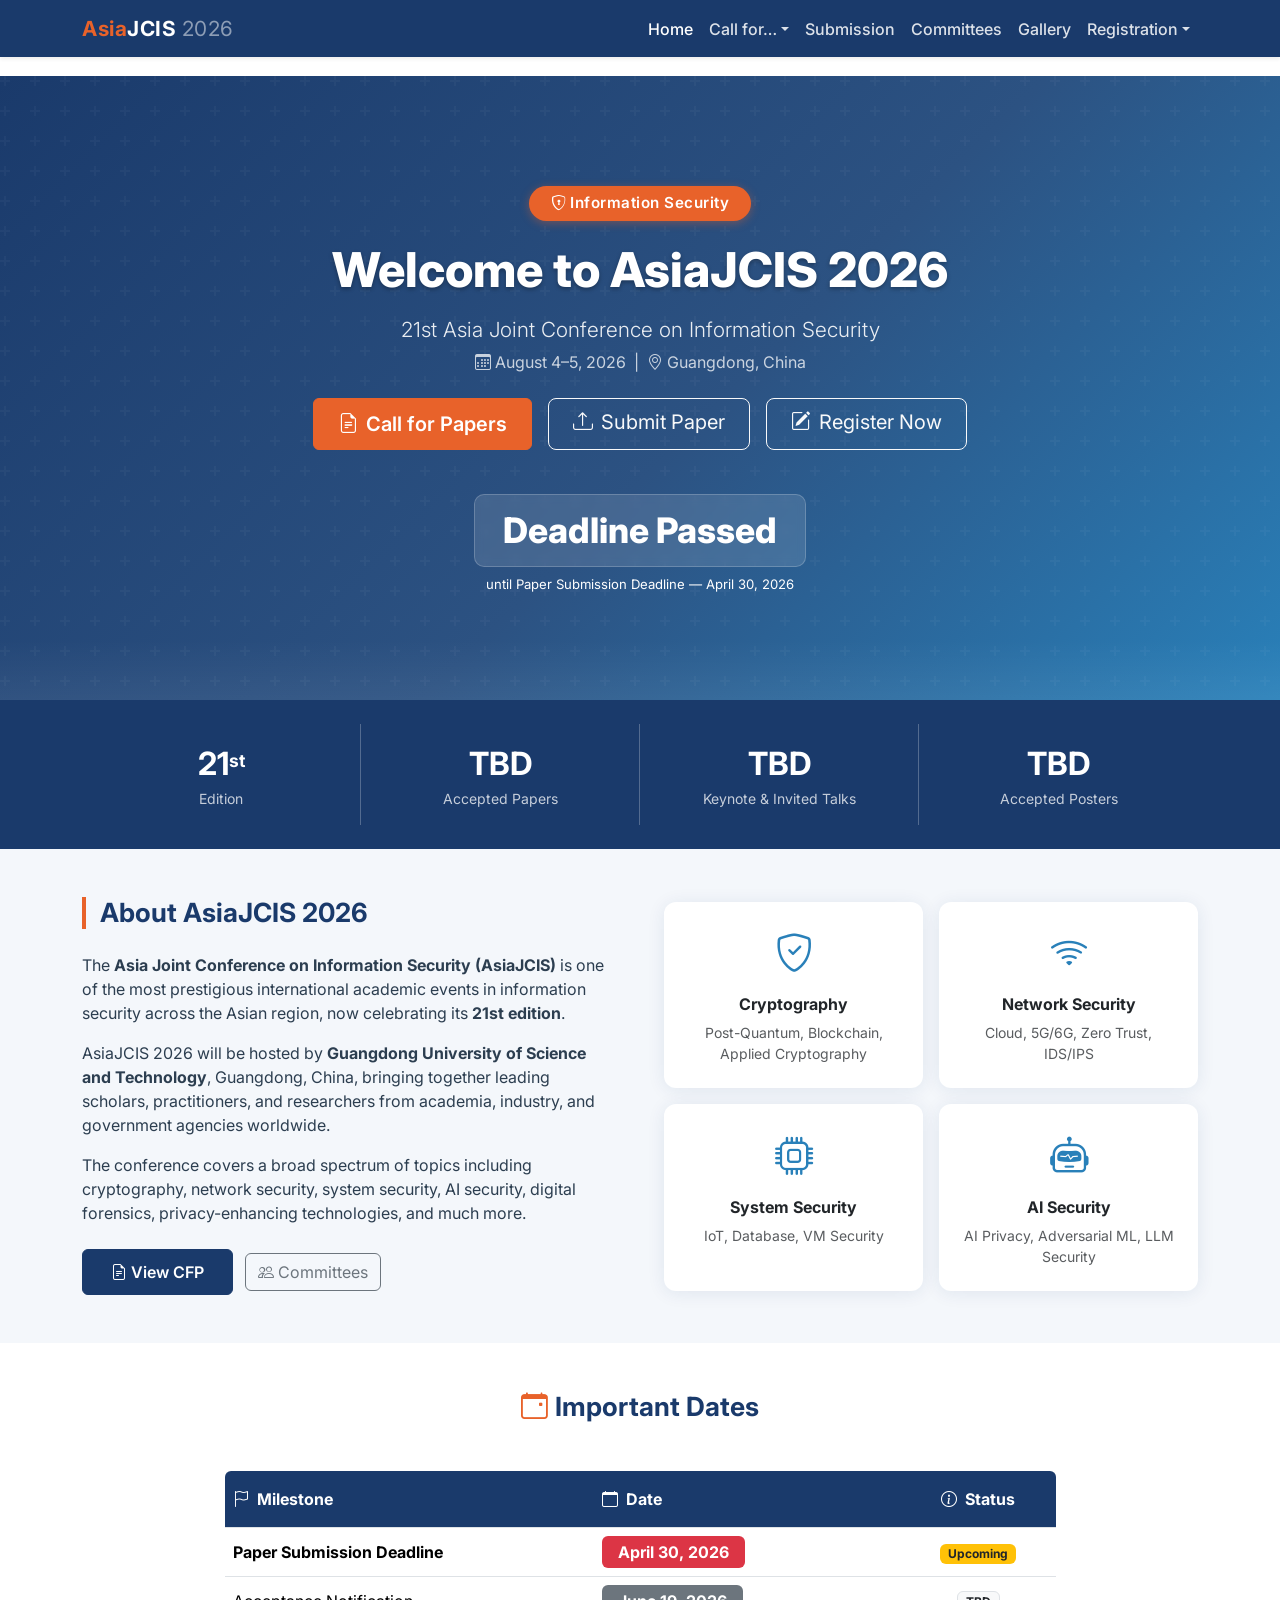
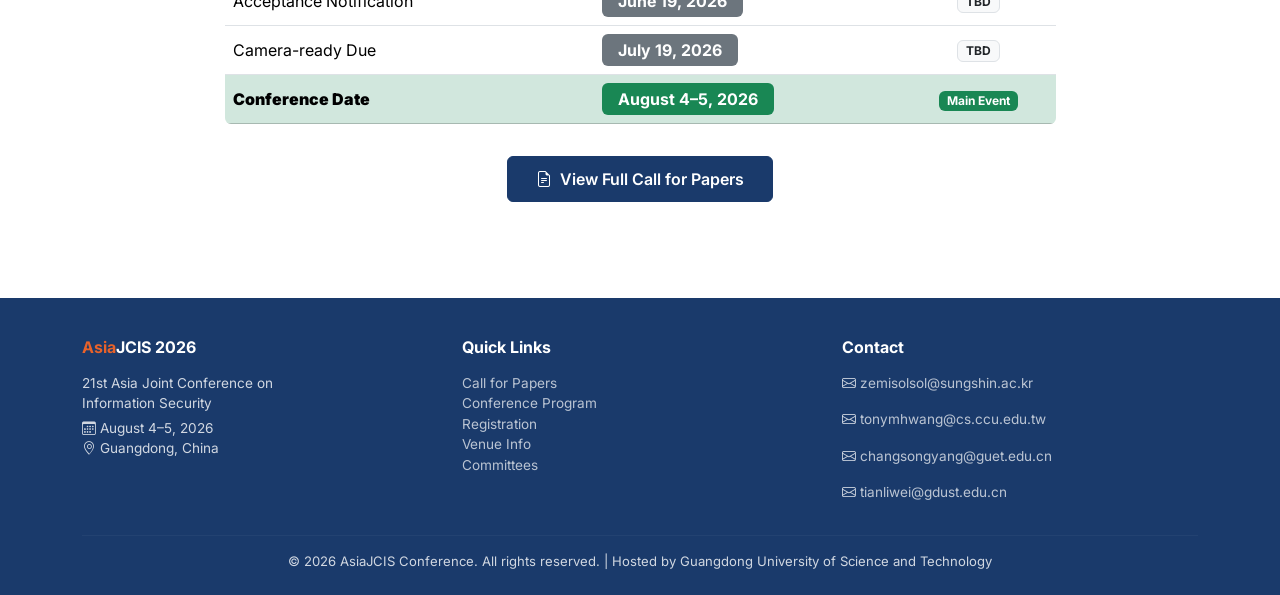
<file: index.html>
<!DOCTYPE html>
<html lang="en">
<head>
  <meta charset="UTF-8">
  <meta name="viewport" content="width=device-width, initial-scale=1.0">
  <title>AsiaJCIS 2026 – 21st Asia Joint Conference on Information Security</title>
  <link href="https://cdn.jsdelivr.net/npm/bootstrap@5.3.3/dist/css/bootstrap.min.css" rel="stylesheet">
  <link href="https://cdn.jsdelivr.net/npm/bootstrap-icons@1.11.3/font/bootstrap-icons.min.css" rel="stylesheet">
  <link href="https://fonts.googleapis.com/css2?family=Inter:wght@300;400;500;600;700;800&display=swap" rel="stylesheet">
  <link rel="stylesheet" href="css/style.css">
</head>
<body>
  <script src="js/nav.js"></script>

  <!-- ═══ HERO ═══ -->
  <section class="hero-section">
    <div class="container position-relative">
      <div class="hero-badge"><i class="bi bi-shield-lock me-1"></i>Information Security</div>
      <h1 class="mb-3">Welcome to AsiaJCIS 2026</h1>
      <p class="lead mb-1">21st Asia Joint Conference on Information Security</p>
      <p class="mb-4 opacity-75">
        <i class="bi bi-calendar3 me-1"></i>August 4–5, 2026
        &nbsp;|&nbsp;
        <i class="bi bi-geo-alt me-1"></i>Guangdong, China
      </p>
      <div class="d-flex flex-wrap gap-3 justify-content-center mb-4">
        <a href="callforpapers.html" class="btn btn-accent btn-lg px-4">
          <i class="bi bi-file-earmark-text me-2"></i>Call for Papers
        </a>
        <a href="submission.html" class="btn btn-outline-light btn-lg px-4">
          <i class="bi bi-upload me-2"></i>Submit Paper
        </a>
        <a href="registration.html" class="btn btn-outline-light btn-lg px-4">
          <i class="bi bi-pencil-square me-2"></i>Register Now
        </a>
      </div>
      <!-- Countdown -->
      <div class="countdown-box" id="countdown">
        <div class="countdown-unit"><div class="countdown-num" id="cd-days">--</div><div class="countdown-label">Days</div></div>
        <div class="countdown-unit"><div class="countdown-num" id="cd-hours">--</div><div class="countdown-label">Hours</div></div>
        <div class="countdown-unit"><div class="countdown-num" id="cd-mins">--</div><div class="countdown-label">Minutes</div></div>
        <div class="countdown-unit"><div class="countdown-num" id="cd-secs">--</div><div class="countdown-label">Seconds</div></div>
      </div>
      <p class="mt-2 opacity-60" style="font-size:.82rem;">until Paper Submission Deadline — April 30, 2026</p>
    </div>
  </section>

  <!-- ═══ QUICK STATS ═══ -->
  <section class="py-4 stats-bar">
    <div class="container-xl">
      <div class="row text-center text-white g-0">
        <div class="col-6 col-md-3 border-end border-white border-opacity-25 py-3">
          <div class="stat-num fw-bold">21<sup style="font-size:.55em;">st</sup></div>
          <div class="opacity-75 small">Edition</div>
        </div>
        <div class="col-6 col-md-3 border-end border-white border-opacity-25 py-3">
          <div class="stat-num fw-bold">TBD</div>
          <div class="opacity-75 small">Accepted Papers</div>
        </div>
        <div class="col-6 col-md-3 border-end border-white border-opacity-25 py-3">
          <div class="stat-num fw-bold">TBD</div>
          <div class="opacity-75 small">Keynote &amp; Invited Talks</div>
        </div>
        <div class="col-6 col-md-3 py-3">
          <div class="stat-num fw-bold">TBD</div>
          <div class="opacity-75 small">Accepted Posters</div>
        </div>
      </div>
    </div>
  </section>

  <!-- ═══ ABOUT ═══ -->
  <section class="py-5" style="background:var(--light-bg);">
    <div class="container-xl">
      <div class="row align-items-center g-5">
        <div class="col-lg-6">
          <h2 class="section-title">About AsiaJCIS 2026</h2>
          <p class="mb-3">The <strong>Asia Joint Conference on Information Security (AsiaJCIS)</strong> is one of the most prestigious international academic events in information security across the Asian region, now celebrating its <strong>21st edition</strong>.</p>
          <p class="mb-3">AsiaJCIS 2026 will be hosted by <strong>Guangdong University of Science and Technology</strong>, Guangdong, China, bringing together leading scholars, practitioners, and researchers from academia, industry, and government agencies worldwide.</p>
          <p class="mb-4">The conference covers a broad spectrum of topics including cryptography, network security, system security, AI security, digital forensics, privacy-enhancing technologies, and much more.</p>
          <a href="callforpapers.html" class="btn btn-primary-custom me-2">
            <i class="bi bi-file-earmark-text me-1"></i>View CFP
          </a>
          <a href="committee.html" class="btn btn-outline-secondary">
            <i class="bi bi-people me-1"></i>Committees
          </a>
        </div>
        <div class="col-lg-6">
          <div class="row g-3">
            <div class="col-6">
              <div class="card info-card h-100 text-center p-4">
                <div class="card-icon"><i class="bi bi-shield-check"></i></div>
                <h6 class="fw-bold">Cryptography</h6>
                <p class="small text-muted mb-0">Post-Quantum, Blockchain, Applied Cryptography</p>
              </div>
            </div>
            <div class="col-6">
              <div class="card info-card h-100 text-center p-4">
                <div class="card-icon"><i class="bi bi-wifi"></i></div>
                <h6 class="fw-bold">Network Security</h6>
                <p class="small text-muted mb-0">Cloud, 5G/6G, Zero Trust, IDS/IPS</p>
              </div>
            </div>
            <div class="col-6">
              <div class="card info-card h-100 text-center p-4">
                <div class="card-icon"><i class="bi bi-cpu"></i></div>
                <h6 class="fw-bold">System Security</h6>
                <p class="small text-muted mb-0">IoT, Database, VM Security</p>
              </div>
            </div>
            <div class="col-6">
              <div class="card info-card h-100 text-center p-4">
                <div class="card-icon"><i class="bi bi-robot"></i></div>
                <h6 class="fw-bold">AI Security</h6>
                <p class="small text-muted mb-0">AI Privacy, Adversarial ML, LLM Security</p>
              </div>
            </div>
          </div>
        </div>
      </div>
    </div>
  </section>

  <!-- ═══ IMPORTANT DATES ═══ -->
  <section class="py-5">
    <div class="container-xl">
      <div class="text-center mb-4">
        <h2 class="section-title d-inline-block" style="border-left:none; padding-left:0;">
          <i class="bi bi-calendar-event me-2" style="color:var(--accent);"></i>Important Dates
        </h2>
      </div>
      <div class="row justify-content-center">
        <div class="col-lg-9">
          <div class="table-responsive">
            <table class="table table-hover align-middle dates-table rounded overflow-hidden">
              <thead>
                <tr>
                  <th class="py-3"><i class="bi bi-flag me-2"></i>Milestone</th>
                  <th class="py-3"><i class="bi bi-calendar me-2"></i>Date</th>
                  <th class="py-3 text-center"><i class="bi bi-info-circle me-2"></i>Status</th>
                </tr>
              </thead>
              <tbody>
                <tr>
                  <td><strong>Paper Submission Deadline</strong></td>
                  <td><span class="badge bg-danger fs-6 px-3 py-2">April 30, 2026</span></td>
                  <td class="text-center"><span class="badge bg-warning text-dark">Upcoming</span></td>
                </tr>
                <tr>
                  <td>Acceptance Notification</td>
                  <td><span class="badge bg-secondary fs-6 px-3 py-2">June 19, 2026</span></td>
                  <td class="text-center"><span class="badge bg-light text-dark border">TBD</span></td>
                </tr>
                <tr>
                  <td>Camera-ready Due</td>
                  <td><span class="badge bg-secondary fs-6 px-3 py-2">July 19, 2026</span></td>
                  <td class="text-center"><span class="badge bg-light text-dark border">TBD</span></td>
                </tr>
                <tr class="table-success">
                  <td><strong>Conference Date</strong></td>
                  <td><span class="badge bg-success fs-6 px-3 py-2">August 4–5, 2026</span></td>
                  <td class="text-center"><span class="badge bg-success">Main Event</span></td>
                </tr>
              </tbody>
            </table>
          </div>
          <div class="text-center mt-3">
            <a href="callforpapers.html" class="btn btn-primary-custom">
              <i class="bi bi-file-earmark-text me-2"></i>View Full Call for Papers
            </a>
          </div>
        </div>
      </div>
    </div>
  </section>





  <script src="https://cdn.jsdelivr.net/npm/bootstrap@5.3.3/dist/js/bootstrap.bundle.min.js"></script>
  <script src="js/footer.js"></script>
  <script>
    // Countdown to Paper Submission Deadline: April 17, 2026
    const deadline = new Date('2026-04-30T23:59:59');
    function updateCountdown() {
      const now = new Date();
      const diff = deadline - now;
      if (diff <= 0) {
        document.getElementById('countdown').innerHTML = '<div class="countdown-unit"><div class="countdown-num">Deadline Passed</div></div>';
        return;
      }
      const d = Math.floor(diff / 86400000);
      const h = Math.floor((diff % 86400000) / 3600000);
      const m = Math.floor((diff % 3600000) / 60000);
      const s = Math.floor((diff % 60000) / 1000);
      document.getElementById('cd-days').textContent  = String(d).padStart(2,'0');
      document.getElementById('cd-hours').textContent = String(h).padStart(2,'0');
      document.getElementById('cd-mins').textContent  = String(m).padStart(2,'0');
      document.getElementById('cd-secs').textContent  = String(s).padStart(2,'0');
    }
    updateCountdown();
    setInterval(updateCountdown, 1000);
  </script>
</body>
</html>
</file>
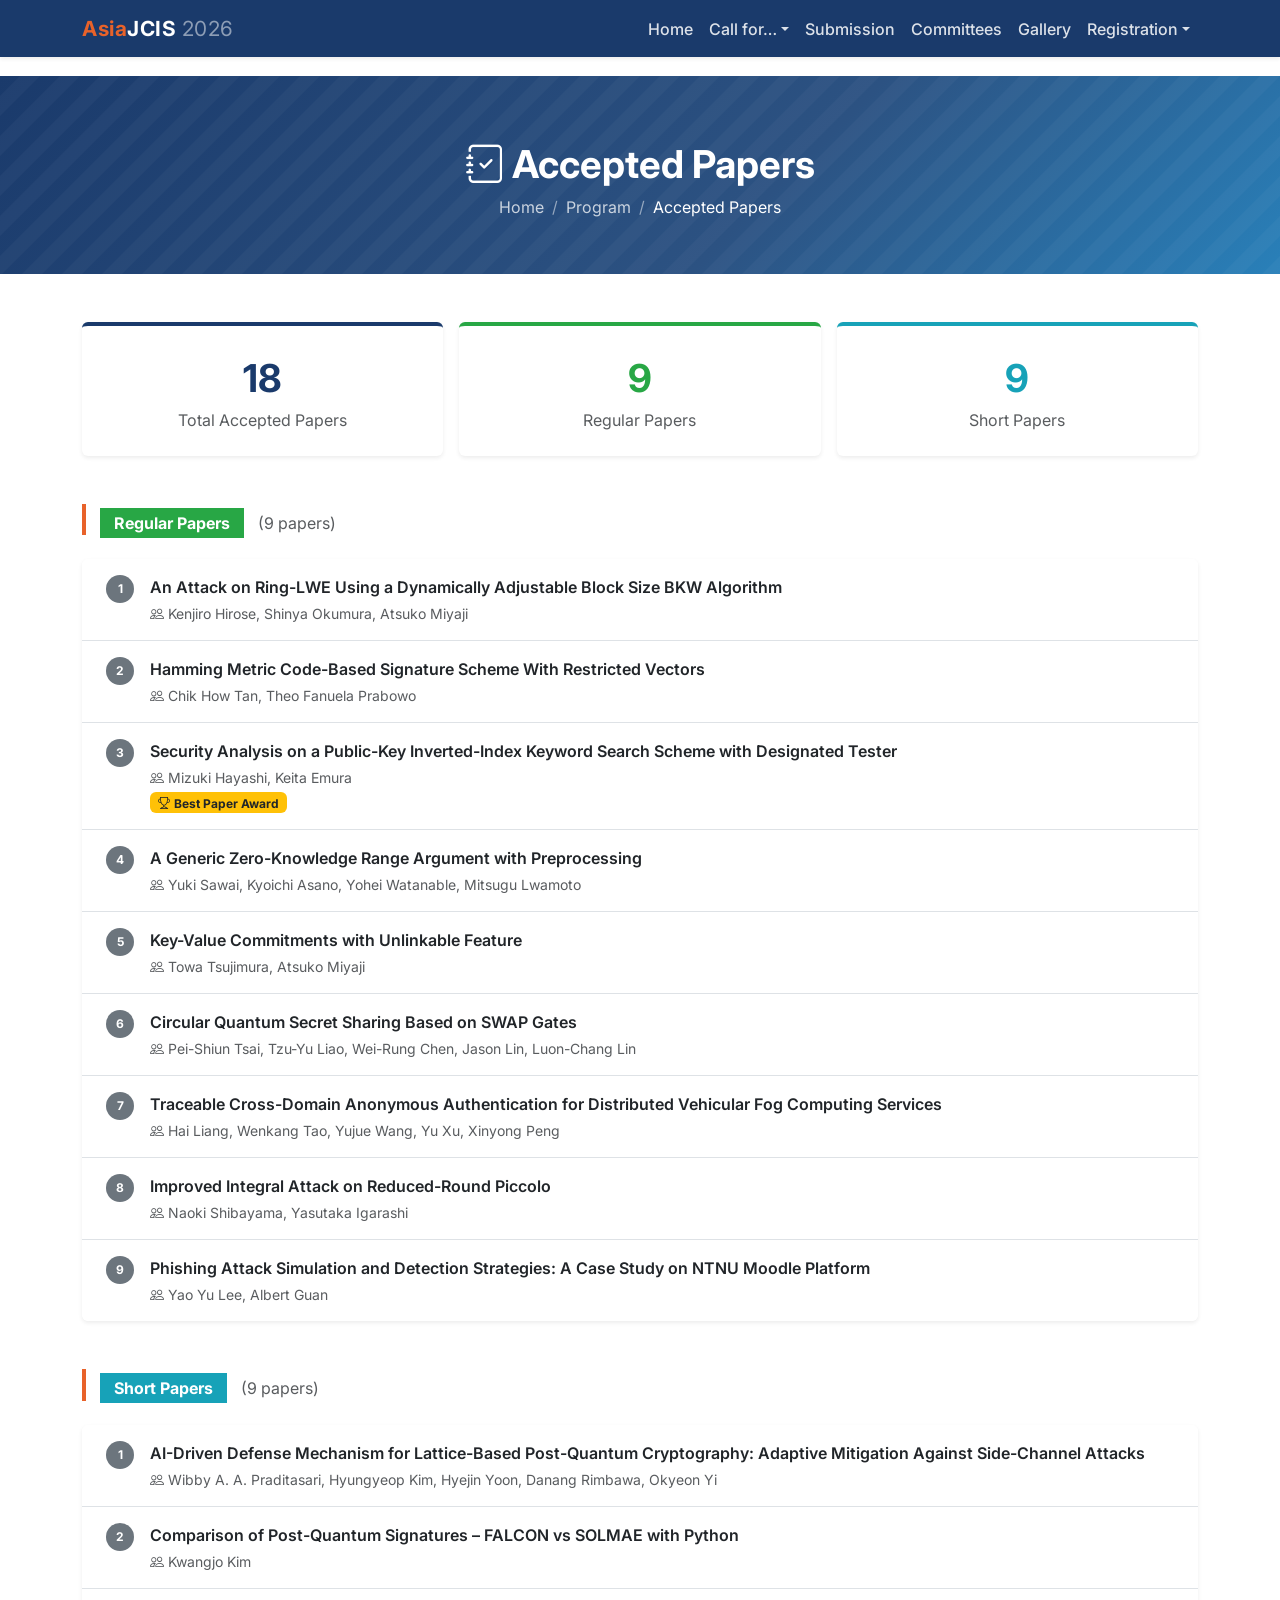
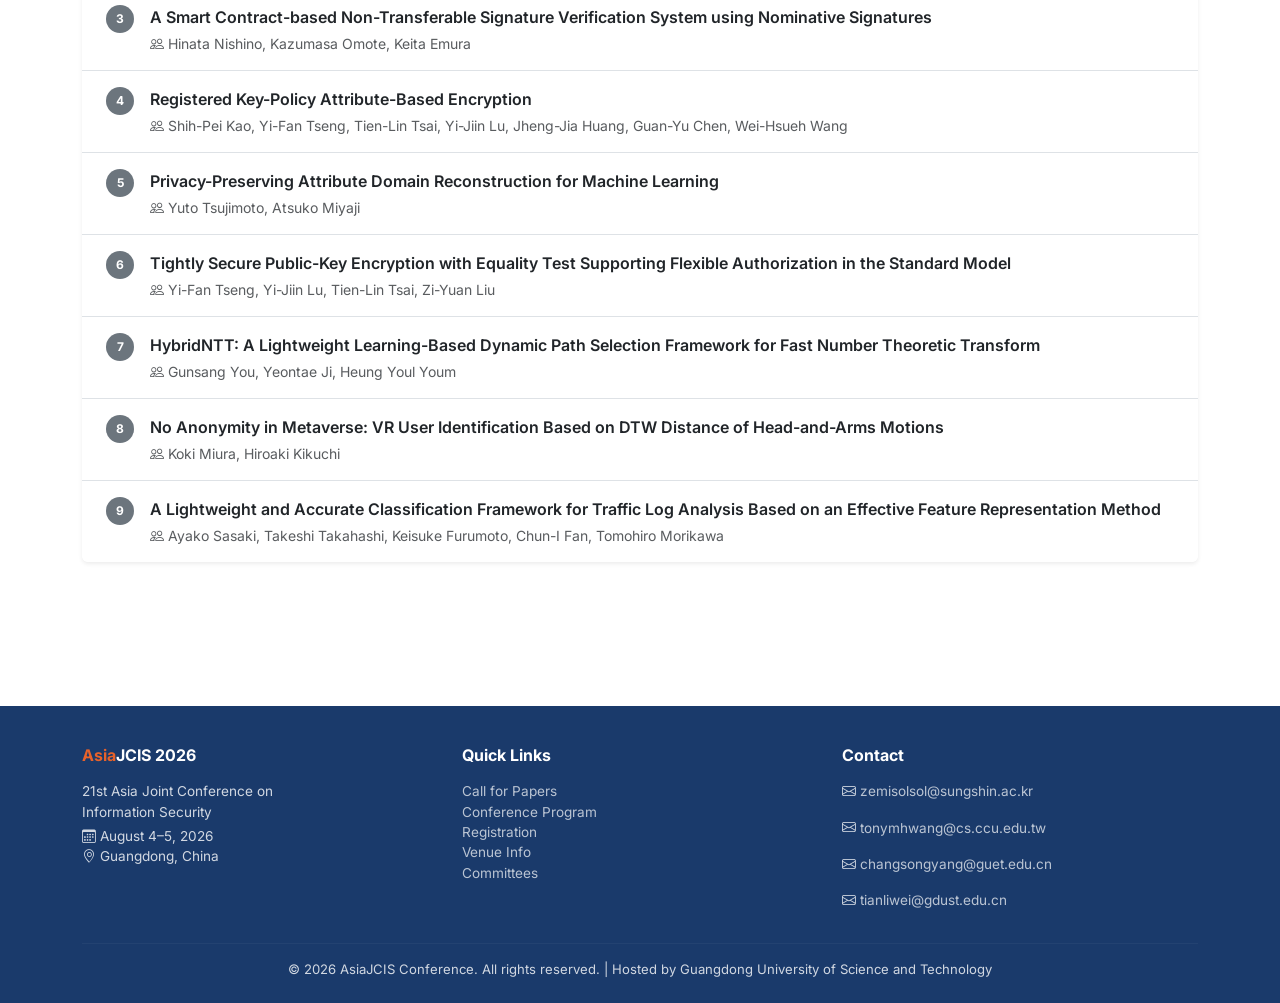
<file: acceptedpaper.html>
<!DOCTYPE html>
<html lang="en">
<head>
  <meta charset="UTF-8">
  <meta name="viewport" content="width=device-width, initial-scale=1.0">
  <title>Accepted Papers – AsiaJCIS 2026</title>
  <link href="https://cdn.jsdelivr.net/npm/bootstrap@5.3.3/dist/css/bootstrap.min.css" rel="stylesheet">
  <link href="https://cdn.jsdelivr.net/npm/bootstrap-icons@1.11.3/font/bootstrap-icons.min.css" rel="stylesheet">
  <link href="https://fonts.googleapis.com/css2?family=Inter:wght@300;400;500;600;700;800&display=swap" rel="stylesheet">
  <link rel="stylesheet" href="css/style.css">
</head>
<body>
  <script src="js/nav.js"></script>

  <div class="page-hero">
    <div class="container">
      <h1><i class="bi bi-journal-check me-2"></i>Accepted Papers</h1>
      <nav aria-label="breadcrumb">
        <ol class="breadcrumb mb-0">
          <li class="breadcrumb-item"><a href="index.html">Home</a></li>
          <li class="breadcrumb-item"><a href="program.html">Program</a></li>
          <li class="breadcrumb-item active">Accepted Papers</li>
        </ol>
      </nav>
    </div>
  </div>

  <main class="py-5">
    <div class="container-xl">

      <!-- Stats -->
      <div class="row g-3 mb-5">
        <div class="col-sm-4">
          <div class="card border-0 text-center p-4 shadow-sm" style="border-top:4px solid var(--primary)!important;">
            <div class="fw-bold" style="font-size:2.4rem;color:var(--primary);">18</div>
            <div class="text-muted">Total Accepted Papers</div>
          </div>
        </div>
        <div class="col-sm-4">
          <div class="card border-0 text-center p-4 shadow-sm" style="border-top:4px solid #28a745!important;">
            <div class="fw-bold" style="font-size:2.4rem;color:#28a745;">9</div>
            <div class="text-muted">Regular Papers</div>
          </div>
        </div>
        <div class="col-sm-4">
          <div class="card border-0 text-center p-4 shadow-sm" style="border-top:4px solid #17a2b8!important;">
            <div class="fw-bold" style="font-size:2.4rem;color:#17a2b8;">9</div>
            <div class="text-muted">Short Papers</div>
          </div>
        </div>
      </div>

      <!-- Regular Papers -->
      <section class="mb-5">
        <h2 class="section-title">
          <span class="label-regular prog-type-badge me-2" style="font-size:1rem;padding:5px 14px;">Regular Papers</span>
          <span class="text-muted fs-6 fw-normal">(9 papers)</span>
        </h2>
        <div class="list-group list-group-flush shadow-sm rounded overflow-hidden">
          <div class="list-group-item py-3 px-4">
            <div class="d-flex gap-3">
              <span class="badge bg-secondary text-white rounded-circle d-flex align-items-center justify-content-center" style="min-width:28px;height:28px;">1</span>
              <div>
                <p class="fw-semibold mb-1">An Attack on Ring-LWE Using a Dynamically Adjustable Block Size BKW Algorithm</p>
                <p class="text-muted small mb-0"><i class="bi bi-people me-1"></i>Kenjiro Hirose, Shinya Okumura, Atsuko Miyaji</p>
              </div>
            </div>
          </div>
          <div class="list-group-item py-3 px-4">
            <div class="d-flex gap-3">
              <span class="badge bg-secondary text-white rounded-circle d-flex align-items-center justify-content-center" style="min-width:28px;height:28px;">2</span>
              <div>
                <p class="fw-semibold mb-1">Hamming Metric Code-Based Signature Scheme With Restricted Vectors</p>
                <p class="text-muted small mb-0"><i class="bi bi-people me-1"></i>Chik How Tan, Theo Fanuela Prabowo</p>
              </div>
            </div>
          </div>
          <div class="list-group-item py-3 px-4">
            <div class="d-flex gap-3">
              <span class="badge bg-secondary text-white rounded-circle d-flex align-items-center justify-content-center" style="min-width:28px;height:28px;">3</span>
              <div>
                <p class="fw-semibold mb-1">Security Analysis on a Public-Key Inverted-Index Keyword Search Scheme with Designated Tester</p>
                <p class="text-muted small mb-0"><i class="bi bi-people me-1"></i>Mizuki Hayashi, Keita Emura</p>
                <span class="badge bg-warning text-dark mt-1"><i class="bi bi-trophy me-1"></i>Best Paper Award</span>
              </div>
            </div>
          </div>
          <div class="list-group-item py-3 px-4">
            <div class="d-flex gap-3">
              <span class="badge bg-secondary text-white rounded-circle d-flex align-items-center justify-content-center" style="min-width:28px;height:28px;">4</span>
              <div>
                <p class="fw-semibold mb-1">A Generic Zero-Knowledge Range Argument with Preprocessing</p>
                <p class="text-muted small mb-0"><i class="bi bi-people me-1"></i>Yuki Sawai, Kyoichi Asano, Yohei Watanable, Mitsugu Lwamoto</p>
              </div>
            </div>
          </div>
          <div class="list-group-item py-3 px-4">
            <div class="d-flex gap-3">
              <span class="badge bg-secondary text-white rounded-circle d-flex align-items-center justify-content-center" style="min-width:28px;height:28px;">5</span>
              <div>
                <p class="fw-semibold mb-1">Key-Value Commitments with Unlinkable Feature</p>
                <p class="text-muted small mb-0"><i class="bi bi-people me-1"></i>Towa Tsujimura, Atsuko Miyaji</p>
              </div>
            </div>
          </div>
          <div class="list-group-item py-3 px-4">
            <div class="d-flex gap-3">
              <span class="badge bg-secondary text-white rounded-circle d-flex align-items-center justify-content-center" style="min-width:28px;height:28px;">6</span>
              <div>
                <p class="fw-semibold mb-1">Circular Quantum Secret Sharing Based on SWAP Gates</p>
                <p class="text-muted small mb-0"><i class="bi bi-people me-1"></i>Pei-Shiun Tsai, Tzu-Yu Liao, Wei-Rung Chen, Jason Lin, Luon-Chang Lin</p>
              </div>
            </div>
          </div>
          <div class="list-group-item py-3 px-4">
            <div class="d-flex gap-3">
              <span class="badge bg-secondary text-white rounded-circle d-flex align-items-center justify-content-center" style="min-width:28px;height:28px;">7</span>
              <div>
                <p class="fw-semibold mb-1">Traceable Cross-Domain Anonymous Authentication for Distributed Vehicular Fog Computing Services</p>
                <p class="text-muted small mb-0"><i class="bi bi-people me-1"></i>Hai Liang, Wenkang Tao, Yujue Wang, Yu Xu, Xinyong Peng</p>
              </div>
            </div>
          </div>
          <div class="list-group-item py-3 px-4">
            <div class="d-flex gap-3">
              <span class="badge bg-secondary text-white rounded-circle d-flex align-items-center justify-content-center" style="min-width:28px;height:28px;">8</span>
              <div>
                <p class="fw-semibold mb-1">Improved Integral Attack on Reduced-Round Piccolo</p>
                <p class="text-muted small mb-0"><i class="bi bi-people me-1"></i>Naoki Shibayama, Yasutaka Igarashi</p>
              </div>
            </div>
          </div>
          <div class="list-group-item py-3 px-4">
            <div class="d-flex gap-3">
              <span class="badge bg-secondary text-white rounded-circle d-flex align-items-center justify-content-center" style="min-width:28px;height:28px;">9</span>
              <div>
                <p class="fw-semibold mb-1">Phishing Attack Simulation and Detection Strategies: A Case Study on NTNU Moodle Platform</p>
                <p class="text-muted small mb-0"><i class="bi bi-people me-1"></i>Yao Yu Lee, Albert Guan</p>
              </div>
            </div>
          </div>
        </div>
      </section>

      <!-- Short Papers -->
      <section class="mb-5">
        <h2 class="section-title">
          <span class="label-short prog-type-badge me-2" style="font-size:1rem;padding:5px 14px;">Short Papers</span>
          <span class="text-muted fs-6 fw-normal">(9 papers)</span>
        </h2>
        <div class="list-group list-group-flush shadow-sm rounded overflow-hidden">
          <div class="list-group-item py-3 px-4">
            <div class="d-flex gap-3">
              <span class="badge bg-secondary text-white rounded-circle d-flex align-items-center justify-content-center" style="min-width:28px;height:28px;">1</span>
              <div>
                <p class="fw-semibold mb-1">AI-Driven Defense Mechanism for Lattice-Based Post-Quantum Cryptography: Adaptive Mitigation Against Side-Channel Attacks</p>
                <p class="text-muted small mb-0"><i class="bi bi-people me-1"></i>Wibby A. A. Praditasari, Hyungyeop Kim, Hyejin Yoon, Danang Rimbawa, Okyeon Yi</p>
              </div>
            </div>
          </div>
          <div class="list-group-item py-3 px-4">
            <div class="d-flex gap-3">
              <span class="badge bg-secondary text-white rounded-circle d-flex align-items-center justify-content-center" style="min-width:28px;height:28px;">2</span>
              <div>
                <p class="fw-semibold mb-1">Comparison of Post-Quantum Signatures – FALCON vs SOLMAE with Python</p>
                <p class="text-muted small mb-0"><i class="bi bi-people me-1"></i>Kwangjo Kim</p>
              </div>
            </div>
          </div>
          <div class="list-group-item py-3 px-4">
            <div class="d-flex gap-3">
              <span class="badge bg-secondary text-white rounded-circle d-flex align-items-center justify-content-center" style="min-width:28px;height:28px;">3</span>
              <div>
                <p class="fw-semibold mb-1">A Smart Contract-based Non-Transferable Signature Verification System using Nominative Signatures</p>
                <p class="text-muted small mb-0"><i class="bi bi-people me-1"></i>Hinata Nishino, Kazumasa Omote, Keita Emura</p>
              </div>
            </div>
          </div>
          <div class="list-group-item py-3 px-4">
            <div class="d-flex gap-3">
              <span class="badge bg-secondary text-white rounded-circle d-flex align-items-center justify-content-center" style="min-width:28px;height:28px;">4</span>
              <div>
                <p class="fw-semibold mb-1">Registered Key-Policy Attribute-Based Encryption</p>
                <p class="text-muted small mb-0"><i class="bi bi-people me-1"></i>Shih-Pei Kao, Yi-Fan Tseng, Tien-Lin Tsai, Yi-Jiin Lu, Jheng-Jia Huang, Guan-Yu Chen, Wei-Hsueh Wang</p>
              </div>
            </div>
          </div>
          <div class="list-group-item py-3 px-4">
            <div class="d-flex gap-3">
              <span class="badge bg-secondary text-white rounded-circle d-flex align-items-center justify-content-center" style="min-width:28px;height:28px;">5</span>
              <div>
                <p class="fw-semibold mb-1">Privacy-Preserving Attribute Domain Reconstruction for Machine Learning</p>
                <p class="text-muted small mb-0"><i class="bi bi-people me-1"></i>Yuto Tsujimoto, Atsuko Miyaji</p>
              </div>
            </div>
          </div>
          <div class="list-group-item py-3 px-4">
            <div class="d-flex gap-3">
              <span class="badge bg-secondary text-white rounded-circle d-flex align-items-center justify-content-center" style="min-width:28px;height:28px;">6</span>
              <div>
                <p class="fw-semibold mb-1">Tightly Secure Public-Key Encryption with Equality Test Supporting Flexible Authorization in the Standard Model</p>
                <p class="text-muted small mb-0"><i class="bi bi-people me-1"></i>Yi-Fan Tseng, Yi-Jiin Lu, Tien-Lin Tsai, Zi-Yuan Liu</p>
              </div>
            </div>
          </div>
          <div class="list-group-item py-3 px-4">
            <div class="d-flex gap-3">
              <span class="badge bg-secondary text-white rounded-circle d-flex align-items-center justify-content-center" style="min-width:28px;height:28px;">7</span>
              <div>
                <p class="fw-semibold mb-1">HybridNTT: A Lightweight Learning-Based Dynamic Path Selection Framework for Fast Number Theoretic Transform</p>
                <p class="text-muted small mb-0"><i class="bi bi-people me-1"></i>Gunsang You, Yeontae Ji, Heung Youl Youm</p>
              </div>
            </div>
          </div>
          <div class="list-group-item py-3 px-4">
            <div class="d-flex gap-3">
              <span class="badge bg-secondary text-white rounded-circle d-flex align-items-center justify-content-center" style="min-width:28px;height:28px;">8</span>
              <div>
                <p class="fw-semibold mb-1">No Anonymity in Metaverse: VR User Identification Based on DTW Distance of Head-and-Arms Motions</p>
                <p class="text-muted small mb-0"><i class="bi bi-people me-1"></i>Koki Miura, Hiroaki Kikuchi</p>
              </div>
            </div>
          </div>
          <div class="list-group-item py-3 px-4">
            <div class="d-flex gap-3">
              <span class="badge bg-secondary text-white rounded-circle d-flex align-items-center justify-content-center" style="min-width:28px;height:28px;">9</span>
              <div>
                <p class="fw-semibold mb-1">A Lightweight and Accurate Classification Framework for Traffic Log Analysis Based on an Effective Feature Representation Method</p>
                <p class="text-muted small mb-0"><i class="bi bi-people me-1"></i>Ayako Sasaki, Takeshi Takahashi, Keisuke Furumoto, Chun-I Fan, Tomohiro Morikawa</p>
              </div>
            </div>
          </div>
        </div>
      </section>

    </div>
  </main>

  <script src="https://cdn.jsdelivr.net/npm/bootstrap@5.3.3/dist/js/bootstrap.bundle.min.js"></script>
  <script src="js/footer.js"></script>
</body>
</html>
</file>
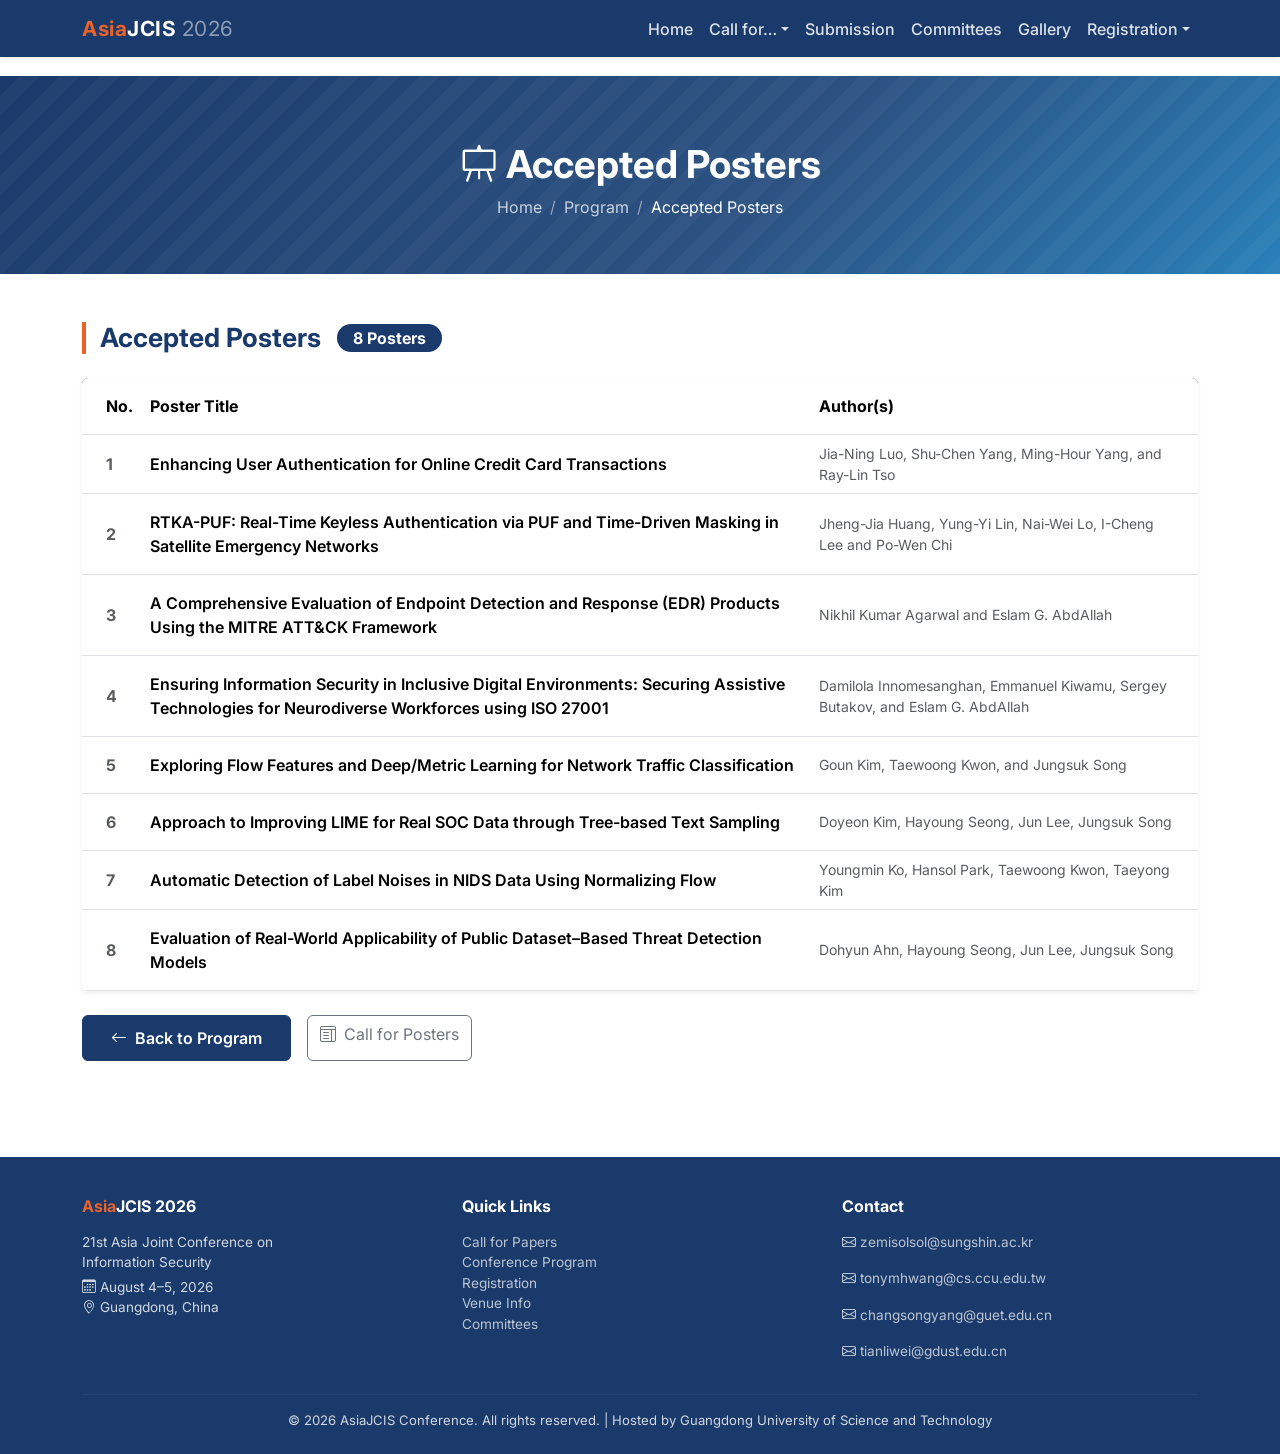
<file: acceptedposter.html>
<!DOCTYPE html>
<html lang="en">
<head>
  <meta charset="UTF-8">
  <meta name="viewport" content="width=device-width, initial-scale=1.0">
  <title>Accepted Posters – AsiaJCIS 2026</title>
  <link href="https://cdn.jsdelivr.net/npm/bootstrap@5.3.3/dist/css/bootstrap.min.css" rel="stylesheet">
  <link href="https://cdn.jsdelivr.net/npm/bootstrap-icons@1.11.3/font/bootstrap-icons.min.css" rel="stylesheet">
  <link href="https://fonts.googleapis.com/css2?family=Inter:wght@300;400;500;600;700;800&display=swap" rel="stylesheet">
  <link rel="stylesheet" href="css/style.css">
</head>
<body>
  <script src="js/nav.js"></script>

  <div class="page-hero">
    <div class="container">
      <h1><i class="bi bi-easel me-2"></i>Accepted Posters</h1>
      <nav aria-label="breadcrumb">
        <ol class="breadcrumb mb-0">
          <li class="breadcrumb-item"><a href="index.html">Home</a></li>
          <li class="breadcrumb-item"><a href="program.html">Program</a></li>
          <li class="breadcrumb-item active">Accepted Posters</li>
        </ol>
      </nav>
    </div>
  </div>

  <main class="py-5">
    <div class="container-xl">

      <div class="d-flex align-items-center gap-3 mb-4">
        <h2 class="section-title mb-0">Accepted Posters</h2>
        <span class="badge rounded-pill fs-6 px-3" style="background:var(--primary);">8 Posters</span>
      </div>

      <div class="table-responsive shadow-sm rounded">
        <table class="table table-hover align-middle mb-0">
          <thead style="background:var(--primary);color:#fff;">
            <tr>
              <th class="py-3 ps-4" style="width:60px;">No.</th>
              <th class="py-3">Poster Title</th>
              <th class="py-3 pe-4">Author(s)</th>
            </tr>
          </thead>
          <tbody>
            <tr>
              <td class="ps-4 fw-bold text-muted">1</td>
              <td class="fw-semibold py-3">Enhancing User Authentication for Online Credit Card Transactions</td>
              <td class="text-muted small pe-4">Jia-Ning Luo, Shu-Chen Yang, Ming-Hour Yang, and Ray-Lin Tso</td>
            </tr>
            <tr>
              <td class="ps-4 fw-bold text-muted">2</td>
              <td class="fw-semibold py-3">RTKA-PUF: Real-Time Keyless Authentication via PUF and Time-Driven Masking in Satellite Emergency Networks</td>
              <td class="text-muted small pe-4">Jheng-Jia Huang, Yung-Yi Lin, Nai-Wei Lo, I-Cheng Lee and Po-Wen Chi</td>
            </tr>
            <tr>
              <td class="ps-4 fw-bold text-muted">3</td>
              <td class="fw-semibold py-3">A Comprehensive Evaluation of Endpoint Detection and Response (EDR) Products Using the MITRE ATT&amp;CK Framework</td>
              <td class="text-muted small pe-4">Nikhil Kumar Agarwal and Eslam G. AbdAllah</td>
            </tr>
            <tr>
              <td class="ps-4 fw-bold text-muted">4</td>
              <td class="fw-semibold py-3">Ensuring Information Security in Inclusive Digital Environments: Securing Assistive Technologies for Neurodiverse Workforces using ISO 27001</td>
              <td class="text-muted small pe-4">Damilola Innomesanghan, Emmanuel Kiwamu, Sergey Butakov, and Eslam G. AbdAllah</td>
            </tr>
            <tr>
              <td class="ps-4 fw-bold text-muted">5</td>
              <td class="fw-semibold py-3">Exploring Flow Features and Deep/Metric Learning for Network Traffic Classification</td>
              <td class="text-muted small pe-4">Goun Kim, Taewoong Kwon, and Jungsuk Song</td>
            </tr>
            <tr>
              <td class="ps-4 fw-bold text-muted">6</td>
              <td class="fw-semibold py-3">Approach to Improving LIME for Real SOC Data through Tree-based Text Sampling</td>
              <td class="text-muted small pe-4">Doyeon Kim, Hayoung Seong, Jun Lee, Jungsuk Song</td>
            </tr>
            <tr>
              <td class="ps-4 fw-bold text-muted">7</td>
              <td class="fw-semibold py-3">Automatic Detection of Label Noises in NIDS Data Using Normalizing Flow</td>
              <td class="text-muted small pe-4">Youngmin Ko, Hansol Park, Taewoong Kwon, Taeyong Kim</td>
            </tr>
            <tr>
              <td class="ps-4 fw-bold text-muted">8</td>
              <td class="fw-semibold py-3">Evaluation of Real-World Applicability of Public Dataset–Based Threat Detection Models</td>
              <td class="text-muted small pe-4">Dohyun Ahn, Hayoung Seong, Jun Lee, Jungsuk Song</td>
            </tr>
          </tbody>
        </table>
      </div>

      <div class="d-flex gap-3 mt-4">
        <a href="program.html" class="btn btn-primary-custom">
          <i class="bi bi-arrow-left me-2"></i>Back to Program
        </a>
        <a href="callforposters.html" class="btn btn-outline-secondary">
          <i class="bi bi-layout-text-window me-2"></i>Call for Posters
        </a>
      </div>

    </div>
  </main>

  <script src="https://cdn.jsdelivr.net/npm/bootstrap@5.3.3/dist/js/bootstrap.bundle.min.js"></script>
  <script src="js/footer.js"></script>
</body>
</html>
</file>
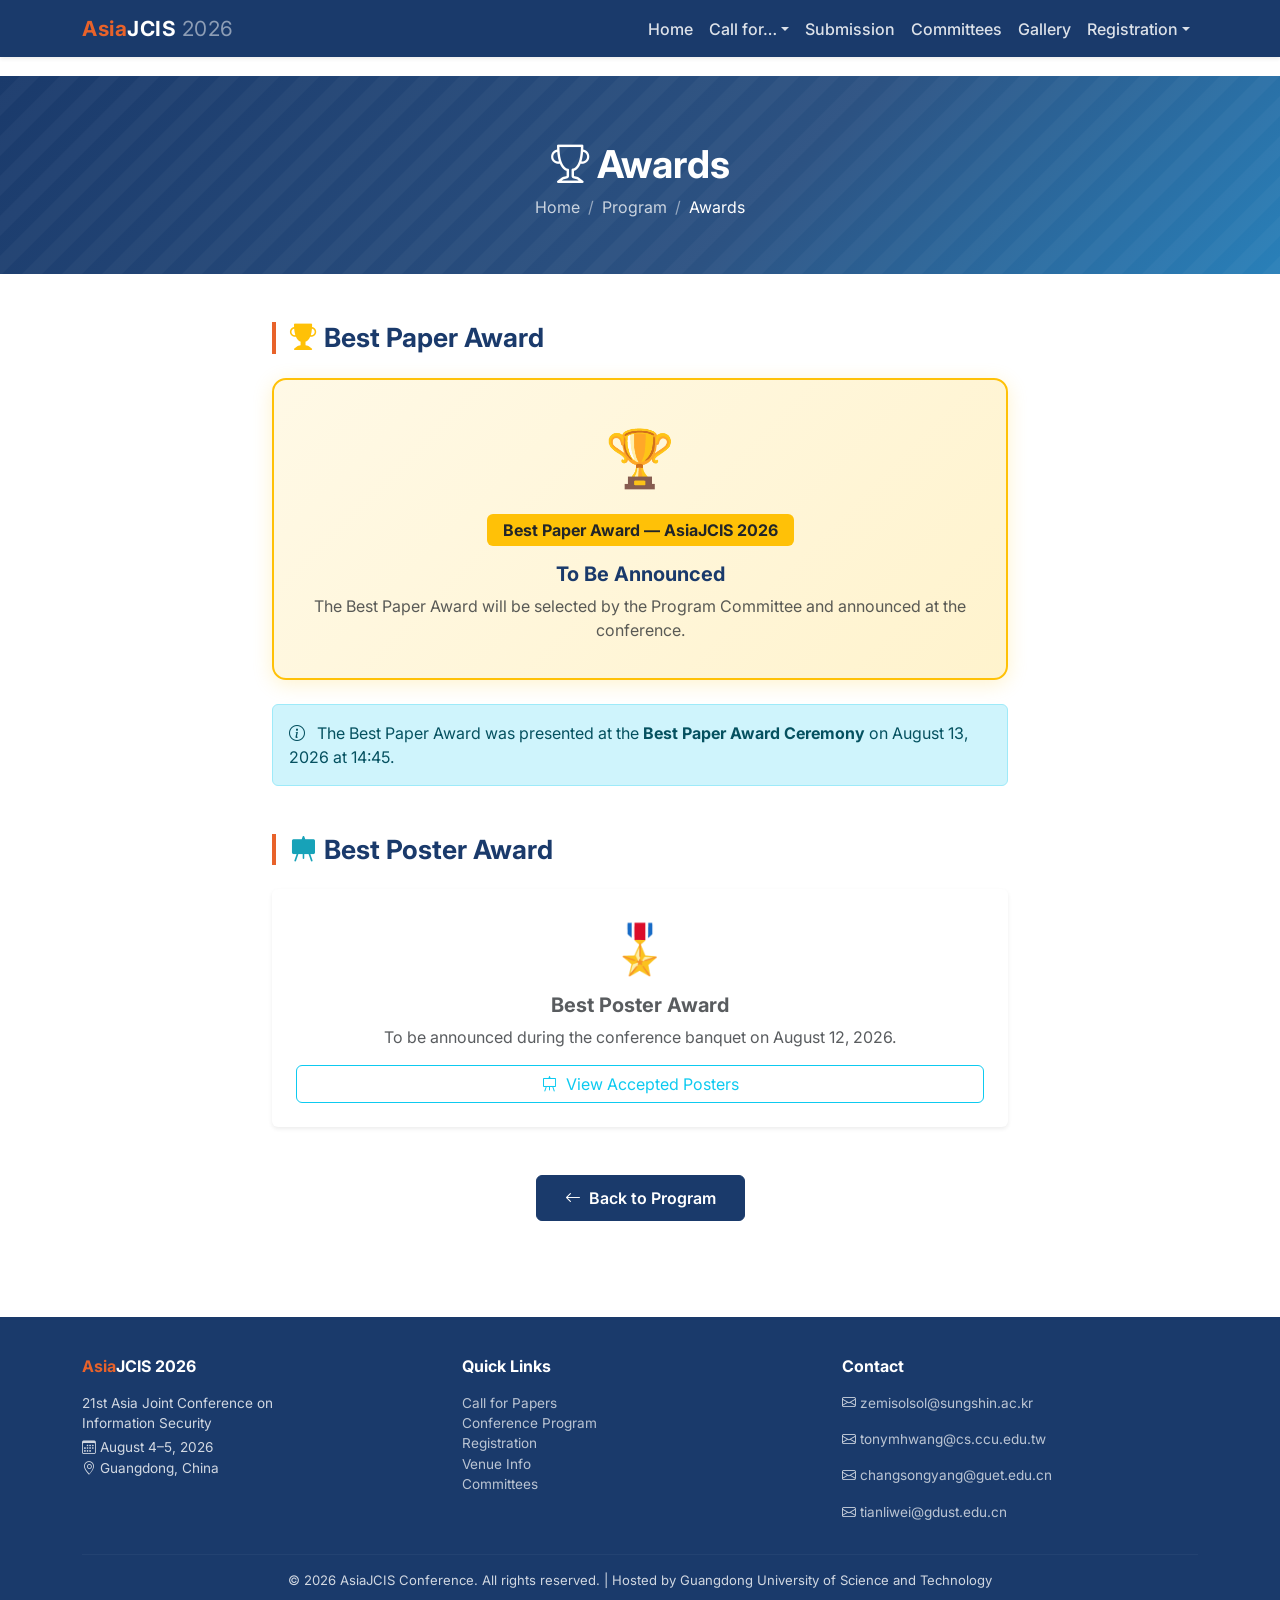
<file: awards.html>
<!DOCTYPE html>
<html lang="en">
<head>
  <meta charset="UTF-8">
  <meta name="viewport" content="width=device-width, initial-scale=1.0">
  <title>Awards – AsiaJCIS 2026</title>
  <link href="https://cdn.jsdelivr.net/npm/bootstrap@5.3.3/dist/css/bootstrap.min.css" rel="stylesheet">
  <link href="https://cdn.jsdelivr.net/npm/bootstrap-icons@1.11.3/font/bootstrap-icons.min.css" rel="stylesheet">
  <link href="https://fonts.googleapis.com/css2?family=Inter:wght@300;400;500;600;700;800&display=swap" rel="stylesheet">
  <link rel="stylesheet" href="css/style.css">
</head>
<body>
  <script src="js/nav.js"></script>

  <div class="page-hero">
    <div class="container">
      <h1><i class="bi bi-trophy me-2"></i>Awards</h1>
      <nav aria-label="breadcrumb">
        <ol class="breadcrumb mb-0">
          <li class="breadcrumb-item"><a href="index.html">Home</a></li>
          <li class="breadcrumb-item">Program</li>
          <li class="breadcrumb-item active">Awards</li>
        </ol>
      </nav>
    </div>
  </div>

  <main class="py-5">
    <div class="container-xl">
      <div class="row justify-content-center">
        <div class="col-lg-8">

          <!-- Best Paper Award -->
          <section class="mb-5">
            <h2 class="section-title"><i class="bi bi-trophy-fill me-2" style="color:#ffc107;"></i>Best Paper Award</h2>

            <div class="award-card mb-4">
              <div class="award-icon">🏆</div>
              <div class="badge bg-warning text-dark mb-3 px-3 py-2 fs-6">Best Paper Award — AsiaJCIS 2026</div>
              <h5 class="fw-bold mb-2" style="color:var(--primary);">To Be Announced</h5>
              <p class="text-muted mb-0">The Best Paper Award will be selected by the Program Committee and announced at the conference.</p>
            </div>

            <div class="alert alert-info">
              <i class="bi bi-info-circle me-2"></i>
              The Best Paper Award was presented at the <strong>Best Paper Award Ceremony</strong> on August 13, 2026 at 14:45.
            </div>
          </section>

          <!-- Best Poster Award -->
          <section class="mb-5">
            <h2 class="section-title"><i class="bi bi-easel-fill me-2" style="color:#17a2b8;"></i>Best Poster Award</h2>
            <div class="card border-0 shadow-sm p-4 text-center">
              <div style="font-size:3rem;" class="mb-2">🎖️</div>
              <h5 class="fw-bold text-muted">Best Poster Award</h5>
              <p class="text-muted">To be announced during the conference banquet on August 12, 2026.</p>
              <a href="acceptedposter.html" class="btn btn-outline-info">
                <i class="bi bi-easel me-2"></i>View Accepted Posters
              </a>
            </div>
          </section>

          <!-- Back to Program -->
          <div class="text-center">
            <a href="program.html" class="btn btn-primary-custom">
              <i class="bi bi-arrow-left me-2"></i>Back to Program
            </a>
          </div>

        </div>
      </div>
    </div>
  </main>

  <script src="https://cdn.jsdelivr.net/npm/bootstrap@5.3.3/dist/js/bootstrap.bundle.min.js"></script>
  <script src="js/footer.js"></script>
</body>
</html>
</file>
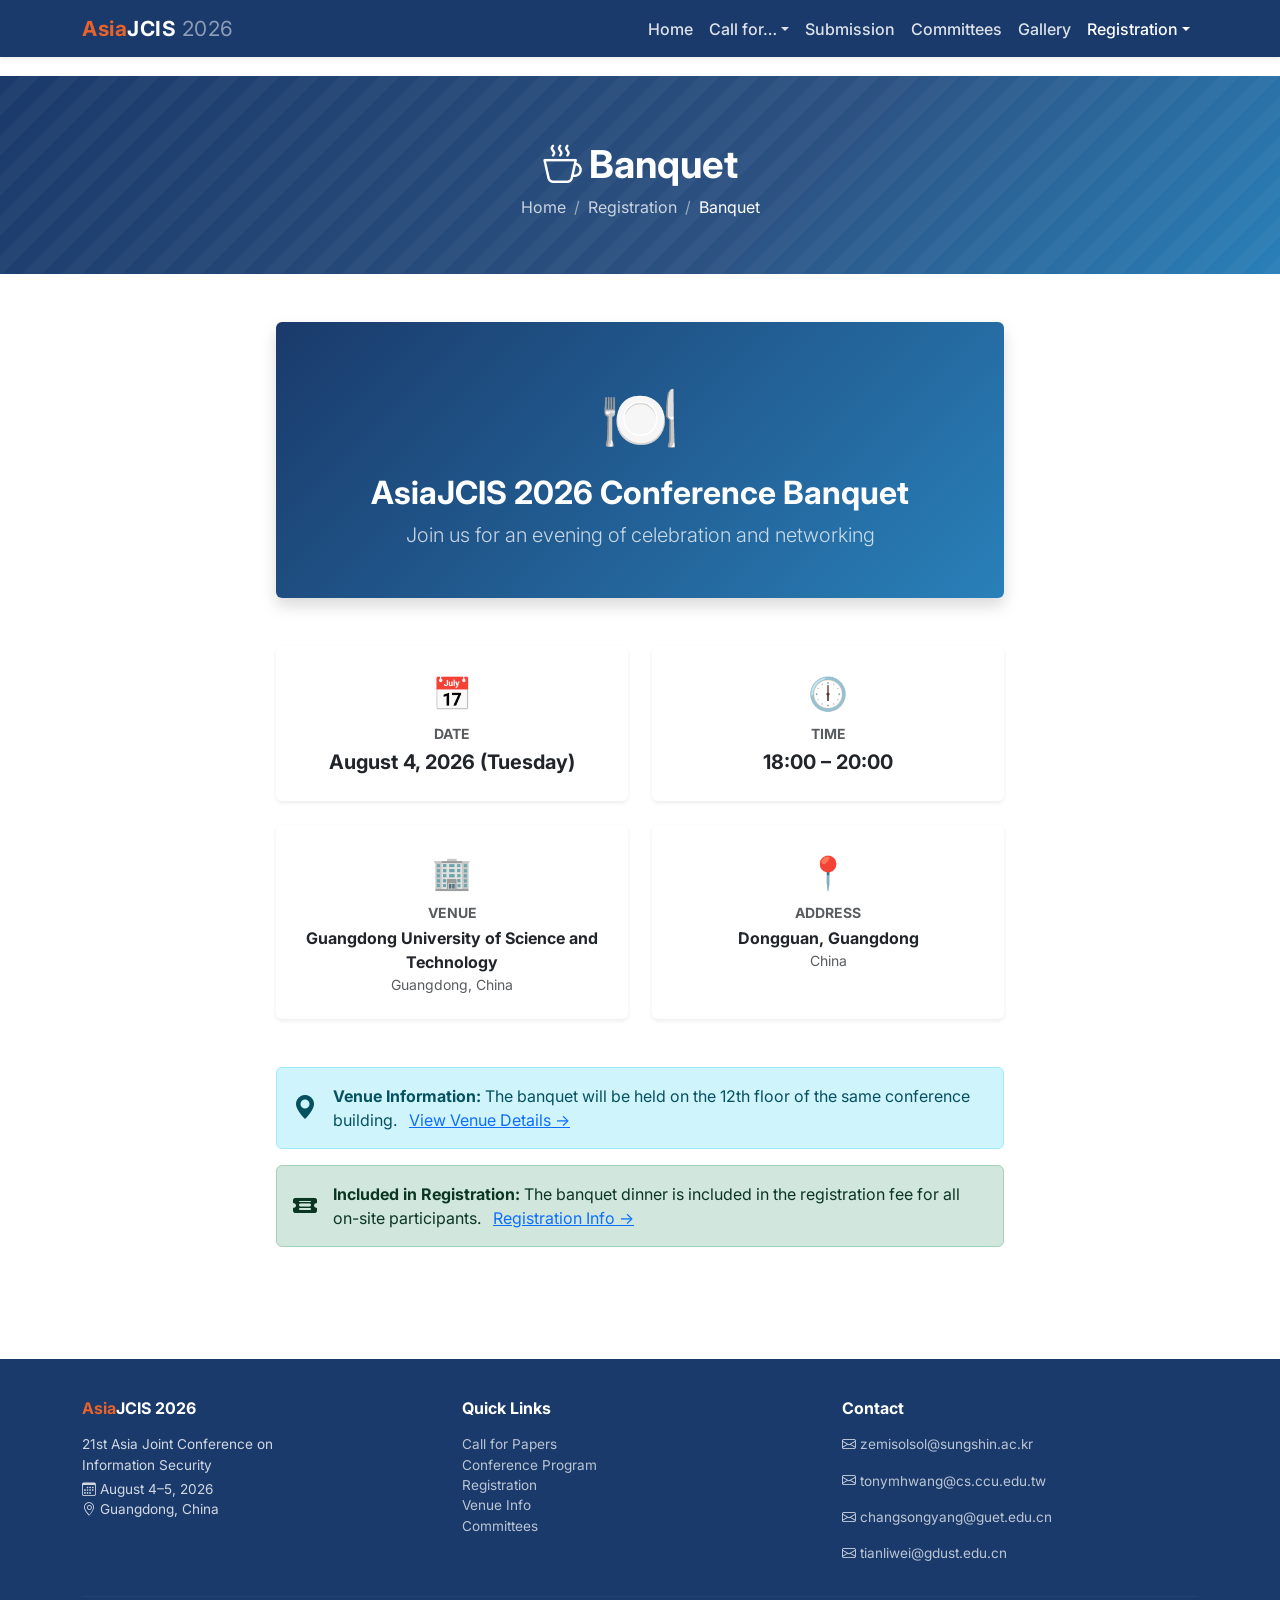
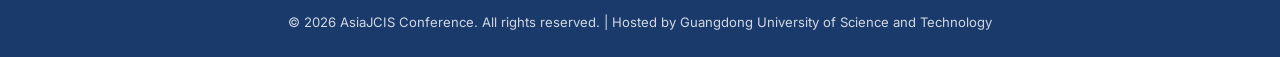
<file: banquet.html>
<!DOCTYPE html>
<html lang="en">
<head>
  <meta charset="UTF-8">
  <meta name="viewport" content="width=device-width, initial-scale=1.0">
  <title>Banquet – AsiaJCIS 2026</title>
  <link href="https://cdn.jsdelivr.net/npm/bootstrap@5.3.3/dist/css/bootstrap.min.css" rel="stylesheet">
  <link href="https://cdn.jsdelivr.net/npm/bootstrap-icons@1.11.3/font/bootstrap-icons.min.css" rel="stylesheet">
  <link href="https://fonts.googleapis.com/css2?family=Inter:wght@300;400;500;600;700;800&display=swap" rel="stylesheet">
  <link rel="stylesheet" href="css/style.css">
</head>
<body>
  <script src="js/nav.js"></script>

  <div class="page-hero">
    <div class="container">
      <h1><i class="bi bi-cup-hot me-2"></i>Banquet</h1>
      <nav aria-label="breadcrumb">
        <ol class="breadcrumb mb-0">
          <li class="breadcrumb-item"><a href="index.html">Home</a></li>
          <li class="breadcrumb-item">Registration</li>
          <li class="breadcrumb-item active">Banquet</li>
        </ol>
      </nav>
    </div>
  </div>

  <main class="py-5">
    <div class="container-xl">
      <div class="row g-5 justify-content-center">
        <div class="col-lg-8">

          <!-- Hero Banner -->
          <div class="card border-0 shadow mb-5 overflow-hidden" style="background:linear-gradient(135deg,var(--primary),#2980b9);">
            <div class="card-body p-5 text-white text-center">
              <div style="font-size:4rem;">🍽️</div>
              <h2 class="fw-bold mt-2">AsiaJCIS 2026 Conference Banquet</h2>
              <p class="lead opacity-75 mb-0">Join us for an evening of celebration and networking</p>
            </div>
          </div>

          <!-- Details -->
          <div class="row g-4 mb-5">
            <div class="col-sm-6">
              <div class="card border-0 shadow-sm text-center p-4 h-100">
                <div class="fs-2 mb-2">📅</div>
                <h6 class="fw-bold text-muted small text-uppercase mb-1">Date</h6>
                <p class="fw-bold fs-5 mb-0">August 4, 2026 (Tuesday)</p>
              </div>
            </div>
            <div class="col-sm-6">
              <div class="card border-0 shadow-sm text-center p-4 h-100">
                <div class="fs-2 mb-2">🕕</div>
                <h6 class="fw-bold text-muted small text-uppercase mb-1">Time</h6>
                <p class="fw-bold fs-5 mb-0">18:00 – 20:00</p>
              </div>
            </div>
            <div class="col-sm-6">
              <div class="card border-0 shadow-sm text-center p-4 h-100">
                <div class="fs-2 mb-2">🏢</div>
                <h6 class="fw-bold text-muted small text-uppercase mb-1">Venue</h6>
                <p class="fw-bold mb-0">Guangdong University of Science and Technology</p>
                <p class="text-muted small mb-0">Guangdong, China</p>
              </div>
            </div>
            <div class="col-sm-6">
              <div class="card border-0 shadow-sm text-center p-4 h-100">
                <div class="fs-2 mb-2">📍</div>
                <h6 class="fw-bold text-muted small text-uppercase mb-1">Address</h6>
                <p class="fw-bold mb-0">Dongguan, Guangdong</p>
                <p class="text-muted small mb-0">China</p>
              </div>
            </div>
          </div>

          <!-- Venue Link -->
          <div class="alert alert-info d-flex gap-3 align-items-center">
            <i class="bi bi-geo-alt-fill fs-4 flex-shrink-0"></i>
            <div>
              <strong>Venue Information:</strong> The banquet will be held on the 12th floor of the same conference building.
              <a href="venue.html" class="ms-2">View Venue Details →</a>
            </div>
          </div>

          <div class="alert alert-success d-flex gap-3 align-items-center">
            <i class="bi bi-ticket-detailed-fill fs-4 flex-shrink-0"></i>
            <div>
              <strong>Included in Registration:</strong> The banquet dinner is included in the registration fee for all on-site participants.
              <a href="registration.html" class="ms-2">Registration Info →</a>
            </div>
          </div>

        </div>
      </div>
    </div>
  </main>

  <script src="https://cdn.jsdelivr.net/npm/bootstrap@5.3.3/dist/js/bootstrap.bundle.min.js"></script>
  <script src="js/footer.js"></script>
</body>
</html>
</file>
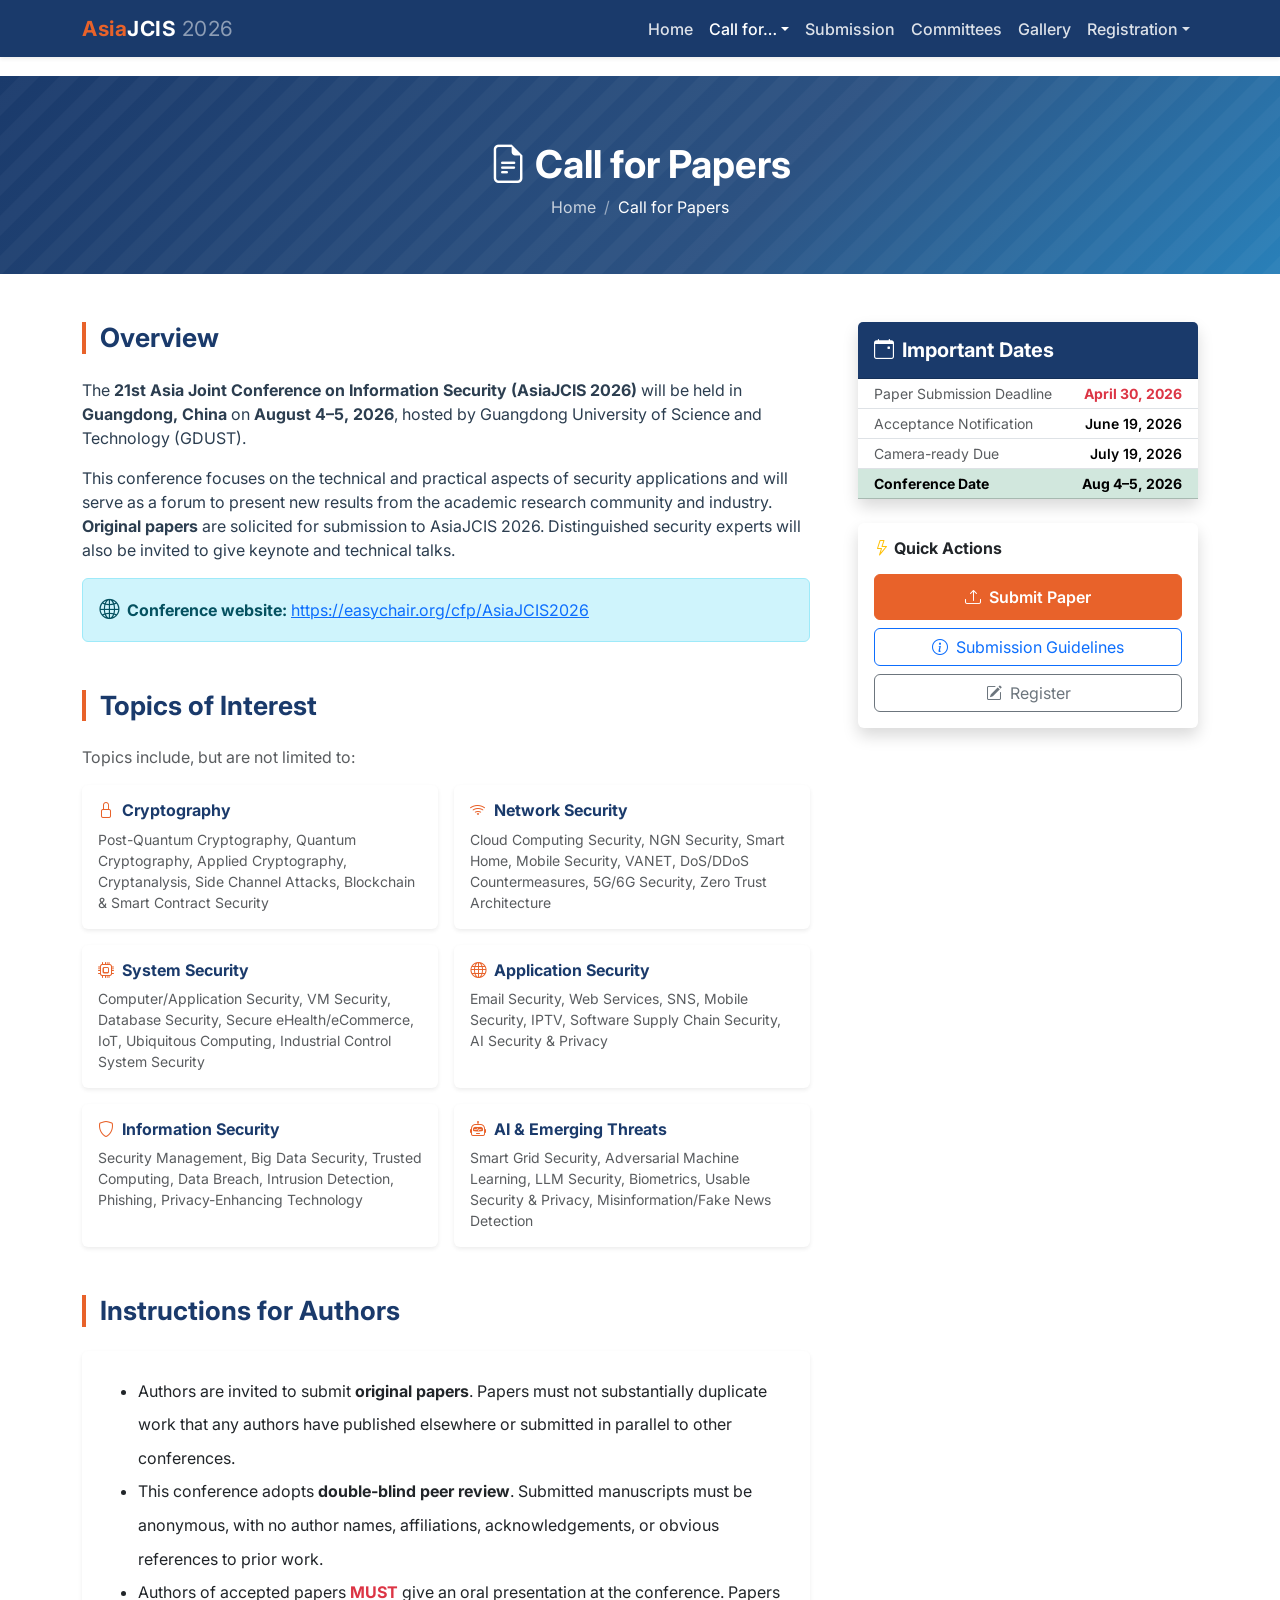
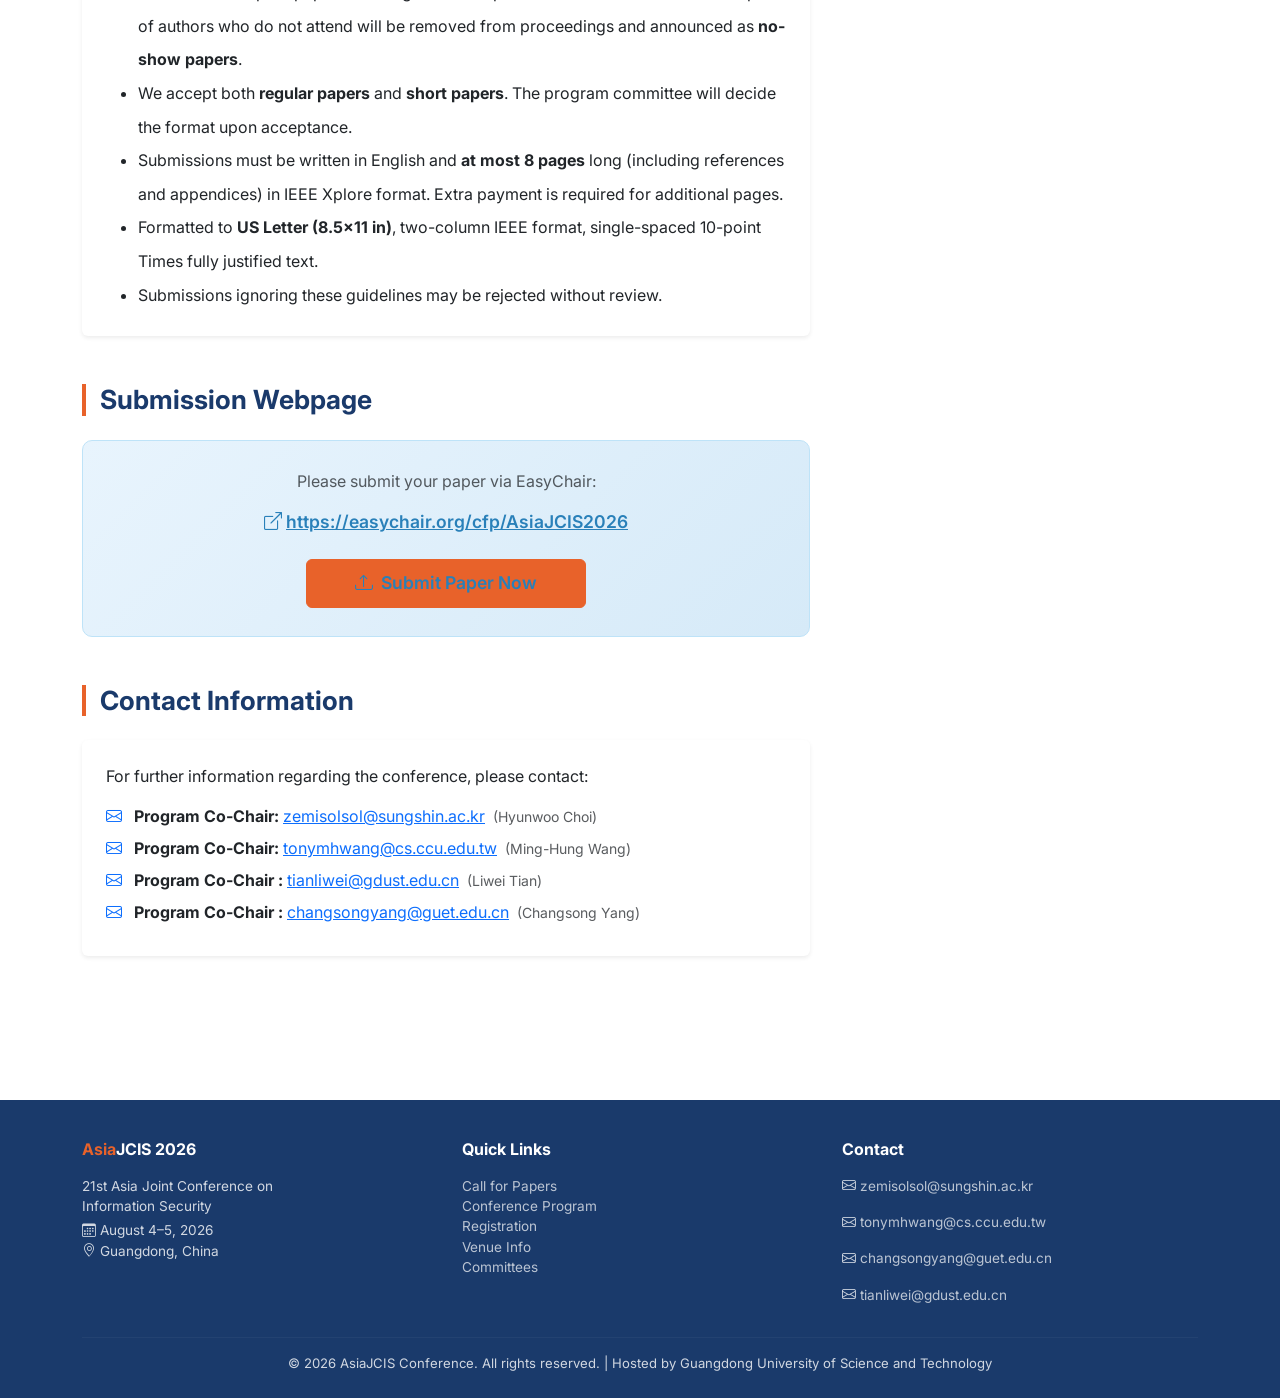
<file: callforpapers.html>
<!DOCTYPE html>
<html lang="en">
<head>
  <meta charset="UTF-8">
  <meta name="viewport" content="width=device-width, initial-scale=1.0">
  <title>Call for Papers – AsiaJCIS 2026</title>
  <link href="https://cdn.jsdelivr.net/npm/bootstrap@5.3.3/dist/css/bootstrap.min.css" rel="stylesheet">
  <link href="https://cdn.jsdelivr.net/npm/bootstrap-icons@1.11.3/font/bootstrap-icons.min.css" rel="stylesheet">
  <link href="https://fonts.googleapis.com/css2?family=Inter:wght@300;400;500;600;700;800&display=swap" rel="stylesheet">
  <link rel="stylesheet" href="css/style.css">
</head>
<body>
  <script src="js/nav.js"></script>

  <!-- Page Hero -->
  <div class="page-hero">
    <div class="container">
      <h1><i class="bi bi-file-earmark-text me-2"></i>Call for Papers</h1>
      <nav aria-label="breadcrumb">
        <ol class="breadcrumb mb-0">
          <li class="breadcrumb-item"><a href="index.html">Home</a></li>
          <li class="breadcrumb-item active">Call for Papers</li>
        </ol>
      </nav>
    </div>
  </div>

  <main class="py-5">
    <div class="container-xl">
      <div class="row g-5">

        <!-- Main Content -->
        <div class="col-lg-8">

          <!-- Overview -->
          <section class="mb-5">
            <h2 class="section-title">Overview</h2>
            <p>The <strong>21st Asia Joint Conference on Information Security (AsiaJCIS 2026)</strong> will be held in <strong>Guangdong, China</strong> on <strong>August 4–5, 2026</strong>, hosted by Guangdong University of Science and Technology (GDUST).</p>
            <p>This conference focuses on the technical and practical aspects of security applications and will serve as a forum to present new results from the academic research community and industry. <strong>Original papers</strong> are solicited for submission to AsiaJCIS 2026. Distinguished security experts will also be invited to give keynote and technical talks.</p>
            <div class="alert alert-info d-flex align-items-center mt-3">
              <i class="bi bi-globe2 me-2 fs-5 flex-shrink-0"></i>
              <span><strong>Conference website:</strong> <a href="https://easychair.org/cfp/AsiaJCIS2026" target="_blank">https://easychair.org/cfp/AsiaJCIS2026</a></span>
            </div>
          </section>

          <!-- Topics -->
          <section class="mb-5">
            <h2 class="section-title">Topics of Interest</h2>
            <p class="text-muted mb-3">Topics include, but are not limited to:</p>
            <div class="row g-3">
              <div class="col-md-6">
                <div class="card border-0 shadow-sm h-100">
                  <div class="card-body">
                    <h6 class="fw-bold mb-2" style="color:var(--primary);"><i class="bi bi-lock me-2" style="color:var(--accent);"></i>Cryptography</h6>
                    <p class="small mb-0 text-muted">Post-Quantum Cryptography, Quantum Cryptography, Applied Cryptography, Cryptanalysis, Side Channel Attacks, Blockchain &amp; Smart Contract Security</p>
                  </div>
                </div>
              </div>
              <div class="col-md-6">
                <div class="card border-0 shadow-sm h-100">
                  <div class="card-body">
                    <h6 class="fw-bold mb-2" style="color:var(--primary);"><i class="bi bi-wifi me-2" style="color:var(--accent);"></i>Network Security</h6>
                    <p class="small mb-0 text-muted">Cloud Computing Security, NGN Security, Smart Home, Mobile Security, VANET, DoS/DDoS Countermeasures, 5G/6G Security, Zero Trust Architecture</p>
                  </div>
                </div>
              </div>
              <div class="col-md-6">
                <div class="card border-0 shadow-sm h-100">
                  <div class="card-body">
                    <h6 class="fw-bold mb-2" style="color:var(--primary);"><i class="bi bi-cpu me-2" style="color:var(--accent);"></i>System Security</h6>
                    <p class="small mb-0 text-muted">Computer/Application Security, VM Security, Database Security, Secure eHealth/eCommerce, IoT, Ubiquitous Computing, Industrial Control System Security</p>
                  </div>
                </div>
              </div>
              <div class="col-md-6">
                <div class="card border-0 shadow-sm h-100">
                  <div class="card-body">
                    <h6 class="fw-bold mb-2" style="color:var(--primary);"><i class="bi bi-globe me-2" style="color:var(--accent);"></i>Application Security</h6>
                    <p class="small mb-0 text-muted">Email Security, Web Services, SNS, Mobile Security, IPTV, Software Supply Chain Security, AI Security &amp; Privacy</p>
                  </div>
                </div>
              </div>
              <div class="col-md-6">
                <div class="card border-0 shadow-sm h-100">
                  <div class="card-body">
                    <h6 class="fw-bold mb-2" style="color:var(--primary);"><i class="bi bi-shield me-2" style="color:var(--accent);"></i>Information Security</h6>
                    <p class="small mb-0 text-muted">Security Management, Big Data Security, Trusted Computing, Data Breach, Intrusion Detection, Phishing, Privacy-Enhancing Technology</p>
                  </div>
                </div>
              </div>
              <div class="col-md-6">
                <div class="card border-0 shadow-sm h-100">
                  <div class="card-body">
                    <h6 class="fw-bold mb-2" style="color:var(--primary);"><i class="bi bi-robot me-2" style="color:var(--accent);"></i>AI &amp; Emerging Threats</h6>
                    <p class="small mb-0 text-muted">Smart Grid Security, Adversarial Machine Learning, LLM Security, Biometrics, Usable Security &amp; Privacy, Misinformation/Fake News Detection</p>
                  </div>
                </div>
              </div>
            </div>
          </section>

          <!-- Instructions for Authors -->
          <section class="mb-5">
            <h2 class="section-title">Instructions for Authors</h2>
            <div class="card border-0 shadow-sm">
              <div class="card-body p-4">
                <ul class="mb-0" style="line-height:2.1;">
                  <li>Authors are invited to submit <strong>original papers</strong>. Papers must not substantially duplicate work that any authors have published elsewhere or submitted in parallel to other conferences.</li>
                  <li>This conference adopts <strong>double-blind peer review</strong>. Submitted manuscripts must be anonymous, with no author names, affiliations, acknowledgements, or obvious references to prior work.</li>
                  <li>Authors of accepted papers <strong class="text-danger">MUST</strong> give an oral presentation at the conference. Papers of authors who do not attend will be removed from proceedings and announced as <strong>no-show papers</strong>.</li>
                  <li>We accept both <strong>regular papers</strong> and <strong>short papers</strong>. The program committee will decide the format upon acceptance.</li>
                  <li>Submissions must be written in English and <strong>at most 8 pages</strong> long (including references and appendices) in IEEE Xplore format. Extra payment is required for additional pages.</li>
                  <li>Formatted to <strong>US Letter (8.5×11 in)</strong>, two-column IEEE format, single-spaced 10-point Times fully justified text.</li>
                  <li>Submissions ignoring these guidelines may be rejected without review.</li>
                </ul>
              </div>
            </div>
          </section>

          <!-- Submission Link -->
          <section class="mb-5">
            <h2 class="section-title">Submission Webpage</h2>
            <div class="submission-box">
              <p class="text-muted mb-3">Please submit your paper via EasyChair:</p>
              <a href="https://easychair.org/cfp/AsiaJCIS2026" target="_blank">
                <i class="bi bi-box-arrow-up-right me-1"></i>https://easychair.org/cfp/AsiaJCIS2026
              </a>
              <div class="mt-4">
                <a href="https://easychair.org/cfp/AsiaJCIS2026" target="_blank" class="btn btn-accent btn-lg px-5">
                  <i class="bi bi-upload me-2"></i>Submit Paper Now
                </a>
              </div>
            </div>
          </section>

          <!-- Contact -->
          <section class="mb-5">
            <h2 class="section-title">Contact Information</h2>
            <div class="card border-0 shadow-sm">
              <div class="card-body p-4">
                <p class="mb-3">For further information regarding the conference, please contact:</p>
                <p class="mb-2">
                  <i class="bi bi-envelope me-2 text-primary"></i>
                  <strong>Program Co-Chair:</strong>
                  <a href="mailto:changsongyang@guet.edu.cn">zemisolsol@sungshin.ac.kr</a>
                  <span class="text-muted small ms-1">(Hyunwoo Choi)</span>
                </p>
                <p class="mb-2">
                  <i class="bi bi-envelope me-2 text-primary"></i>
                  <strong>Program Co-Chair:</strong>
                  <a href="mailto:changsongyang@guet.edu.cn">tonymhwang@cs.ccu.edu.tw</a>
                  <span class="text-muted small ms-1">(Ming-Hung Wang)</span>
                </p>
                <p class="mb-2">
                  <i class="bi bi-envelope me-2 text-primary"></i>
                  <strong>Program Co-Chair :</strong>
                  <a href="mailto:changsongyang@guet.edu.cn">tianliwei@gdust.edu.cn</a>
                  <span class="text-muted small ms-1">(Liwei Tian)</span>
                </p>
                <p class="mb-2">
                  <i class="bi bi-envelope me-2 text-primary"></i>
                  <strong>Program Co-Chair :</strong>
                  <a href="mailto:changsongyang@guet.edu.cn">changsongyang@guet.edu.cn</a>
                  <span class="text-muted small ms-1">(Changsong Yang)</span>
                </p>
     
              </div>
            </div>
          </section>

        </div>

        <!-- Sidebar -->
        <div class="col-lg-4">
          <div class="sticky-top" style="top:90px;">

            <!-- Important Dates Card -->
            <div class="card border-0 shadow mb-4">
              <div class="card-header text-white py-3" style="background:var(--primary);">
                <h5 class="mb-0"><i class="bi bi-calendar-event me-2"></i>Important Dates</h5>
              </div>
              <div class="card-body p-0">
                <table class="table table-sm mb-0">
                  <tbody>
                    <tr>
                      <td class="ps-3 text-muted small">Paper Submission Deadline</td>
                      <td class="pe-3 text-end fw-bold text-danger small">April 30, 2026</td>
                    </tr>
                    <tr>
                      <td class="ps-3 text-muted small">Acceptance Notification</td>
                      <td class="pe-3 text-end fw-semibold small">June 19, 2026</td>
                    </tr>
                    <tr>
                      <td class="ps-3 text-muted small">Camera-ready Due</td>
                      <td class="pe-3 text-end fw-semibold small">July 19, 2026</td>
                    </tr>
                    <tr class="table-success">
                      <td class="ps-3 fw-bold small">Conference Date</td>
                      <td class="pe-3 text-end fw-bold small">Aug 4–5, 2026</td>
                    </tr>
                  </tbody>
                </table>
              </div>
            </div>

            <!-- Quick Actions -->
            <div class="card border-0 shadow mb-4">
              <div class="card-body">
                <h6 class="fw-bold mb-3"><i class="bi bi-lightning me-1 text-warning"></i>Quick Actions</h6>
                <a href="https://easychair.org/cfp/AsiaJCIS2026" target="_blank" class="btn btn-accent w-100 mb-2">
                  <i class="bi bi-upload me-2"></i>Submit Paper
                </a>
                <a href="submission.html" class="btn btn-outline-primary w-100 mb-2">
                  <i class="bi bi-info-circle me-2"></i>Submission Guidelines
                </a>
                <a href="registration.html" class="btn btn-outline-secondary w-100">
                  <i class="bi bi-pencil-square me-2"></i>Register
                </a>
              </div>
            </div>



          </div>
        </div>
      </div><!-- /row -->
    </div>
  </main>

  <script src="https://cdn.jsdelivr.net/npm/bootstrap@5.3.3/dist/js/bootstrap.bundle.min.js"></script>
  <script src="js/footer.js"></script>
</body>
</html>
</file>
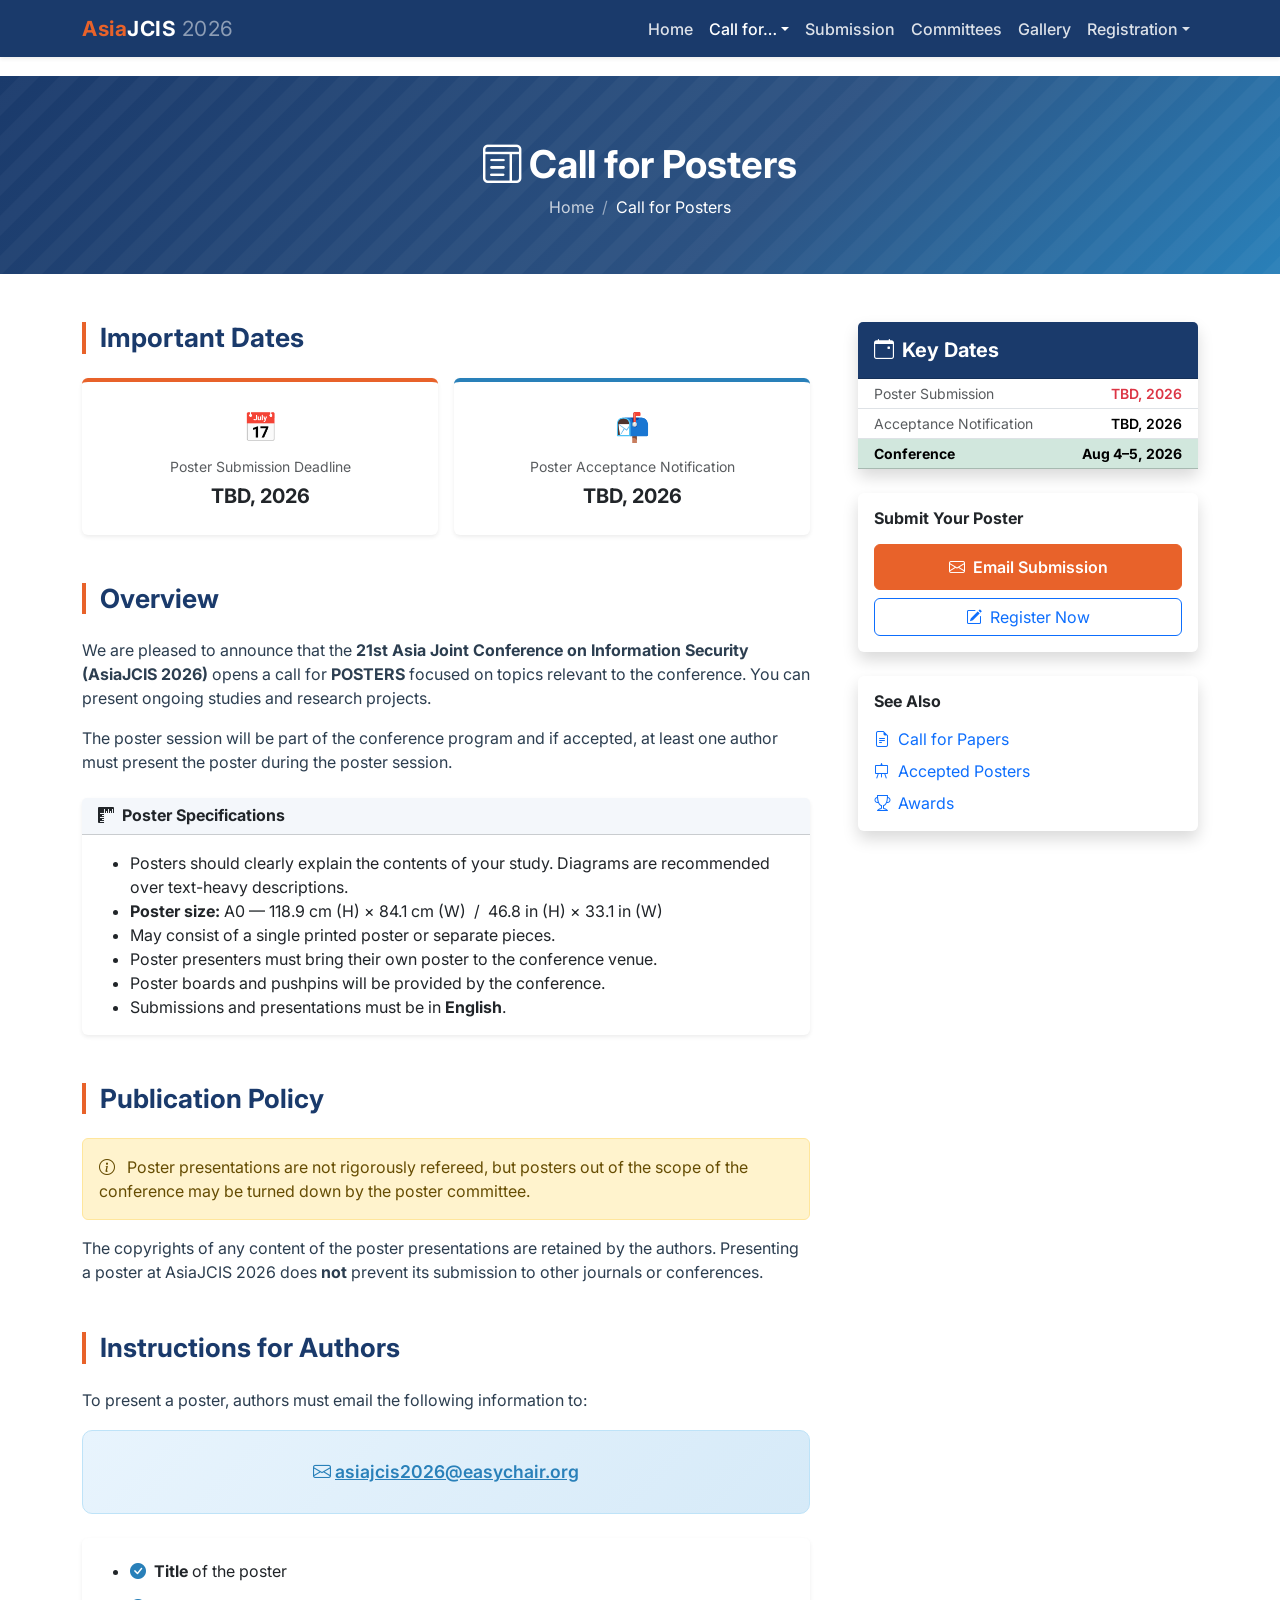
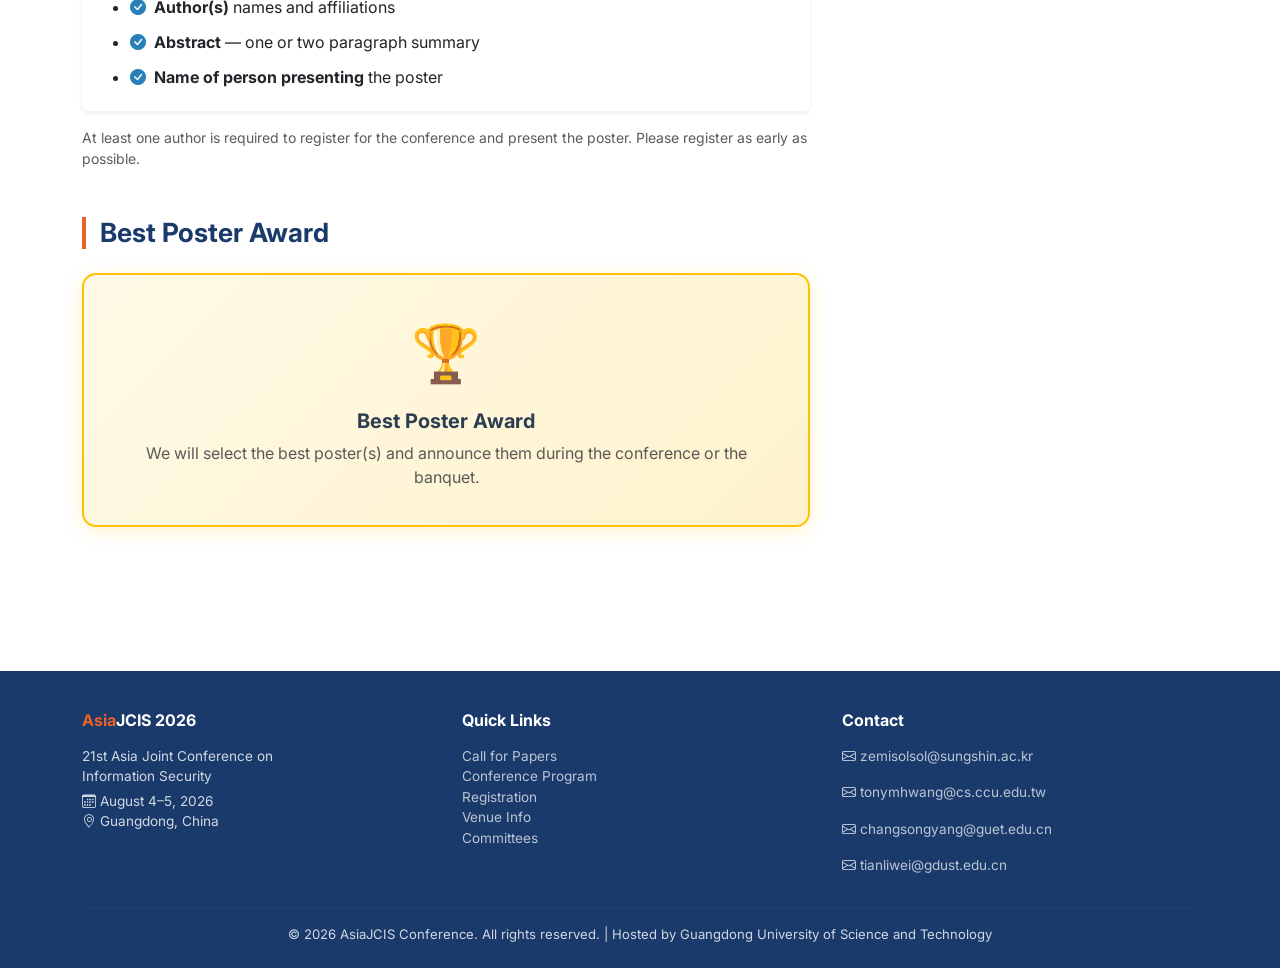
<file: callforposters.html>
<!DOCTYPE html>
<html lang="en">
<head>
  <meta charset="UTF-8">
  <meta name="viewport" content="width=device-width, initial-scale=1.0">
  <title>Call for Posters – AsiaJCIS 2026</title>
  <link href="https://cdn.jsdelivr.net/npm/bootstrap@5.3.3/dist/css/bootstrap.min.css" rel="stylesheet">
  <link href="https://cdn.jsdelivr.net/npm/bootstrap-icons@1.11.3/font/bootstrap-icons.min.css" rel="stylesheet">
  <link href="https://fonts.googleapis.com/css2?family=Inter:wght@300;400;500;600;700;800&display=swap" rel="stylesheet">
  <link rel="stylesheet" href="css/style.css">
</head>
<body>
  <script src="js/nav.js"></script>

  <div class="page-hero">
    <div class="container">
      <h1><i class="bi bi-layout-text-window me-2"></i>Call for Posters</h1>
      <nav aria-label="breadcrumb">
        <ol class="breadcrumb mb-0">
          <li class="breadcrumb-item"><a href="index.html">Home</a></li>
          <li class="breadcrumb-item active">Call for Posters</li>
        </ol>
      </nav>
    </div>
  </div>

  <main class="py-5">
    <div class="container-xl">
      <div class="row g-5">
        <div class="col-lg-8">

          <!-- Important Dates -->
          <section class="mb-5">
            <h2 class="section-title">Important Dates</h2>
            <div class="row g-3">
              <div class="col-sm-6">
                <div class="card border-0 text-center p-4 shadow-sm h-100" style="border-top: 4px solid var(--accent) !important;">
                  <div class="fs-3 mb-2">📅</div>
                  <div class="text-muted small">Poster Submission Deadline</div>
                  <div class="fw-bold fs-5 mt-1">TBD, 2026</div>
                </div>
              </div>
              <div class="col-sm-6">
                <div class="card border-0 text-center p-4 shadow-sm h-100" style="border-top: 4px solid var(--accent2) !important;">
                  <div class="fs-3 mb-2">📬</div>
                  <div class="text-muted small">Poster Acceptance Notification</div>
                  <div class="fw-bold fs-5 mt-1">TBD, 2026</div>
                </div>
              </div>
            </div>
          </section>

          <!-- Overview -->
          <section class="mb-5">
            <h2 class="section-title">Overview</h2>
            <p>We are pleased to announce that the <strong>21st Asia Joint Conference on Information Security (AsiaJCIS 2026)</strong> opens a call for <strong>POSTERS</strong> focused on topics relevant to the conference. You can present ongoing studies and research projects.</p>
            <p>The poster session will be part of the conference program and if accepted, at least one author must present the poster during the poster session.</p>

            <div class="card border-0 shadow-sm mt-4">
              <div class="card-header" style="background:var(--light-bg);">
                <h6 class="mb-0 fw-bold"><i class="bi bi-rulers me-2"></i>Poster Specifications</h6>
              </div>
              <div class="card-body">
                <ul class="mb-0">
                  <li>Posters should clearly explain the contents of your study. Diagrams are recommended over text-heavy descriptions.</li>
                  <li><strong>Poster size:</strong> A0 — 118.9 cm (H) × 84.1 cm (W) &nbsp;/&nbsp; 46.8 in (H) × 33.1 in (W)</li>
                  <li>May consist of a single printed poster or separate pieces.</li>
                  <li>Poster presenters must bring their own poster to the conference venue.</li>
                  <li>Poster boards and pushpins will be provided by the conference.</li>
                  <li>Submissions and presentations must be in <strong>English</strong>.</li>
                </ul>
              </div>
            </div>
          </section>

          <!-- Publication Policy -->
          <section class="mb-5">
            <h2 class="section-title">Publication Policy</h2>
            <div class="alert alert-warning">
              <i class="bi bi-info-circle me-2"></i>
              Poster presentations are not rigorously refereed, but posters out of the scope of the conference may be turned down by the poster committee.
            </div>
            <p>The copyrights of any content of the poster presentations are retained by the authors. Presenting a poster at AsiaJCIS 2026 does <strong>not</strong> prevent its submission to other journals or conferences.</p>
          </section>

          <!-- Submission Instructions -->
          <section class="mb-5">
            <h2 class="section-title">Instructions for Authors</h2>
            <p>To present a poster, authors must email the following information to:</p>
            <div class="submission-box mb-4">
              <a href="mailto:asiajcis2026@easychair.org"><i class="bi bi-envelope me-1"></i>asiajcis2026@easychair.org</a>
            </div>
            <div class="card border-0 shadow-sm">
              <div class="card-body">
                <ul class="mb-0" style="line-height:2.2;">
                  <li><i class="bi bi-check-circle-fill me-2" style="color:var(--accent2);"></i><strong>Title</strong> of the poster</li>
                  <li><i class="bi bi-check-circle-fill me-2" style="color:var(--accent2);"></i><strong>Author(s)</strong> names and affiliations</li>
                  <li><i class="bi bi-check-circle-fill me-2" style="color:var(--accent2);"></i><strong>Abstract</strong> — one or two paragraph summary</li>
                  <li><i class="bi bi-check-circle-fill me-2" style="color:var(--accent2);"></i><strong>Name of person presenting</strong> the poster</li>
                </ul>
              </div>
            </div>
            <p class="mt-3 text-muted small">At least one author is required to register for the conference and present the poster. Please register as early as possible.</p>
          </section>

          <!-- Best Poster Award -->
          <section class="mb-5">
            <h2 class="section-title">Best Poster Award</h2>
            <div class="award-card">
              <div class="award-icon">🏆</div>
              <h5 class="fw-bold">Best Poster Award</h5>
              <p class="text-muted mb-0">We will select the best poster(s) and announce them during the conference or the banquet.</p>
            </div>
          </section>

        </div>

        <!-- Sidebar -->
        <div class="col-lg-4">
          <div class="sticky-top" style="top:90px;">
            <div class="card border-0 shadow mb-4">
              <div class="card-header text-white py-3" style="background:var(--primary);">
                <h5 class="mb-0"><i class="bi bi-calendar-event me-2"></i>Key Dates</h5>
              </div>
              <div class="card-body p-0">
                <table class="table table-sm mb-0">
                  <tbody>
                    <tr>
                      <td class="ps-3 text-muted small">Poster Submission</td>
                      <td class="pe-3 text-end fw-semibold text-danger small">TBD, 2026</td>
                    </tr>
                    <tr>
                      <td class="ps-3 text-muted small">Acceptance Notification</td>
                      <td class="pe-3 text-end fw-semibold small">TBD, 2026</td>
                    </tr>
                    <tr class="table-success">
                      <td class="ps-3 fw-bold small">Conference</td>
                      <td class="pe-3 text-end fw-bold small">Aug 4–5, 2026</td>
                    </tr>
                  </tbody>
                </table>
              </div>
            </div>

            <div class="card border-0 shadow mb-4">
              <div class="card-body">
                <h6 class="fw-bold mb-3">Submit Your Poster</h6>
                <a href="mailto:asiajcis2026@easychair.org" class="btn btn-accent w-100 mb-2">
                  <i class="bi bi-envelope me-2"></i>Email Submission
                </a>
                <a href="registration.html" class="btn btn-outline-primary w-100">
                  <i class="bi bi-pencil-square me-2"></i>Register Now
                </a>
              </div>
            </div>

            <div class="card border-0 shadow">
              <div class="card-body">
                <h6 class="fw-bold mb-3">See Also</h6>
                <ul class="list-unstyled mb-0">
                  <li class="mb-2"><a href="callforpapers.html" class="text-decoration-none"><i class="bi bi-file-earmark-text me-2 text-primary"></i>Call for Papers</a></li>
                  <li class="mb-2"><a href="acceptedposter.html" class="text-decoration-none"><i class="bi bi-easel me-2 text-primary"></i>Accepted Posters</a></li>
                  <li><a href="awards.html" class="text-decoration-none"><i class="bi bi-trophy me-2 text-primary"></i>Awards</a></li>
                </ul>
              </div>
            </div>
          </div>
        </div>
      </div>
    </div>
  </main>

  <script src="https://cdn.jsdelivr.net/npm/bootstrap@5.3.3/dist/js/bootstrap.bundle.min.js"></script>
  <script src="js/footer.js"></script>
</body>
</html>
</file>
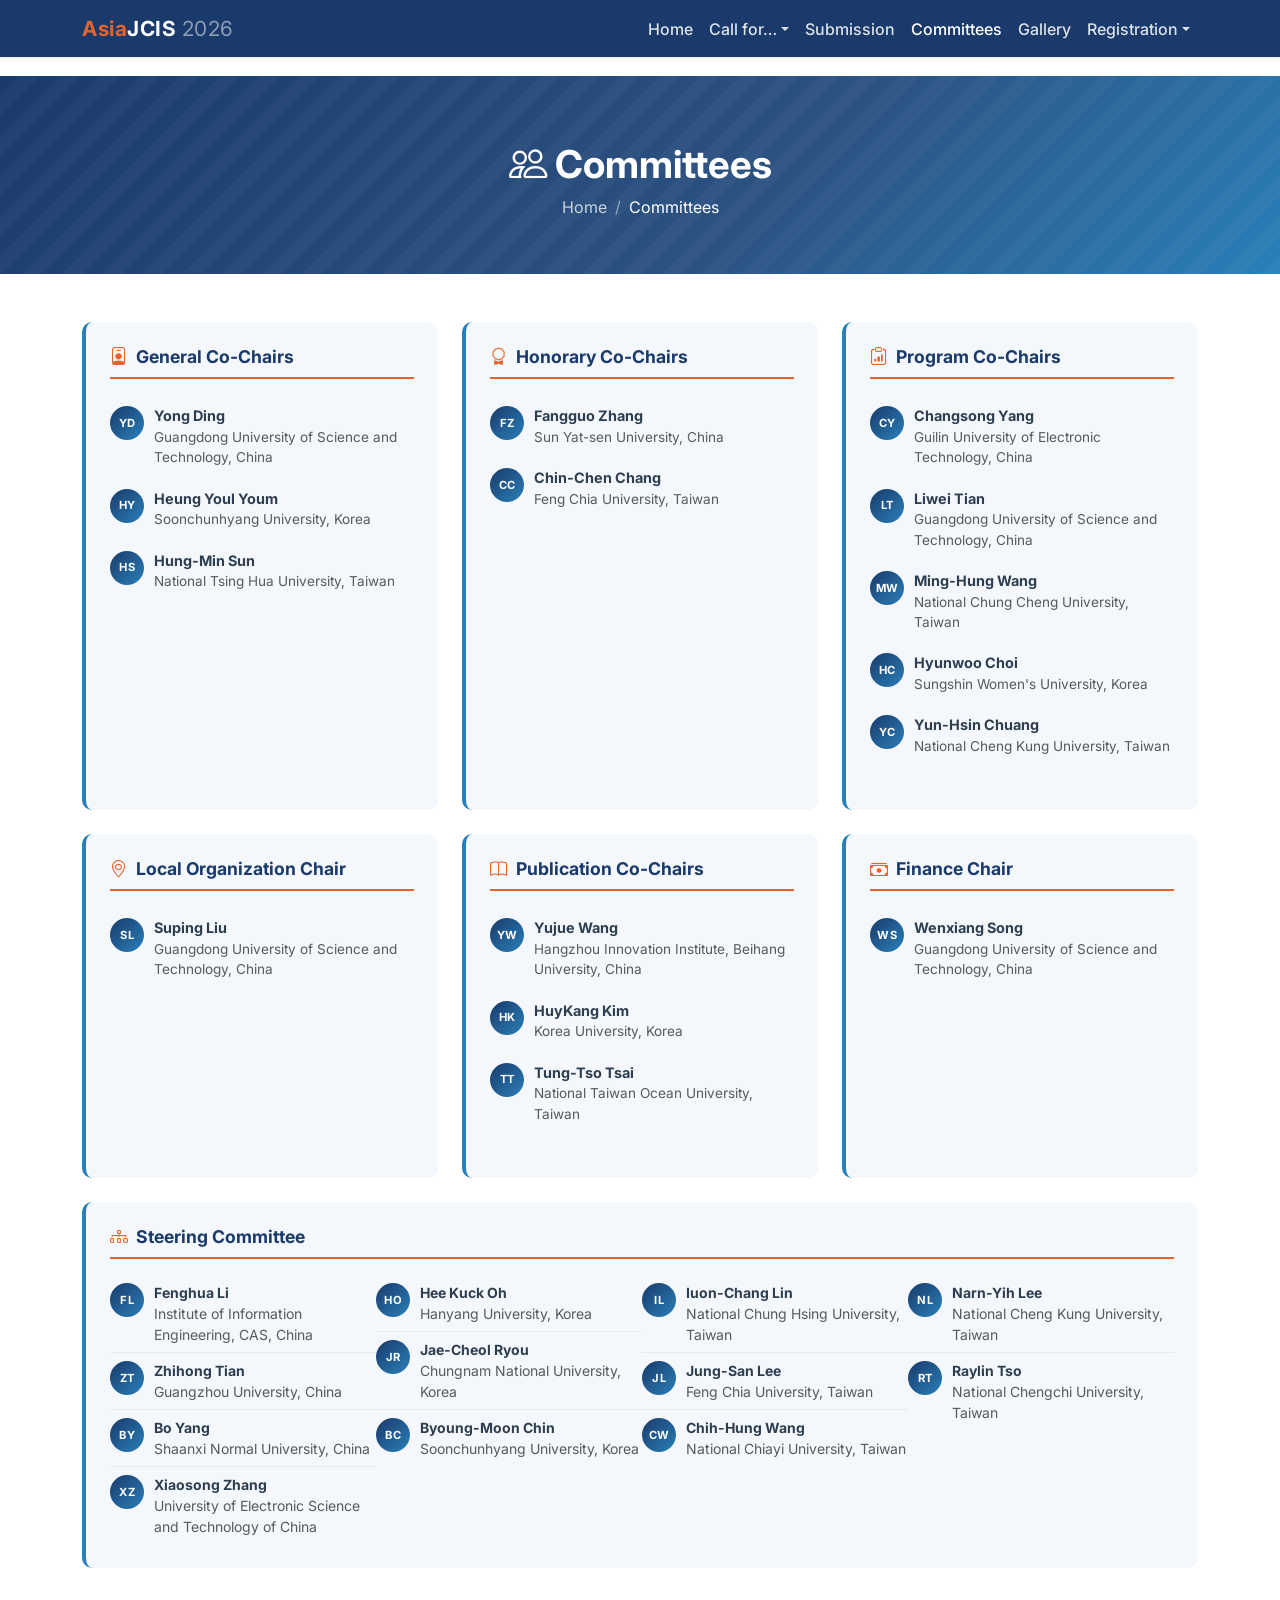
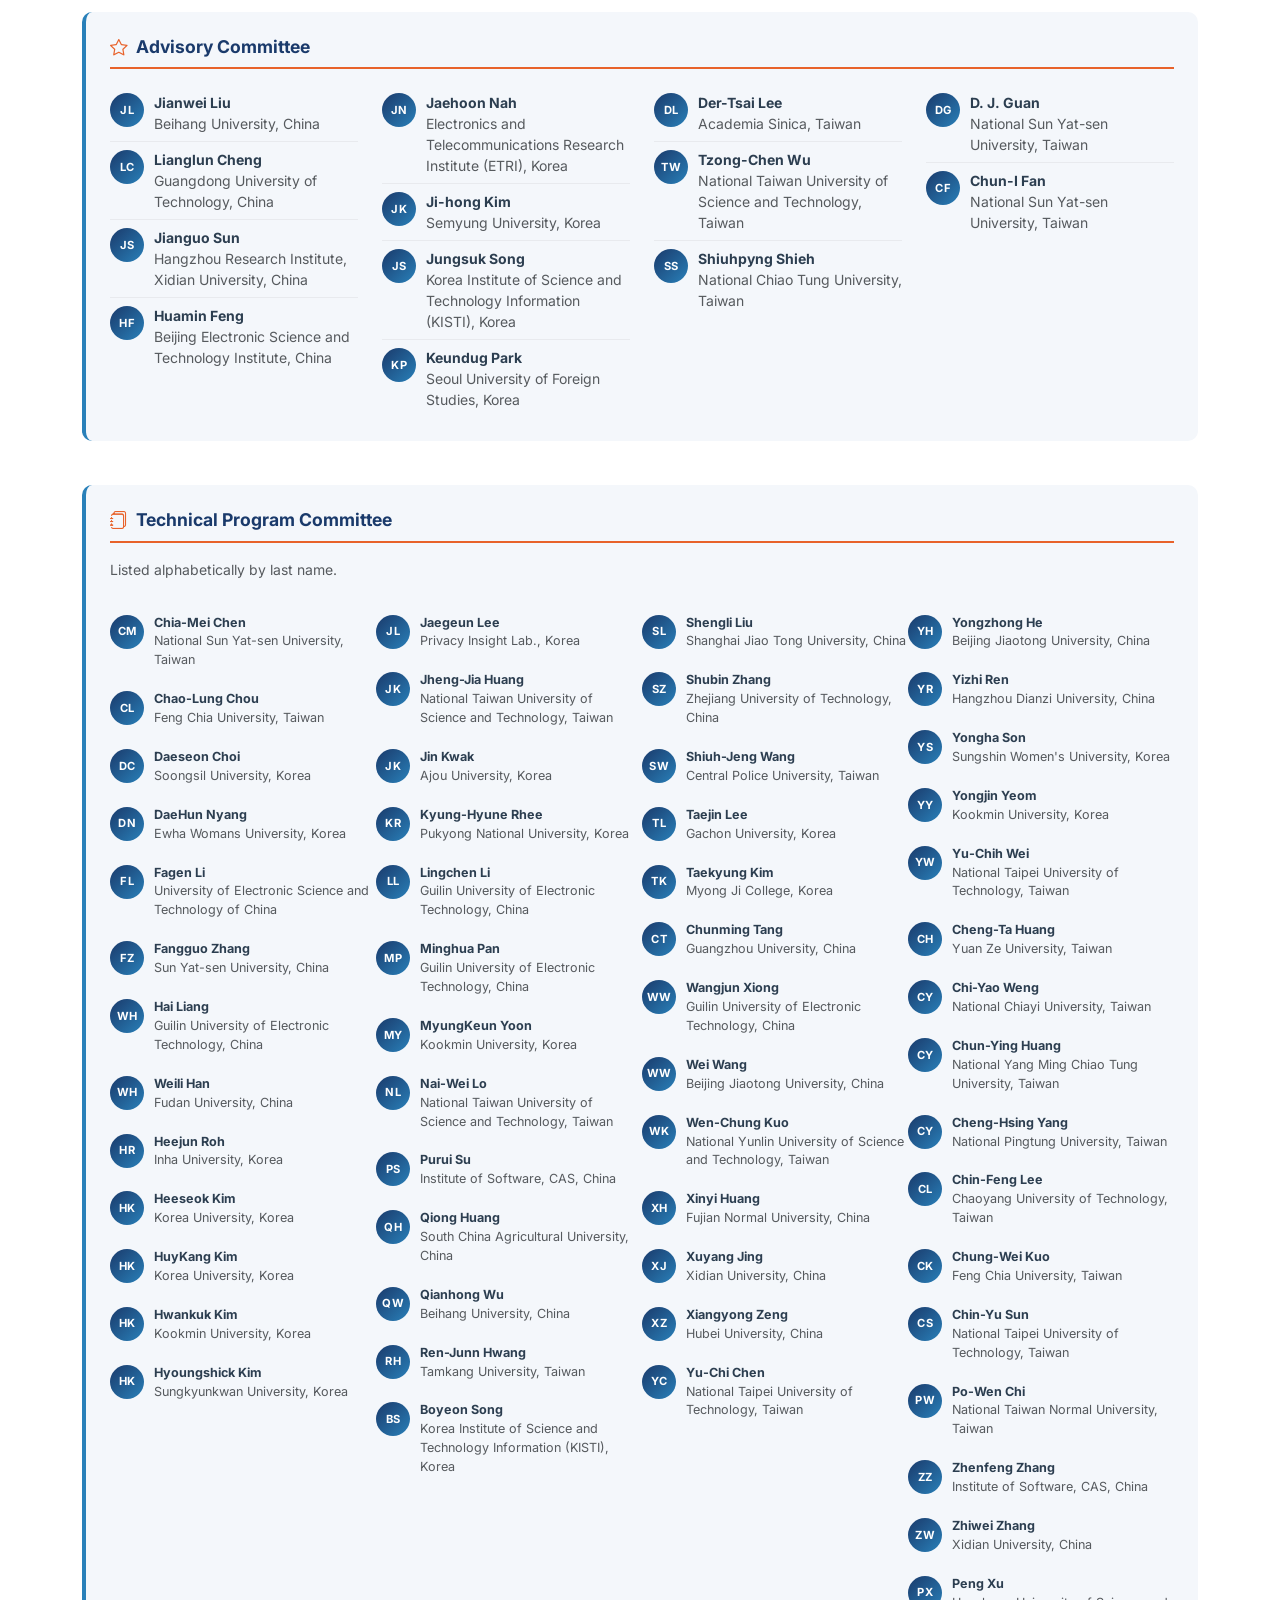
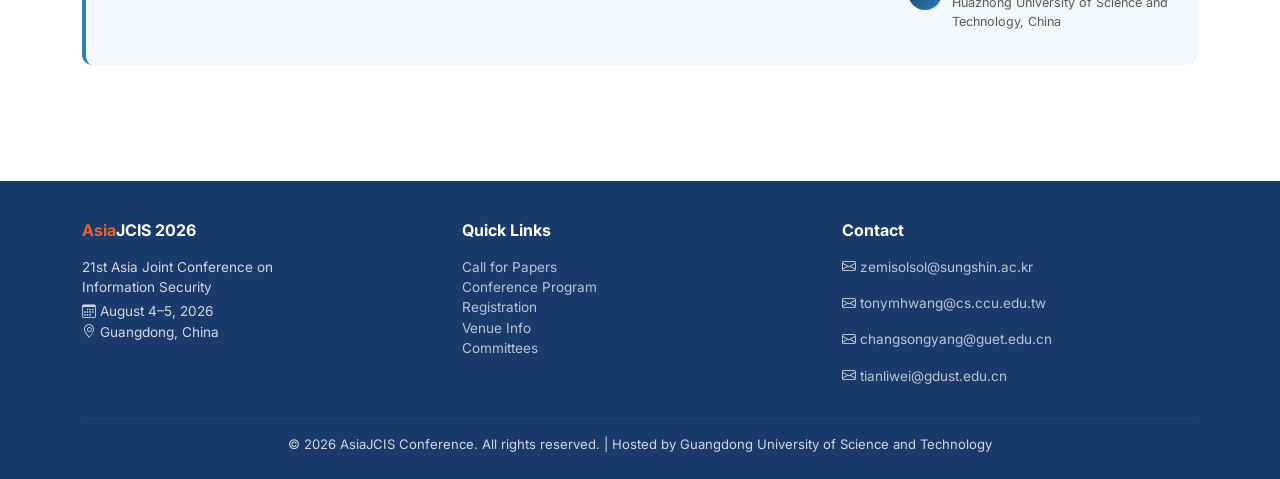
<file: committee.html>
<!DOCTYPE html>
<html lang="en">
<head>
  <meta charset="UTF-8">
  <meta name="viewport" content="width=device-width, initial-scale=1.0">
  <title>Committees – AsiaJCIS 2026</title>
  <link href="https://cdn.jsdelivr.net/npm/bootstrap@5.3.3/dist/css/bootstrap.min.css" rel="stylesheet">
  <link href="https://cdn.jsdelivr.net/npm/bootstrap-icons@1.11.3/font/bootstrap-icons.min.css" rel="stylesheet">
  <link href="https://fonts.googleapis.com/css2?family=Inter:wght@300;400;500;600;700;800&display=swap" rel="stylesheet">
  <link rel="stylesheet" href="css/style.css">
  <style>
    .member-item {
      display: flex;
      align-items: flex-start;
      gap: 10px;
      padding: 7px 0;
      border-bottom: 1px solid rgba(0,0,0,.05);
    }
    .member-item:last-child { border-bottom: none; }
    .member-avatar {
      width: 34px; height: 34px;
      border-radius: 50%;
      background: linear-gradient(135deg, var(--primary), var(--accent2));
      color: #fff;
      display: flex; align-items: center; justify-content: center;
      font-size: .7rem;
      font-weight: 700;
      flex-shrink: 0;
      margin-top: 1px;
      letter-spacing: .5px;
    }
  </style>
</head>
<body>
  <script src="js/nav.js"></script>

  <div class="page-hero">
    <div class="container">
      <h1><i class="bi bi-people me-2"></i>Committees</h1>
      <nav aria-label="breadcrumb">
        <ol class="breadcrumb mb-0">
          <li class="breadcrumb-item"><a href="index.html">Home</a></li>
          <li class="breadcrumb-item active">Committees</li>
        </ol>
      </nav>
    </div>
  </div>

  <main class="py-5">
    <div class="container-xl">

      <!-- ════════════════════════════════════
           TOP LEADERSHIP ROW
      ════════════════════════════════════ -->
      <div class="row g-4 mb-4">

        <!-- General Co-Chairs -->
        <div class="col-md-6 col-lg-4">
          <div class="committee-card h-100">
            <h4><i class="bi bi-person-badge me-2" style="color:var(--accent);"></i>General Co-Chairs</h4>
            <ul class="list-unstyled mb-0">
              <li class="mb-0">
                <div class="member-item">
                  <div class="member-avatar">YD</div>
                  <div>
                    <strong>Yong Ding</strong>
                    <div class="text-muted" style="font-size:.85rem;">Guangdong University of Science and Technology, China</div>
                  </div>
                </div>
              </li>
              <li class="mb-0">
                <div class="member-item">
                  <div class="member-avatar">HY</div>
                  <div>
                    <strong>Heung Youl Youm</strong>
                    <div class="text-muted" style="font-size:.85rem;">Soonchunhyang University, Korea</div>
                  </div>
                </div>
              </li>
              <li class="mb-0">
                <div class="member-item">
                  <div class="member-avatar">HS</div>
                  <div>
                    <strong>Hung-Min Sun</strong>
                    <div class="text-muted" style="font-size:.85rem;">National Tsing Hua University, Taiwan</div>
                  </div>
                </div>
              </li>
            </ul>
          </div>
        </div>

        <!-- Honorary Co-Chairs -->
        <div class="col-md-6 col-lg-4">
          <div class="committee-card h-100">
            <h4><i class="bi bi-award me-2" style="color:var(--accent);"></i>Honorary Co-Chairs</h4>
            <ul class="list-unstyled mb-0">
              <li>
                <div class="member-item">
                  <div class="member-avatar">FZ</div>
                  <div>
                    <strong>Fangguo Zhang</strong>
                    <div class="text-muted" style="font-size:.85rem;">Sun Yat-sen University, China</div>
                  </div>
                </div>
              </li>
              <li>
                <div class="member-item">
                  <div class="member-avatar">CC</div>
                  <div>
                    <strong>Chin-Chen Chang</strong>
                    <div class="text-muted" style="font-size:.85rem;">Feng Chia University, Taiwan</div>
                  </div>
                </div>
              </li>
            </ul>
          </div>
        </div>

        <!-- Program Co-Chairs -->
        <div class="col-md-6 col-lg-4">
          <div class="committee-card h-100">
            <h4><i class="bi bi-clipboard-data me-2" style="color:var(--accent);"></i>Program Co-Chairs</h4>
            <ul class="list-unstyled mb-0">
              <li>
                <div class="member-item">
                  <div class="member-avatar">CY</div>
                  <div>
                    <strong>Changsong Yang</strong>
                    <div class="text-muted" style="font-size:.85rem;">Guilin University of Electronic Technology, China</div>
                  </div>
                </div>
              </li>
              <li>
                <div class="member-item">
                  <div class="member-avatar">LT</div>
                  <div>
                    <strong>Liwei Tian</strong>
                    <div class="text-muted" style="font-size:.85rem;">Guangdong University of Science and Technology, China</div>
                  </div>
                </div>
              </li>
              <li>
                <div class="member-item">
                  <div class="member-avatar">MW</div>
                  <div>
                    <strong>Ming-Hung Wang</strong>
                    <div class="text-muted" style="font-size:.85rem;">National Chung Cheng University, Taiwan</div>
                  </div>
                </div>
              </li>
              <li>
                <div class="member-item">
                  <div class="member-avatar">HC</div>
                  <div>
                    <strong>Hyunwoo Choi</strong>
                    <div class="text-muted" style="font-size:.85rem;">Sungshin Women's University, Korea</div>
                  </div>
                </div>
              </li>
              <li>
                <div class="member-item">
                  <div class="member-avatar">YC</div>
                  <div>
                    <strong>Yun-Hsin Chuang</strong>
                    <div class="text-muted" style="font-size:.85rem;">National Cheng Kung University, Taiwan</div>
                  </div>
                </div>
              </li>
            </ul>
          </div>
        </div>

        <!-- Local Organization Chair -->
        <div class="col-md-6 col-lg-4">
          <div class="committee-card h-100">
            <h4><i class="bi bi-geo-alt me-2" style="color:var(--accent);"></i>Local Organization Chair</h4>
            <ul class="list-unstyled mb-0">
              <li>
                <div class="member-item">
                  <div class="member-avatar">SL</div>
                  <div>
                    <strong>Suping Liu</strong>
                    <div class="text-muted" style="font-size:.85rem;">Guangdong University of Science and Technology, China</div>
                  </div>
                </div>
              </li>
            </ul>
          </div>
        </div>

        <!-- Publication Co-Chairs -->
        <div class="col-md-6 col-lg-4">
          <div class="committee-card h-100">
            <h4><i class="bi bi-book me-2" style="color:var(--accent);"></i>Publication Co-Chairs</h4>
            <ul class="list-unstyled mb-0">
              <li>
                <div class="member-item">
                  <div class="member-avatar">YW</div>
                  <div>
                    <strong>Yujue Wang</strong>
                    <div class="text-muted" style="font-size:.85rem;">Hangzhou Innovation Institute, Beihang University, China</div>
                  </div>
                </div>
              </li>
              <li>
                <div class="member-item">
                  <div class="member-avatar">HK</div>
                  <div>
                    <strong>HuyKang Kim</strong>
                    <div class="text-muted" style="font-size:.85rem;">Korea University, Korea</div>
                  </div>
                </div>
              </li>
              <li>
                <div class="member-item">
                  <div class="member-avatar">TT</div>
                  <div>
                    <strong>Tung-Tso Tsai</strong>
                    <div class="text-muted" style="font-size:.85rem;">National Taiwan Ocean University, Taiwan</div>
                  </div>
                </div>
              </li>
            </ul>
          </div>
        </div>

        <!-- Finance Chair -->
        <div class="col-md-6 col-lg-4">
          <div class="committee-card h-100">
            <h4><i class="bi bi-cash-stack me-2" style="color:var(--accent);"></i>Finance Chair</h4>
            <ul class="list-unstyled mb-0">
              <li>
                <div class="member-item">
                  <div class="member-avatar">WS</div>
                  <div>
                    <strong>Wenxiang Song</strong>
                    <div class="text-muted" style="font-size:.85rem;">Guangdong University of Science and Technology, China</div>
                  </div>
                </div>
              </li>
            </ul>
          </div>
        </div>

      </div><!-- /top leadership row -->


      <!-- ════════════════════════════════════
           STEERING COMMITTEE
      ════════════════════════════════════ -->
      <div class="row g-4 mb-4">
        <div class="col-12">
          <div class="committee-card">
            <h4><i class="bi bi-diagram-3 me-2" style="color:var(--accent);"></i>Steering Committee</h4>
            <div class="row g-0">
              <!-- China -->
              <div class="col-md-6 col-lg-3">
                <div class="member-item">
                  <div class="member-avatar">FL</div>
                  <div class="small">
                    <strong>Fenghua Li</strong>
                    <div class="text-muted">Institute of Information Engineering, CAS, China</div>
                  </div>
                </div>
                <div class="member-item">
                  <div class="member-avatar">ZT</div>
                  <div class="small">
                    <strong>Zhihong Tian</strong>
                    <div class="text-muted">Guangzhou University, China</div>
                  </div>
                </div>
                <div class="member-item">
                  <div class="member-avatar">BY</div>
                  <div class="small">
                    <strong>Bo Yang</strong>
                    <div class="text-muted">Shaanxi Normal University, China</div>
                  </div>
                </div>
                <div class="member-item">
                  <div class="member-avatar">XZ</div>
                  <div class="small">
                    <strong>Xiaosong Zhang</strong>
                    <div class="text-muted">University of Electronic Science and Technology of China</div>
                  </div>
                </div>
              </div>
              <!-- Korea -->
              <div class="col-md-6 col-lg-3">
                <div class="member-item">
                  <div class="member-avatar">HO</div>
                  <div class="small">
                    <strong>Hee Kuck Oh</strong>
                    <div class="text-muted">Hanyang University, Korea</div>
                  </div>
                </div>
                <div class="member-item">
                  <div class="member-avatar">JR</div>
                  <div class="small">
                    <strong>Jae-Cheol Ryou</strong>
                    <div class="text-muted">Chungnam National University, Korea</div>
                  </div>
                </div>
                <div class="member-item">
                  <div class="member-avatar">BC</div>
                  <div class="small">
                    <strong>Byoung-Moon Chin</strong>
                    <div class="text-muted">Soonchunhyang University, Korea</div>
                  </div>
                </div>
              </div>
              <!-- Taiwan -->
              <div class="col-md-6 col-lg-3">
                <div class="member-item">
                  <div class="member-avatar">IL</div>
                  <div class="small">
                    <strong>Iuon-Chang Lin</strong>
                    <div class="text-muted">National Chung Hsing University, Taiwan</div>
                  </div>
                </div>
                <div class="member-item">
                  <div class="member-avatar">JL</div>
                  <div class="small">
                    <strong>Jung-San Lee</strong>
                    <div class="text-muted">Feng Chia University, Taiwan</div>
                  </div>
                </div>
                <div class="member-item">
                  <div class="member-avatar">CW</div>
                  <div class="small">
                    <strong>Chih-Hung Wang</strong>
                    <div class="text-muted">National Chiayi University, Taiwan</div>
                  </div>
                </div>
              </div>
              <div class="col-md-6 col-lg-3">
                <div class="member-item">
                  <div class="member-avatar">NL</div>
                  <div class="small">
                    <strong>Narn-Yih Lee</strong>
                    <div class="text-muted">National Cheng Kung University, Taiwan</div>
                  </div>
                </div>
                <div class="member-item">
                  <div class="member-avatar">RT</div>
                  <div class="small">
                    <strong>Raylin Tso</strong>
                    <div class="text-muted">National Chengchi University, Taiwan</div>
                  </div>
                </div>
              </div>
            </div>
          </div>
        </div>
      </div>

      <!-- ════════════════════════════════════
           ADVISORY COMMITTEE
      ════════════════════════════════════ -->
      <div class="row g-4 mb-4">
        <div class="col-12">
          <div class="committee-card">
            <h4><i class="bi bi-star me-2" style="color:var(--accent);"></i>Advisory Committee</h4>
            <div class="row">
              <!-- China -->
              <div class="col-md-6 col-lg-3">
                <div class="member-item">
                  <div class="member-avatar">JL</div>
                  <div class="small">
                    <strong>Jianwei Liu</strong>
                    <div class="text-muted">Beihang University, China</div>
                  </div>
                </div>
                <div class="member-item">
                  <div class="member-avatar">LC</div>
                  <div class="small">
                    <strong>Lianglun Cheng</strong>
                    <div class="text-muted">Guangdong University of Technology, China</div>
                  </div>
                </div>
                <div class="member-item">
                  <div class="member-avatar">JS</div>
                  <div class="small">
                    <strong>Jianguo Sun</strong>
                    <div class="text-muted">Hangzhou Research Institute, Xidian University, China</div>
                  </div>
                </div>
                <div class="member-item">
                  <div class="member-avatar">HF</div>
                  <div class="small">
                    <strong>Huamin Feng</strong>
                    <div class="text-muted">Beijing Electronic Science and Technology Institute, China</div>
                  </div>
                </div>
              </div>
              <!-- Korea -->
              <div class="col-md-6 col-lg-3">
                <div class="member-item">
                  <div class="member-avatar">JN</div>
                  <div class="small">
                    <strong>Jaehoon Nah</strong>
                    <div class="text-muted">Electronics and Telecommunications Research Institute (ETRI), Korea</div>
                  </div>
                </div>
                <div class="member-item">
                  <div class="member-avatar">JK</div>
                  <div class="small">
                    <strong>Ji-hong Kim</strong>
                    <div class="text-muted">Semyung University, Korea</div>
                  </div>
                </div>
                <div class="member-item">
                  <div class="member-avatar">JS</div>
                  <div class="small">
                    <strong>Jungsuk Song</strong>
                    <div class="text-muted">Korea Institute of Science and Technology Information (KISTI), Korea</div>
                  </div>
                </div>
                <div class="member-item">
                  <div class="member-avatar">KP</div>
                  <div class="small">
                    <strong>Keundug Park</strong>
                    <div class="text-muted">Seoul University of Foreign Studies, Korea</div>
                  </div>
                </div>
              </div>
              <!-- Taiwan -->
              <div class="col-md-6 col-lg-3">
                <div class="member-item">
                  <div class="member-avatar">DL</div>
                  <div class="small">
                    <strong>Der-Tsai Lee</strong>
                    <div class="text-muted">Academia Sinica, Taiwan</div>
                  </div>
                </div>
                <div class="member-item">
                  <div class="member-avatar">TW</div>
                  <div class="small">
                    <strong>Tzong-Chen Wu</strong>
                    <div class="text-muted">National Taiwan University of Science and Technology, Taiwan</div>
                  </div>
                </div>
                <div class="member-item">
                  <div class="member-avatar">SS</div>
                  <div class="small">
                    <strong>Shiuhpyng Shieh</strong>
                    <div class="text-muted">National Chiao Tung University, Taiwan</div>
                  </div>
                </div>
              </div>
              <div class="col-md-6 col-lg-3">
                <div class="member-item">
                  <div class="member-avatar">DG</div>
                  <div class="small">
                    <strong>D. J. Guan</strong>
                    <div class="text-muted">National Sun Yat-sen University, Taiwan</div>
                  </div>
                </div>
                <div class="member-item">
                  <div class="member-avatar">CF</div>
                  <div class="small">
                    <strong>Chun-I Fan</strong>
                    <div class="text-muted">National Sun Yat-sen University, Taiwan</div>
                  </div>
                </div>
              </div>
            </div>
          </div>
        </div>
      </div>


      <!-- ════════════════════════════════════
           TECHNICAL PROGRAM COMMITTEE
      ════════════════════════════════════ -->
      <div class="row g-4">
        <div class="col-12">
          <div class="committee-card">
            <h4><i class="bi bi-journals me-2" style="color:var(--accent);"></i>Technical Program Committee</h4>
            <p class="text-muted small mb-4">Listed alphabetically by last name.</p>

            <div class="row g-0">

              <!-- Column A -->
              <div class="col-md-6 col-lg-3">
                <ul class="list-unstyled mb-0">
                  <li>
                    <div class="member-item">
                      <div class="member-avatar">CM</div>
                      <div class="small">
                        <strong>Chia-Mei Chen</strong>
                        <div class="text-muted">National Sun Yat-sen University, Taiwan</div>
                      </div>
                    </div>
                  </li>
                  <li>
                    <div class="member-item">
                      <div class="member-avatar">CL</div>
                      <div class="small">
                        <strong>Chao-Lung Chou</strong>
                        <div class="text-muted">Feng Chia University, Taiwan</div>
                      </div>
                    </div>
                  </li>
                  <li>
                    <div class="member-item">
                      <div class="member-avatar">DC</div>
                      <div class="small">
                        <strong>Daeseon Choi</strong>
                        <div class="text-muted">Soongsil University, Korea</div>
                      </div>
                    </div>
                  </li>
                  <li>
                    <div class="member-item">
                      <div class="member-avatar">DN</div>
                      <div class="small">
                        <strong>DaeHun Nyang</strong>
                        <div class="text-muted">Ewha Womans University, Korea</div>
                      </div>
                    </div>
                  </li>
                  <li>
                    <div class="member-item">
                      <div class="member-avatar">FL</div>
                      <div class="small">
                        <strong>Fagen Li</strong>
                        <div class="text-muted">University of Electronic Science and Technology of China</div>
                      </div>
                    </div>
                  </li>
                  <li>
                    <div class="member-item">
                      <div class="member-avatar">FZ</div>
                      <div class="small">
                        <strong>Fangguo Zhang</strong>
                        <div class="text-muted">Sun Yat-sen University, China</div>
                      </div>
                    </div>
                  </li>
                  <li>
                    <div class="member-item">
                      <div class="member-avatar">WH</div>
                      <div class="small">
                        <strong>Hai Liang</strong>
                        <div class="text-muted">Guilin University of Electronic Technology, China</div>
                      </div>
                    </div>
                  </li>
                  <li>
                    <div class="member-item">
                      <div class="member-avatar">WH</div>
                      <div class="small">
                        <strong>Weili Han</strong>
                        <div class="text-muted">Fudan University, China</div>
                      </div>
                    </div>
                  </li>
                  <li>
                    <div class="member-item">
                      <div class="member-avatar">HR</div>
                      <div class="small">
                        <strong>Heejun Roh</strong>
                        <div class="text-muted">Inha University, Korea</div>
                      </div>
                    </div>
                  </li>
                  <li>
                    <div class="member-item">
                      <div class="member-avatar">HK</div>
                      <div class="small">
                        <strong>Heeseok Kim</strong>
                        <div class="text-muted">Korea University, Korea</div>
                      </div>
                    </div>
                  </li>
                  <li>
                    <div class="member-item">
                      <div class="member-avatar">HK</div>
                      <div class="small">
                        <strong>HuyKang Kim</strong>
                        <div class="text-muted">Korea University, Korea</div>
                      </div>
                    </div>
                  </li>
                  <li>
                    <div class="member-item">
                      <div class="member-avatar">HK</div>
                      <div class="small">
                        <strong>Hwankuk Kim</strong>
                        <div class="text-muted">Kookmin University, Korea</div>
                      </div>
                    </div>
                  </li>
                  <li>
                    <div class="member-item">
                      <div class="member-avatar">HK</div>
                      <div class="small">
                        <strong>Hyoungshick Kim</strong>
                        <div class="text-muted">Sungkyunkwan University, Korea</div>
                      </div>
                    </div>
                  </li>
                </ul>
              </div><!-- /col A -->

              <!-- Column B -->
              <div class="col-md-6 col-lg-3">
                <ul class="list-unstyled mb-0">
                  <li>
                    <div class="member-item">
                      <div class="member-avatar">JL</div>
                      <div class="small">
                        <strong>Jaegeun Lee</strong>
                        <div class="text-muted">Privacy Insight Lab., Korea</div>
                      </div>
                    </div>
                  </li>
                  <li>
                    <div class="member-item">
                      <div class="member-avatar">JK</div>
                      <div class="small">
                        <strong>Jheng-Jia Huang</strong>
                        <div class="text-muted">National Taiwan University of Science and Technology, Taiwan</div>
                      </div>
                    </div>
                  </li>
                  <li>
                    <div class="member-item">
                      <div class="member-avatar">JK</div>
                      <div class="small">
                        <strong>Jin Kwak</strong>
                        <div class="text-muted">Ajou University, Korea</div>
                      </div>
                    </div>
                  </li>
                  <li>
                    <div class="member-item">
                      <div class="member-avatar">KR</div>
                      <div class="small">
                        <strong>Kyung-Hyune Rhee</strong>
                        <div class="text-muted">Pukyong National University, Korea</div>
                      </div>
                    </div>
                  </li>
                  <li>
                    <div class="member-item">
                      <div class="member-avatar">LL</div>
                      <div class="small">
                        <strong>Lingchen Li</strong>
                        <div class="text-muted">Guilin University of Electronic Technology, China</div>
                      </div>
                    </div>
                  </li>
                  <li>
                    <div class="member-item">
                      <div class="member-avatar">MP</div>
                      <div class="small">
                        <strong>Minghua Pan</strong>
                        <div class="text-muted">Guilin University of Electronic Technology, China</div>
                      </div>
                    </div>
                  </li>
                  <li>
                    <div class="member-item">
                      <div class="member-avatar">MY</div>
                      <div class="small">
                        <strong>MyungKeun Yoon</strong>
                        <div class="text-muted">Kookmin University, Korea</div>
                      </div>
                    </div>
                  </li>
                  <li>
                    <div class="member-item">
                      <div class="member-avatar">NL</div>
                      <div class="small">
                        <strong>Nai-Wei Lo</strong>
                        <div class="text-muted">National Taiwan University of Science and Technology, Taiwan</div>
                      </div>
                    </div>
                  </li>
                  <li>
                    <div class="member-item">
                      <div class="member-avatar">PS</div>
                      <div class="small">
                        <strong>Purui Su</strong>
                        <div class="text-muted">Institute of Software, CAS, China</div>
                      </div>
                    </div>
                  </li>
                  <li>
                    <div class="member-item">
                      <div class="member-avatar">QH</div>
                      <div class="small">
                        <strong>Qiong Huang</strong>
                        <div class="text-muted">South China Agricultural University, China</div>
                      </div>
                    </div>
                  </li>
                  <li>
                    <div class="member-item">
                      <div class="member-avatar">QW</div>
                      <div class="small">
                        <strong>Qianhong Wu</strong>
                        <div class="text-muted">Beihang University, China</div>
                      </div>
                    </div>
                  </li>
                  <li>
                    <div class="member-item">
                      <div class="member-avatar">RH</div>
                      <div class="small">
                        <strong>Ren-Junn Hwang</strong>
                        <div class="text-muted">Tamkang University, Taiwan</div>
                      </div>
                    </div>
                  </li>
                  <li>
                    <div class="member-item">
                      <div class="member-avatar">BS</div>
                      <div class="small">
                        <strong>Boyeon Song</strong>
                        <div class="text-muted">Korea Institute of Science and Technology Information (KISTI), Korea</div>
                      </div>
                    </div>
                  </li>
                </ul>
              </div><!-- /col B -->

              <!-- Column C -->
              <div class="col-md-6 col-lg-3">
                <ul class="list-unstyled mb-0">
                  <li>
                    <div class="member-item">
                      <div class="member-avatar">SL</div>
                      <div class="small">
                        <strong>Shengli Liu</strong>
                        <div class="text-muted">Shanghai Jiao Tong University, China</div>
                      </div>
                    </div>
                  </li>
                  <li>
                    <div class="member-item">
                      <div class="member-avatar">SZ</div>
                      <div class="small">
                        <strong>Shubin Zhang</strong>
                        <div class="text-muted">Zhejiang University of Technology, China</div>
                      </div>
                    </div>
                  </li>
                  <li>
                    <div class="member-item">
                      <div class="member-avatar">SW</div>
                      <div class="small">
                        <strong>Shiuh-Jeng Wang</strong>
                        <div class="text-muted">Central Police University, Taiwan</div>
                      </div>
                    </div>
                  </li>
                  <li>
                    <div class="member-item">
                      <div class="member-avatar">TL</div>
                      <div class="small">
                        <strong>Taejin Lee</strong>
                        <div class="text-muted">Gachon University, Korea</div>
                      </div>
                    </div>
                  </li>
                  <li>
                    <div class="member-item">
                      <div class="member-avatar">TK</div>
                      <div class="small">
                        <strong>Taekyung Kim</strong>
                        <div class="text-muted">Myong Ji College, Korea</div>
                      </div>
                    </div>
                  </li>
                  <li>
                    <div class="member-item">
                      <div class="member-avatar">CT</div>
                      <div class="small">
                        <strong>Chunming Tang</strong>
                        <div class="text-muted">Guangzhou University, China</div>
                      </div>
                    </div>
                  </li>
                  <li>
                    <div class="member-item">
                      <div class="member-avatar">WW</div>
                      <div class="small">
                        <strong>Wangjun Xiong</strong>
                        <div class="text-muted">Guilin University of Electronic Technology, China</div>
                      </div>
                    </div>
                  </li>
                  <li>
                    <div class="member-item">
                      <div class="member-avatar">WW</div>
                      <div class="small">
                        <strong>Wei Wang</strong>
                        <div class="text-muted">Beijing Jiaotong University, China</div>
                      </div>
                    </div>
                  </li>
                  <li>
                    <div class="member-item">
                      <div class="member-avatar">WK</div>
                      <div class="small">
                        <strong>Wen-Chung Kuo</strong>
                        <div class="text-muted">National Yunlin University of Science and Technology, Taiwan</div>
                      </div>
                    </div>
                  </li>
                  <li>
                    <div class="member-item">
                      <div class="member-avatar">XH</div>
                      <div class="small">
                        <strong>Xinyi Huang</strong>
                        <div class="text-muted">Fujian Normal University, China</div>
                      </div>
                    </div>
                  </li>
                  <li>
                    <div class="member-item">
                      <div class="member-avatar">XJ</div>
                      <div class="small">
                        <strong>Xuyang Jing</strong>
                        <div class="text-muted">Xidian University, China</div>
                      </div>
                    </div>
                  </li>
                  <li>
                    <div class="member-item">
                      <div class="member-avatar">XZ</div>
                      <div class="small">
                        <strong>Xiangyong Zeng</strong>
                        <div class="text-muted">Hubei University, China</div>
                      </div>
                    </div>
                  </li>
                  <li>
                    <div class="member-item">
                      <div class="member-avatar">YC</div>
                      <div class="small">
                        <strong>Yu-Chi Chen</strong>
                        <div class="text-muted">National Taipei University of Technology, Taiwan</div>
                      </div>
                    </div>
                  </li>
                </ul>
              </div><!-- /col C -->

              <!-- Column D -->
              <div class="col-md-6 col-lg-3">
                <ul class="list-unstyled mb-0">
                  <li>
                    <div class="member-item">
                      <div class="member-avatar">YH</div>
                      <div class="small">
                        <strong>Yongzhong He</strong>
                        <div class="text-muted">Beijing Jiaotong University, China</div>
                      </div>
                    </div>
                  </li>
                  <li>
                    <div class="member-item">
                      <div class="member-avatar">YR</div>
                      <div class="small">
                        <strong>Yizhi Ren</strong>
                        <div class="text-muted">Hangzhou Dianzi University, China</div>
                      </div>
                    </div>
                  </li>
                  <li>
                    <div class="member-item">
                      <div class="member-avatar">YS</div>
                      <div class="small">
                        <strong>Yongha Son</strong>
                        <div class="text-muted">Sungshin Women's University, Korea</div>
                      </div>
                    </div>
                  </li>
                  <li>
                    <div class="member-item">
                      <div class="member-avatar">YY</div>
                      <div class="small">
                        <strong>Yongjin Yeom</strong>
                        <div class="text-muted">Kookmin University, Korea</div>
                      </div>
                    </div>
                  </li>
                  <li>
                    <div class="member-item">
                      <div class="member-avatar">YW</div>
                      <div class="small">
                        <strong>Yu-Chih Wei</strong>
                        <div class="text-muted">National Taipei University of Technology, Taiwan</div>
                      </div>
                    </div>
                  </li>
                  <li>
                    <div class="member-item">
                      <div class="member-avatar">CH</div>
                      <div class="small">
                        <strong>Cheng-Ta Huang</strong>
                        <div class="text-muted">Yuan Ze University, Taiwan</div>
                      </div>
                    </div>
                  </li>
                  <li>
                    <div class="member-item">
                      <div class="member-avatar">CY</div>
                      <div class="small">
                        <strong>Chi-Yao Weng</strong>
                        <div class="text-muted">National Chiayi University, Taiwan</div>
                      </div>
                    </div>
                  </li>
                  <li>
                    <div class="member-item">
                      <div class="member-avatar">CY</div>
                      <div class="small">
                        <strong>Chun-Ying Huang</strong>
                        <div class="text-muted">National Yang Ming Chiao Tung University, Taiwan</div>
                      </div>
                    </div>
                  </li>
                  <li>
                    <div class="member-item">
                      <div class="member-avatar">CY</div>
                      <div class="small">
                        <strong>Cheng-Hsing Yang</strong>
                        <div class="text-muted">National Pingtung University, Taiwan</div>
                      </div>
                    </div>
                  </li>
                  <li>
                    <div class="member-item">
                      <div class="member-avatar">CL</div>
                      <div class="small">
                        <strong>Chin-Feng Lee</strong>
                        <div class="text-muted">Chaoyang University of Technology, Taiwan</div>
                      </div>
                    </div>
                  </li>
                  <li>
                    <div class="member-item">
                      <div class="member-avatar">CK</div>
                      <div class="small">
                        <strong>Chung-Wei Kuo</strong>
                        <div class="text-muted">Feng Chia University, Taiwan</div>
                      </div>
                    </div>
                  </li>
                  <li>
                    <div class="member-item">
                      <div class="member-avatar">CS</div>
                      <div class="small">
                        <strong>Chin-Yu Sun</strong>
                        <div class="text-muted">National Taipei University of Technology, Taiwan</div>
                      </div>
                    </div>
                  </li>
                  <li>
                    <div class="member-item">
                      <div class="member-avatar">PW</div>
                      <div class="small">
                        <strong>Po-Wen Chi</strong>
                        <div class="text-muted">National Taiwan Normal University, Taiwan</div>
                      </div>
                    </div>
                  </li>
                  <li>
                    <div class="member-item">
                      <div class="member-avatar">ZZ</div>
                      <div class="small">
                        <strong>Zhenfeng Zhang</strong>
                        <div class="text-muted">Institute of Software, CAS, China</div>
                      </div>
                    </div>
                  </li>
                  <li>
                    <div class="member-item">
                      <div class="member-avatar">ZW</div>
                      <div class="small">
                        <strong>Zhiwei Zhang</strong>
                        <div class="text-muted">Xidian University, China</div>
                      </div>
                    </div>
                  </li>
                  <li>
                    <div class="member-item">
                      <div class="member-avatar">PX</div>
                      <div class="small">
                        <strong>Peng Xu</strong>
                        <div class="text-muted">Huazhong University of Science and Technology, China</div>
                      </div>
                    </div>
                  </li>
                </ul>
              </div><!-- /col D -->

            </div><!-- /row -->
          </div>
        </div>
      </div><!-- /TPC row -->

    </div>
  </main>

  <script src="https://cdn.jsdelivr.net/npm/bootstrap@5.3.3/dist/js/bootstrap.bundle.min.js"></script>
  <script src="js/footer.js"></script>
</body>
</html>
</file>
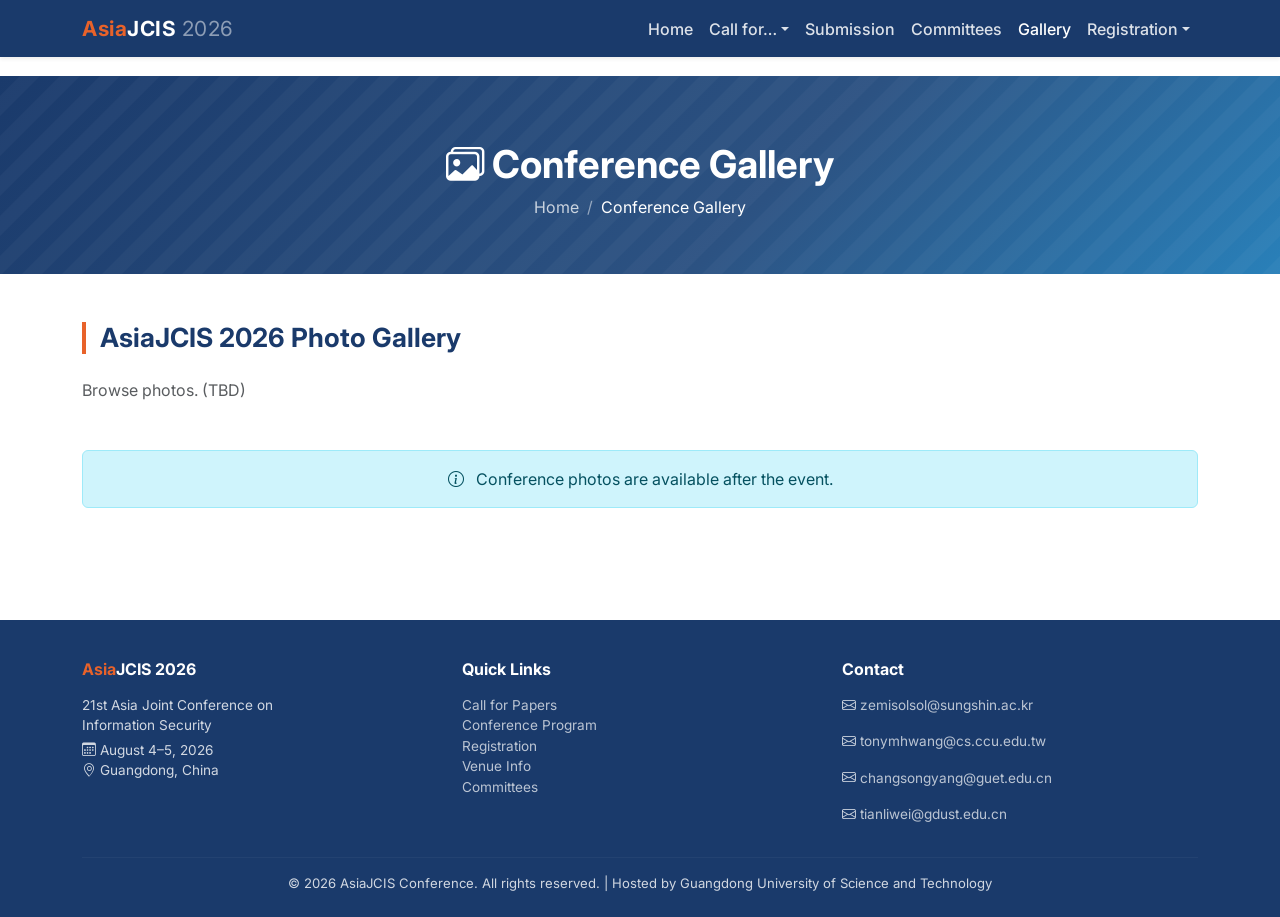
<file: gallery.html>
<!DOCTYPE html>
<html lang="en">
<head>
  <meta charset="UTF-8">
  <meta name="viewport" content="width=device-width, initial-scale=1.0">
  <title>Conference Gallery – AsiaJCIS 2026</title>
  <link href="https://cdn.jsdelivr.net/npm/bootstrap@5.3.3/dist/css/bootstrap.min.css" rel="stylesheet">
  <link href="https://cdn.jsdelivr.net/npm/bootstrap-icons@1.11.3/font/bootstrap-icons.min.css" rel="stylesheet">
  <link href="https://fonts.googleapis.com/css2?family=Inter:wght@300;400;500;600;700;800&display=swap" rel="stylesheet">
  <link rel="stylesheet" href="css/style.css">
  <style>
    .gallery-day-card {
      border-radius: 14px;
      overflow: hidden;
      box-shadow: 0 4px 20px rgba(0,0,0,.12);
      transition: transform .25s, box-shadow .25s;
      text-decoration: none;
      color: inherit;
      display: block;
    }
    .gallery-day-card:hover {
      transform: translateY(-6px);
      box-shadow: 0 12px 32px rgba(0,0,0,.18);
    }
    .gallery-day-card .thumb {
      width: 100%;
      height: 280px;
      background: linear-gradient(135deg, var(--primary), #2980b9);
      display: flex;
      align-items: center;
      justify-content: center;
      font-size: 4rem;
      color: rgba(255,255,255,.4);
      position: relative;
    }
    .gallery-day-card .thumb img {
      position: absolute;
      inset: 0;
      width: 100%;
      height: 100%;
      object-fit: cover;
    }
    .gallery-day-card .thumb-overlay {
      position: absolute;
      inset: 0;
      background: linear-gradient(to top, rgba(0,0,0,.5) 0%, transparent 60%);
    }
    .gallery-day-card .card-footer-custom {
      background: #fff;
      padding: 20px 24px;
      border-top: 3px solid var(--primary);
    }
    /* Lightbox-style grid for individual photos */
    .photo-grid img {
      width: 100%;
      height: 180px;
      object-fit: cover;
      border-radius: 8px;
      cursor: zoom-in;
      transition: transform .2s, box-shadow .2s;
    }
    .photo-grid img:hover {
      transform: scale(1.04);
      box-shadow: 0 6px 20px rgba(0,0,0,.18);
    }
  </style>
</head>
<body>
  <script src="js/nav.js"></script>

  <div class="page-hero">
    <div class="container">
      <h1><i class="bi bi-images me-2"></i>Conference Gallery</h1>
      <nav aria-label="breadcrumb">
        <ol class="breadcrumb mb-0">
          <li class="breadcrumb-item"><a href="index.html">Home</a></li>
          <li class="breadcrumb-item active">Conference Gallery</li>
        </ol>
      </nav>
    </div>
  </div>

  <main class="py-5">
    <div class="container-xl">

      <h2 class="section-title">AsiaJCIS 2026 Photo Gallery</h2>
      <p class="text-muted mb-5">Browse photos. (TBD)</p>

      <!-- Day Cards -->
      <!-- <div class="row g-4 mb-5">
        <div class="col-md-6">
          <a class="gallery-day-card" href="gallery_day1.html">
            <div class="thumb">
              <img src="https://asiajcis2026.sch.ac.kr/day1/day1_01.jpeg" alt="Day 1" onerror="this.style.display='none'">
              <div class="thumb-overlay"></div>
              <i class="bi bi-camera" style="position:relative;z-index:1;"></i>
            </div>
            <div class="card-footer-custom d-flex align-items-center justify-content-between">
              <div>
                <h5 class="fw-bold mb-0" style="color:var(--primary);">Day 1 Photos</h5>
                <p class="text-muted small mb-0">August 12, 2026</p>
              </div>
              <i class="bi bi-arrow-right-circle fs-3 text-primary"></i>
            </div>
          </a>
        </div>
        <div class="col-md-6">
          <a class="gallery-day-card" href="gallery_day2.html">
            <div class="thumb">
              <img src="https://asiajcis2026.sch.ac.kr/day2/day2_17.jpg" alt="Day 2" onerror="this.style.display='none'">
              <div class="thumb-overlay"></div>
              <i class="bi bi-camera" style="position:relative;z-index:1;"></i>
            </div>
            <div class="card-footer-custom d-flex align-items-center justify-content-between">
              <div>
                <h5 class="fw-bold mb-0" style="color:var(--primary);">Day 2 Photos</h5>
                <p class="text-muted small mb-0">August 13, 2026</p>
              </div>
              <i class="bi bi-arrow-right-circle fs-3 text-primary"></i>
            </div>
          </a>
        </div>
      </div> -->

      <!-- Placeholder notice -->
      <div class="alert alert-info text-center">
        <i class="bi bi-info-circle me-2"></i>
        Conference photos are available after the event.
      </div>

    </div>
  </main>

  <script src="https://cdn.jsdelivr.net/npm/bootstrap@5.3.3/dist/js/bootstrap.bundle.min.js"></script>
  <script src="js/footer.js"></script>
</body>
</html>
</file>
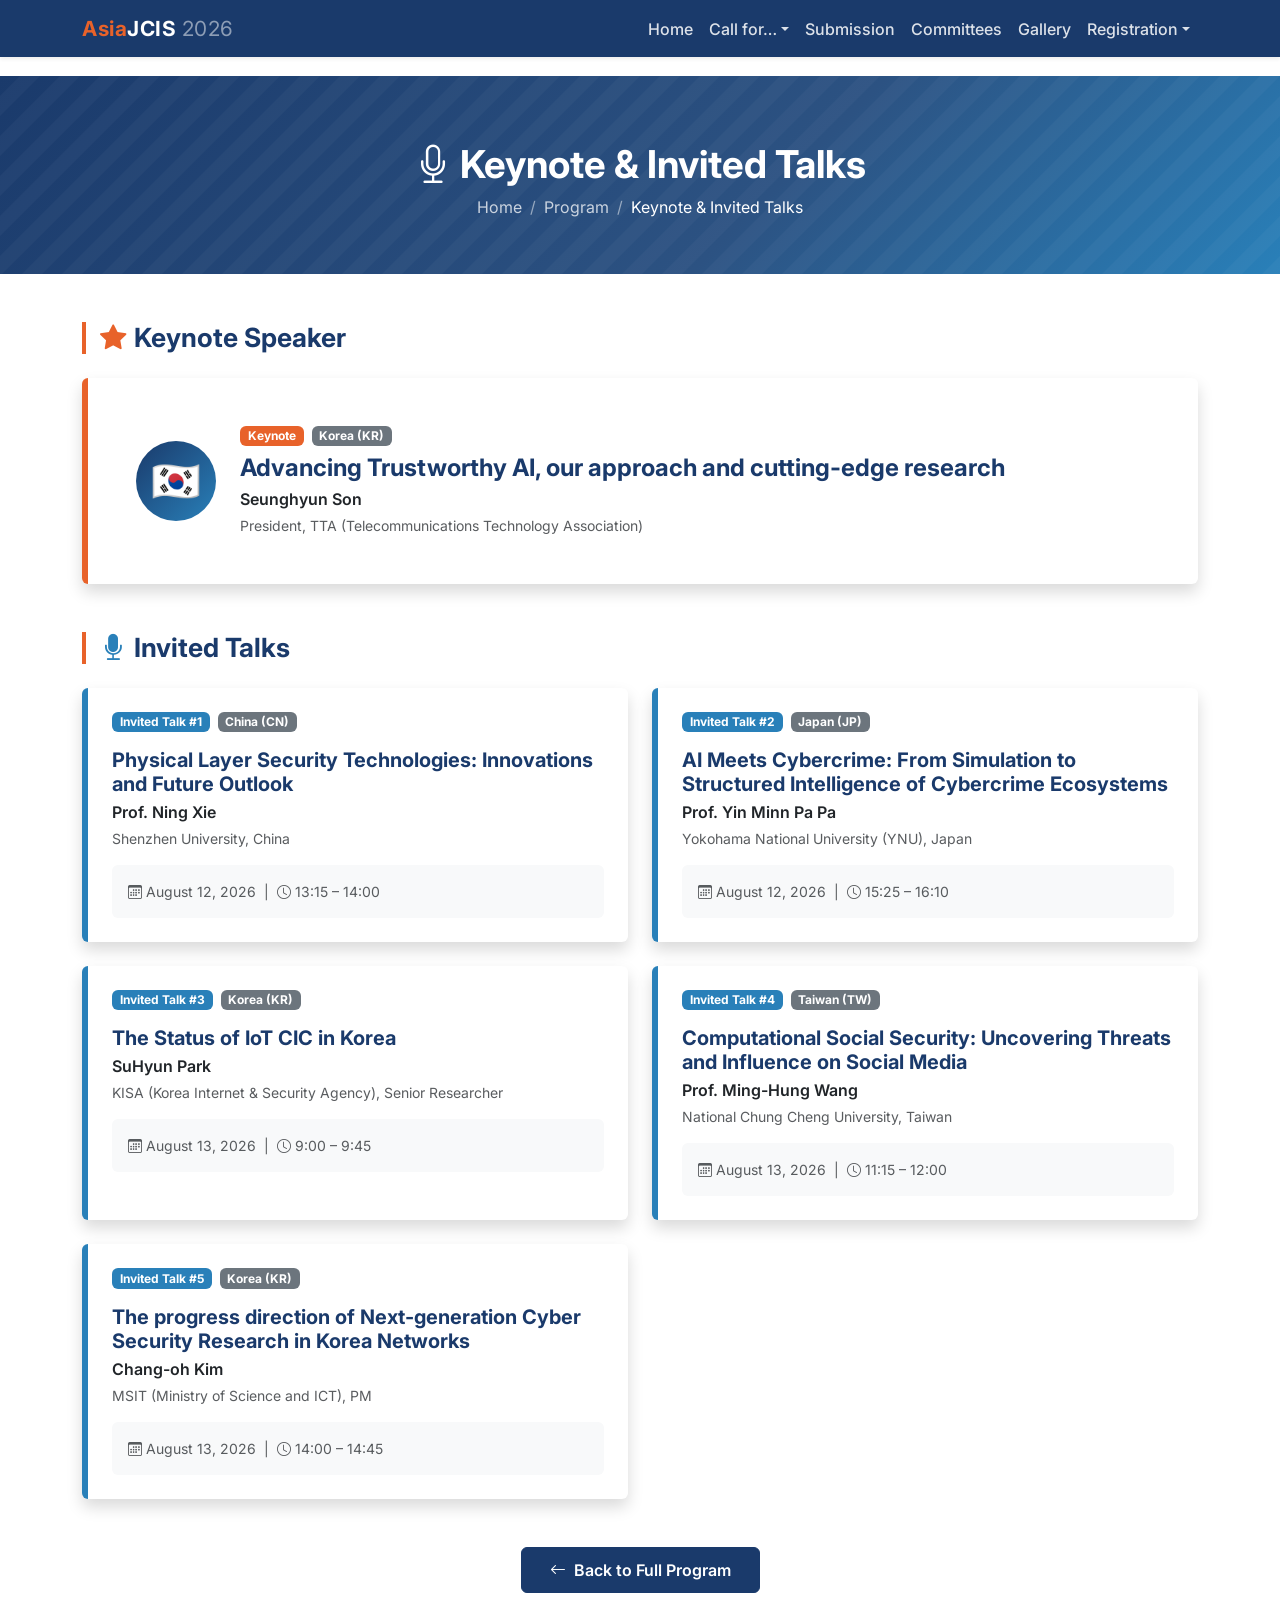
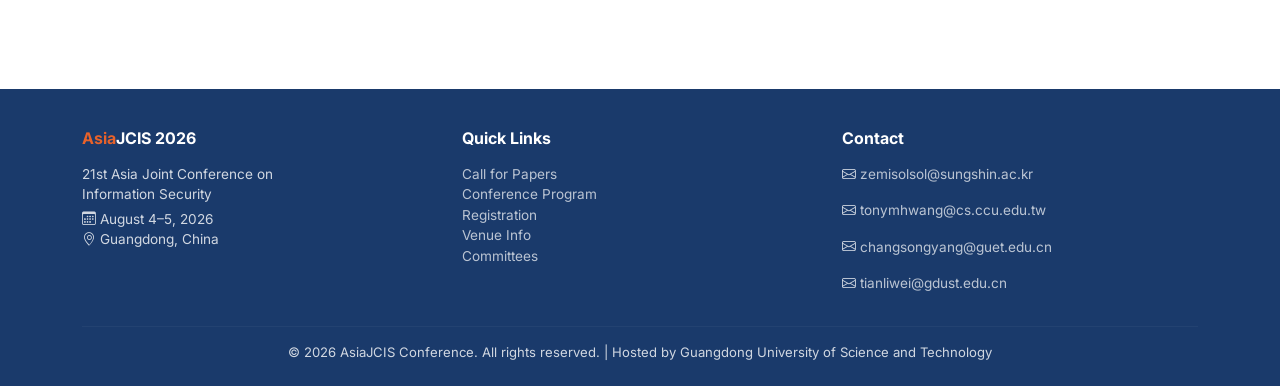
<file: keynote_and_invited.html>
<!DOCTYPE html>
<html lang="en">
<head>
  <meta charset="UTF-8">
  <meta name="viewport" content="width=device-width, initial-scale=1.0">
  <title>Keynote &amp; Invited Talks – AsiaJCIS 2026</title>
  <link href="https://cdn.jsdelivr.net/npm/bootstrap@5.3.3/dist/css/bootstrap.min.css" rel="stylesheet">
  <link href="https://cdn.jsdelivr.net/npm/bootstrap-icons@1.11.3/font/bootstrap-icons.min.css" rel="stylesheet">
  <link href="https://fonts.googleapis.com/css2?family=Inter:wght@300;400;500;600;700;800&display=swap" rel="stylesheet">
  <link rel="stylesheet" href="css/style.css">
</head>
<body>
  <script src="js/nav.js"></script>

  <div class="page-hero">
    <div class="container">
      <h1><i class="bi bi-mic me-2"></i>Keynote &amp; Invited Talks</h1>
      <nav aria-label="breadcrumb">
        <ol class="breadcrumb mb-0">
          <li class="breadcrumb-item"><a href="index.html">Home</a></li>
          <li class="breadcrumb-item"><a href="program.html">Program</a></li>
          <li class="breadcrumb-item active">Keynote &amp; Invited Talks</li>
        </ol>
      </nav>
    </div>
  </div>

  <main class="py-5">
    <div class="container-xl">

      <!-- ═ Keynote ═ -->
      <section class="mb-5">
        <h2 class="section-title"><i class="bi bi-star-fill me-2" style="color:var(--accent);"></i>Keynote Speaker</h2>
        <div class="card border-0 shadow" style="border-left: 6px solid var(--accent) !important;">
          <div class="card-body p-4 p-md-5">
            <div class="row align-items-center g-4">
              <div class="col-auto">
                <div class="rounded-circle d-flex align-items-center justify-content-center text-white fs-1 fw-bold"
                  style="width:80px;height:80px;background:linear-gradient(135deg,var(--primary),var(--accent2));">
                  🇰🇷
                </div>
              </div>
              <div class="col">
                <div class="d-flex align-items-center gap-2 mb-2">
                  <span class="badge text-white" style="background:var(--accent);">Keynote</span>
                  <span class="badge bg-secondary">Korea (KR)</span>
                </div>
                <h4 class="fw-bold mb-1" style="color:var(--primary);">Advancing Trustworthy AI, our approach and cutting-edge research</h4>
                <p class="mb-1 fw-semibold">Seunghyun Son</p>
                <p class="text-muted small mb-0">President, TTA (Telecommunications Technology Association)</p>
              </div>
            </div>
          </div>
        </div>
      </section>

      <!-- ═ Invited Talks ═ -->
      <section>
        <h2 class="section-title"><i class="bi bi-mic-fill me-2" style="color:var(--accent2);"></i>Invited Talks</h2>
        <div class="row g-4">

          <!-- Invited #1 -->
          <div class="col-lg-6">
            <div class="card border-0 shadow h-100" style="border-left: 6px solid var(--accent2) !important;">
              <div class="card-body p-4">
                <div class="d-flex gap-2 mb-3">
                  <span class="badge" style="background:var(--accent2);">Invited Talk #1</span>
                  <span class="badge bg-secondary">China (CN)</span>
                </div>
                <h5 class="fw-bold mb-1" style="color:var(--primary);">Physical Layer Security Technologies: Innovations and Future Outlook</h5>
                <p class="fw-semibold mb-1">Prof. Ning Xie</p>
                <p class="text-muted small mb-3">Shenzhen University, China</p>
                <div class="bg-light rounded p-3">
                  <p class="small text-muted mb-0"><i class="bi bi-calendar3 me-1"></i>August 12, 2026 &nbsp;|&nbsp; <i class="bi bi-clock me-1"></i>13:15 – 14:00</p>
                </div>
              </div>
            </div>
          </div>

          <!-- Invited #2 -->
          <div class="col-lg-6">
            <div class="card border-0 shadow h-100" style="border-left: 6px solid var(--accent2) !important;">
              <div class="card-body p-4">
                <div class="d-flex gap-2 mb-3">
                  <span class="badge" style="background:var(--accent2);">Invited Talk #2</span>
                  <span class="badge bg-secondary">Japan (JP)</span>
                </div>
                <h5 class="fw-bold mb-1" style="color:var(--primary);">AI Meets Cybercrime: From Simulation to Structured Intelligence of Cybercrime Ecosystems</h5>
                <p class="fw-semibold mb-1">Prof. Yin Minn Pa Pa</p>
                <p class="text-muted small mb-3">Yokohama National University (YNU), Japan</p>
                <div class="bg-light rounded p-3">
                  <p class="small text-muted mb-0"><i class="bi bi-calendar3 me-1"></i>August 12, 2026 &nbsp;|&nbsp; <i class="bi bi-clock me-1"></i>15:25 – 16:10</p>
                </div>
              </div>
            </div>
          </div>

          <!-- Invited #3 -->
          <div class="col-lg-6">
            <div class="card border-0 shadow h-100" style="border-left: 6px solid var(--accent2) !important;">
              <div class="card-body p-4">
                <div class="d-flex gap-2 mb-3">
                  <span class="badge" style="background:var(--accent2);">Invited Talk #3</span>
                  <span class="badge bg-secondary">Korea (KR)</span>
                </div>
                <h5 class="fw-bold mb-1" style="color:var(--primary);">The Status of IoT CIC in Korea</h5>
                <p class="fw-semibold mb-1">SuHyun Park</p>
                <p class="text-muted small mb-3">KISA (Korea Internet &amp; Security Agency), Senior Researcher</p>
                <div class="bg-light rounded p-3">
                  <p class="small text-muted mb-0"><i class="bi bi-calendar3 me-1"></i>August 13, 2026 &nbsp;|&nbsp; <i class="bi bi-clock me-1"></i>9:00 – 9:45</p>
                </div>
              </div>
            </div>
          </div>

          <!-- Invited #4 -->
          <div class="col-lg-6">
            <div class="card border-0 shadow h-100" style="border-left: 6px solid var(--accent2) !important;">
              <div class="card-body p-4">
                <div class="d-flex gap-2 mb-3">
                  <span class="badge" style="background:var(--accent2);">Invited Talk #4</span>
                  <span class="badge bg-secondary">Taiwan (TW)</span>
                </div>
                <h5 class="fw-bold mb-1" style="color:var(--primary);">Computational Social Security: Uncovering Threats and Influence on Social Media</h5>
                <p class="fw-semibold mb-1">Prof. Ming-Hung Wang</p>
                <p class="text-muted small mb-3">National Chung Cheng University, Taiwan</p>
                <div class="bg-light rounded p-3">
                  <p class="small text-muted mb-0"><i class="bi bi-calendar3 me-1"></i>August 13, 2026 &nbsp;|&nbsp; <i class="bi bi-clock me-1"></i>11:15 – 12:00</p>
                </div>
              </div>
            </div>
          </div>

          <!-- Invited #5 -->
          <div class="col-lg-6">
            <div class="card border-0 shadow h-100" style="border-left: 6px solid var(--accent2) !important;">
              <div class="card-body p-4">
                <div class="d-flex gap-2 mb-3">
                  <span class="badge" style="background:var(--accent2);">Invited Talk #5</span>
                  <span class="badge bg-secondary">Korea (KR)</span>
                </div>
                <h5 class="fw-bold mb-1" style="color:var(--primary);">The progress direction of Next-generation Cyber Security Research in Korea Networks</h5>
                <p class="fw-semibold mb-1">Chang-oh Kim</p>
                <p class="text-muted small mb-3">MSIT (Ministry of Science and ICT), PM</p>
                <div class="bg-light rounded p-3">
                  <p class="small text-muted mb-0"><i class="bi bi-calendar3 me-1"></i>August 13, 2026 &nbsp;|&nbsp; <i class="bi bi-clock me-1"></i>14:00 – 14:45</p>
                </div>
              </div>
            </div>
          </div>

        </div><!-- /row -->
      </section>

      <div class="text-center mt-5">
        <a href="program.html" class="btn btn-primary-custom">
          <i class="bi bi-arrow-left me-2"></i>Back to Full Program
        </a>
      </div>

    </div>
  </main>

  <script src="https://cdn.jsdelivr.net/npm/bootstrap@5.3.3/dist/js/bootstrap.bundle.min.js"></script>
  <script src="js/footer.js"></script>
</body>
</html>
</file>
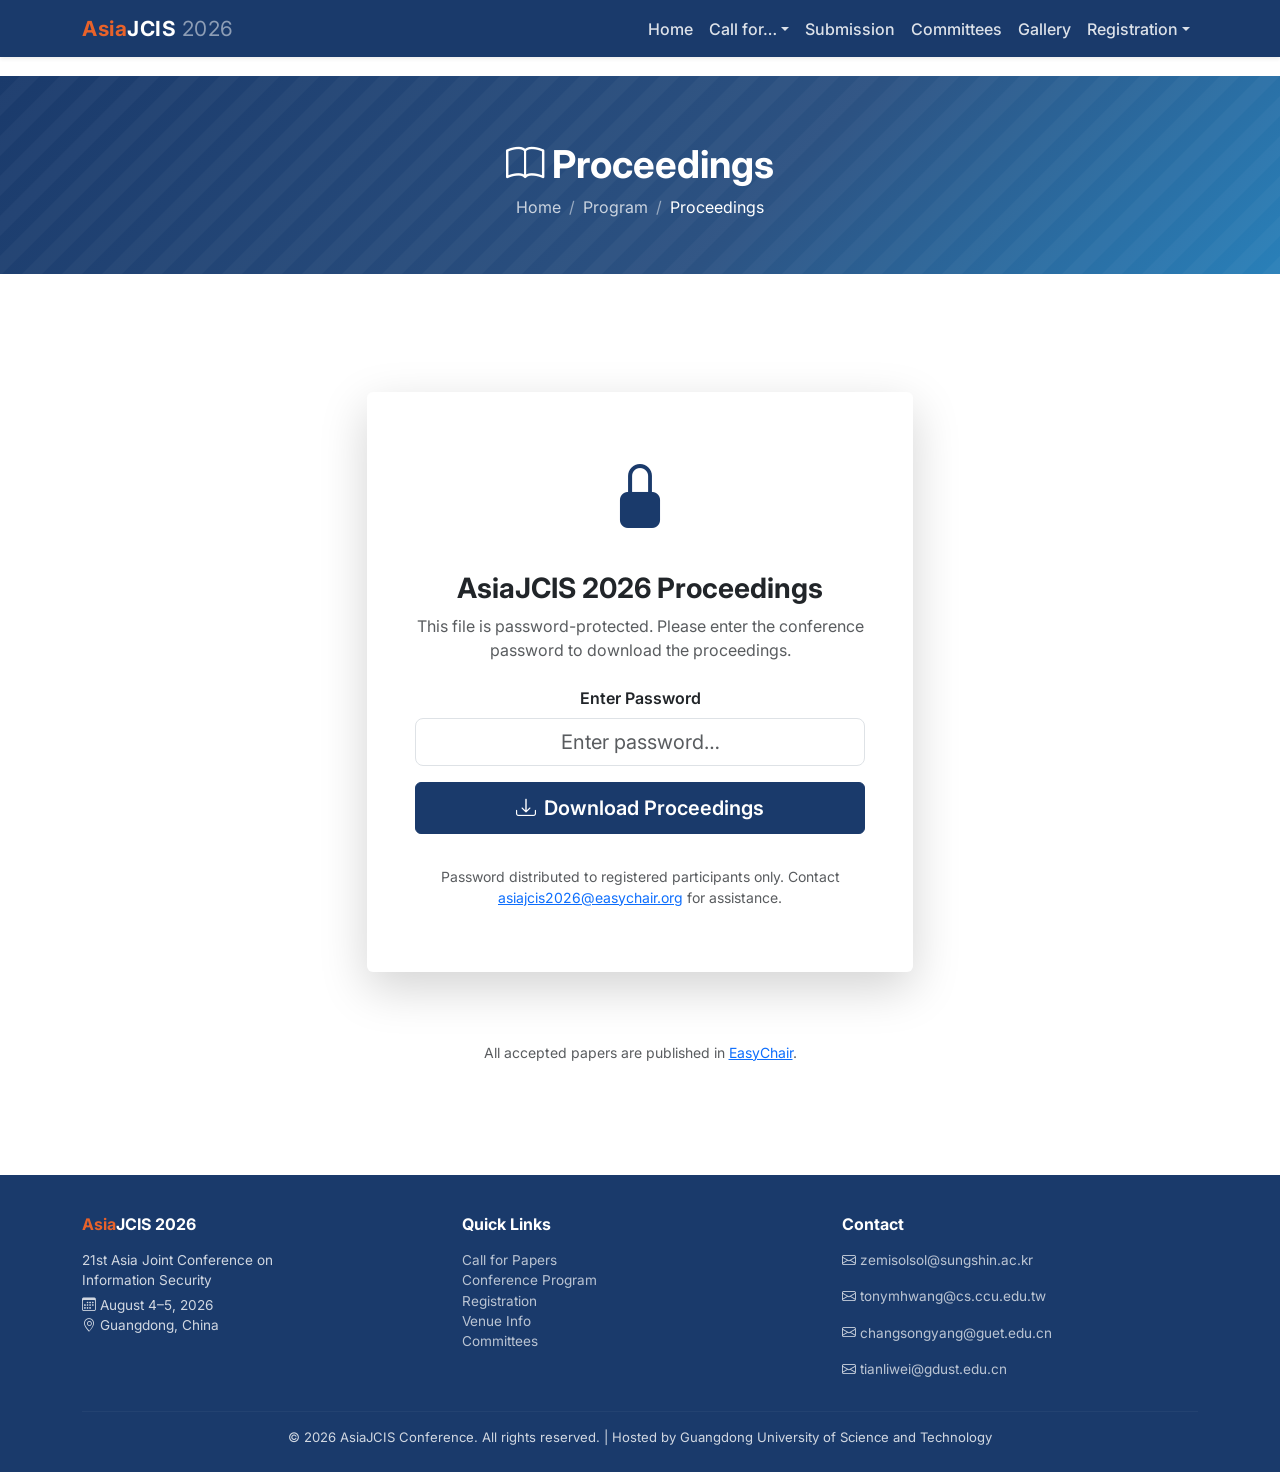
<file: proceedings.html>
<!DOCTYPE html>
<html lang="en">
<head>
  <meta charset="UTF-8">
  <meta name="viewport" content="width=device-width, initial-scale=1.0">
  <title>Proceedings – AsiaJCIS 2026</title>
  <link href="https://cdn.jsdelivr.net/npm/bootstrap@5.3.3/dist/css/bootstrap.min.css" rel="stylesheet">
  <link href="https://cdn.jsdelivr.net/npm/bootstrap-icons@1.11.3/font/bootstrap-icons.min.css" rel="stylesheet">
  <link href="https://fonts.googleapis.com/css2?family=Inter:wght@300;400;500;600;700;800&display=swap" rel="stylesheet">
  <link rel="stylesheet" href="css/style.css">
</head>
<body>
  <script src="js/nav.js"></script>

  <div class="page-hero">
    <div class="container">
      <h1><i class="bi bi-book me-2"></i>Proceedings</h1>
      <nav aria-label="breadcrumb">
        <ol class="breadcrumb mb-0">
          <li class="breadcrumb-item"><a href="index.html">Home</a></li>
          <li class="breadcrumb-item">Program</li>
          <li class="breadcrumb-item active">Proceedings</li>
        </ol>
      </nav>
    </div>
  </div>

  <main class="py-5">
    <div class="container-xl">
      <div class="row justify-content-center">
        <div class="col-md-8 col-lg-6">

          <div class="proceedings-unlock card border-0 shadow-lg" style="max-width:100%;">
            <div class="card-body p-5 text-center">
              <div class="lock-icon mb-4">
                <i class="bi bi-lock-fill" style="font-size:4rem;color:var(--primary);"></i>
              </div>
              <h3 class="fw-bold mb-2">AsiaJCIS 2026 Proceedings</h3>
              <p class="text-muted mb-4">This file is password-protected. Please enter the conference password to download the proceedings.</p>

              <div class="mb-3">
                <label for="procPassword" class="form-label fw-semibold">Enter Password</label>
                <input type="password" id="procPassword" class="form-control form-control-lg text-center" placeholder="Enter password…">
              </div>
              <button onclick="verifyPassword()" class="btn btn-primary-custom btn-lg w-100 mb-3">
                <i class="bi bi-download me-2"></i>Download Proceedings
              </button>
              <div id="procError" class="alert alert-danger d-none">
                <i class="bi bi-exclamation-circle me-2"></i>Incorrect password. Please try again.
              </div>
              <p class="text-muted small mt-3">Password distributed to registered participants only. Contact <a href="mailto:asiajcis2026@easychair.org">asiajcis2026@easychair.org</a> for assistance.</p>
            </div>
          </div>

          <div class="text-center mt-4">
            <p class="text-muted small">All accepted papers are published in <a href="https://easychair.org/publications/" target="_blank">EasyChair</a>.</p>
          </div>

        </div>
      </div>
    </div>
  </main>

  <script src="https://cdn.jsdelivr.net/npm/bootstrap@5.3.3/dist/js/bootstrap.bundle.min.js"></script>
  <script src="js/footer.js"></script>
  <script>
    function verifyPassword() {
      const pwd = document.getElementById('procPassword').value;
      const err = document.getElementById('procError');
      if (pwd === 'AsiaJCIS@2026') {
        err.classList.add('d-none');
        window.location.href = 'AsiaJCIS_2026_proceedings.pdf';
      } else {
        err.classList.remove('d-none');
        document.getElementById('procPassword').focus();
      }
    }
    document.getElementById('procPassword').addEventListener('keydown', function(e) {
      if (e.key === 'Enter') verifyPassword();
    });
  </script>
</body>
</html>
</file>
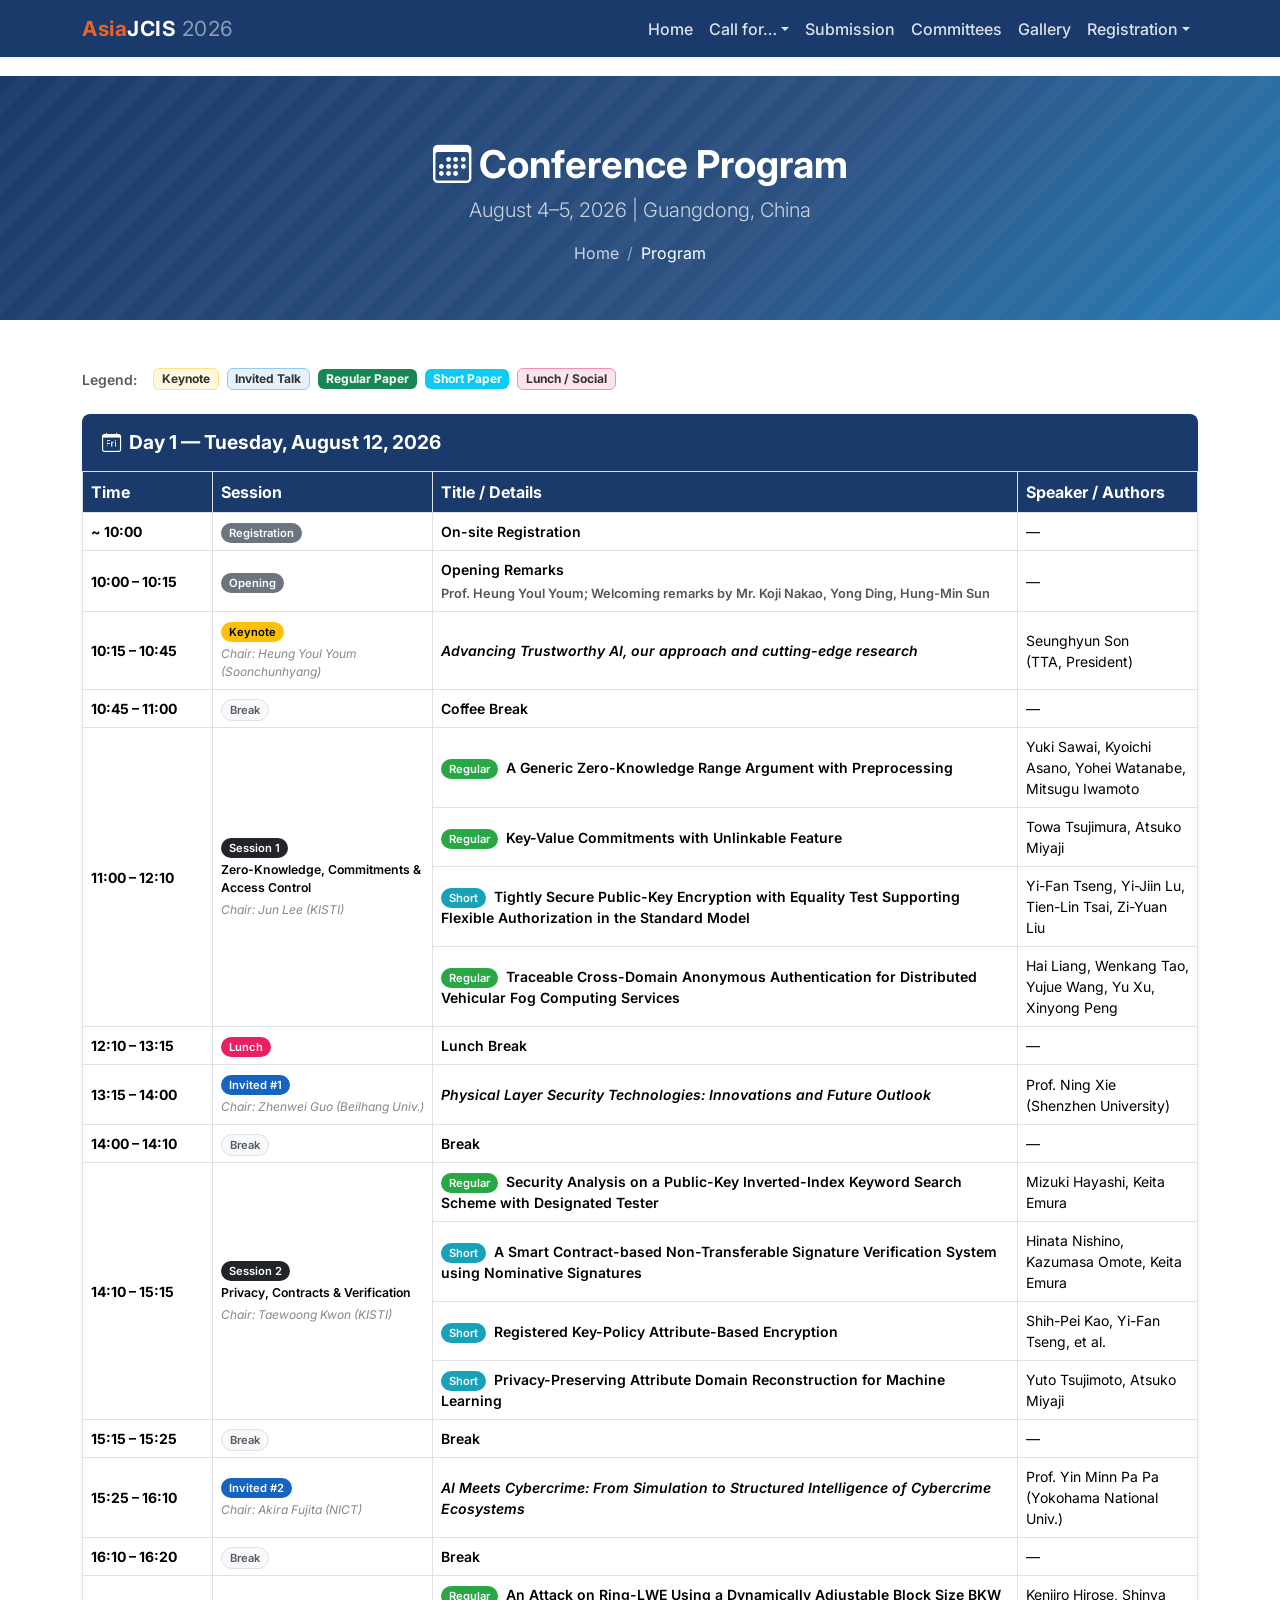
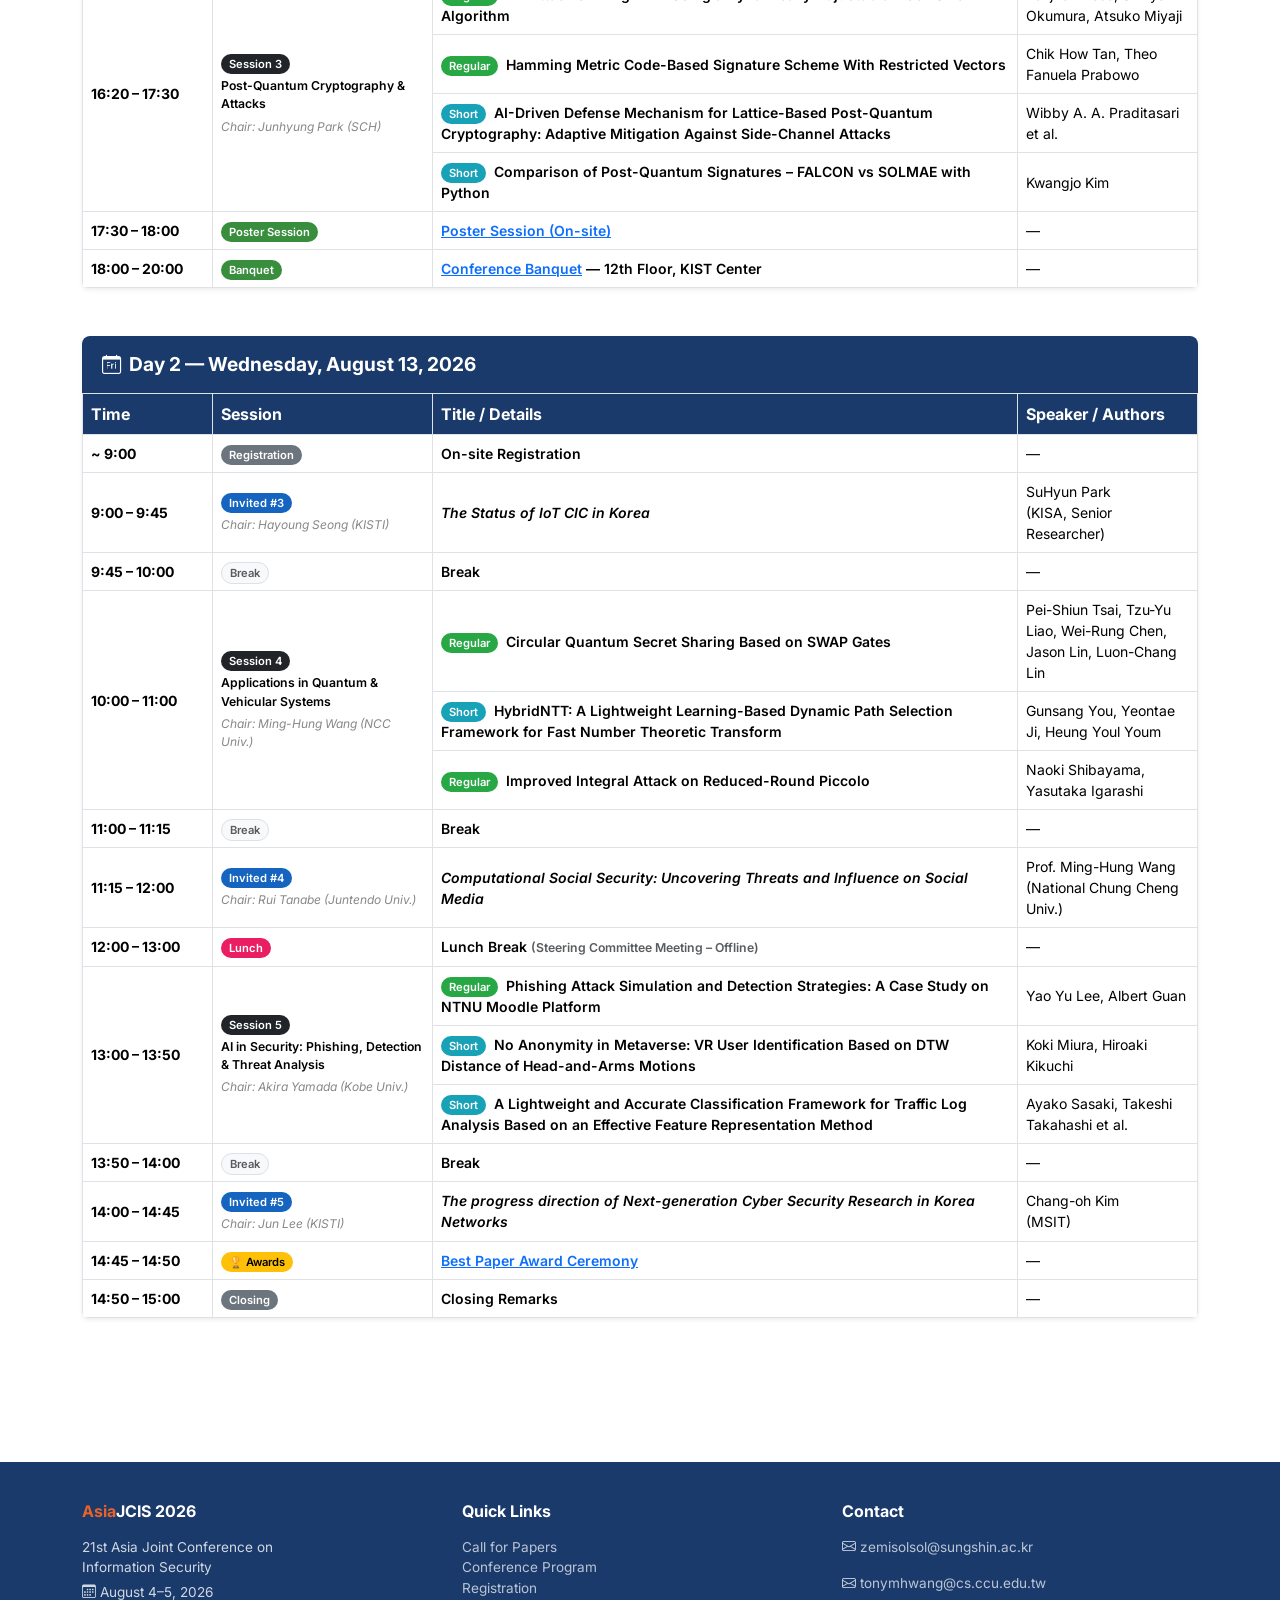
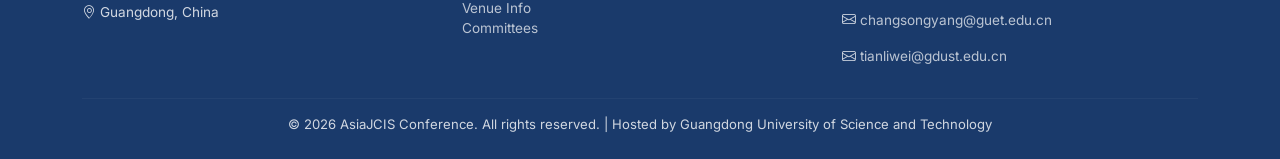
<file: program.html>
<!DOCTYPE html>
<html lang="en">
<head>
  <meta charset="UTF-8">
  <meta name="viewport" content="width=device-width, initial-scale=1.0">
  <title>Program – AsiaJCIS 2026</title>
  <link href="https://cdn.jsdelivr.net/npm/bootstrap@5.3.3/dist/css/bootstrap.min.css" rel="stylesheet">
  <link href="https://cdn.jsdelivr.net/npm/bootstrap-icons@1.11.3/font/bootstrap-icons.min.css" rel="stylesheet">
  <link href="https://fonts.googleapis.com/css2?family=Inter:wght@300;400;500;600;700;800&display=swap" rel="stylesheet">
  <link rel="stylesheet" href="css/style.css">
  <style>
    .program-day-header {
      background: var(--primary);
      color: #fff;
      padding: 14px 20px;
      border-radius: 8px 8px 0 0;
      font-size: 1.2rem;
      font-weight: 700;
    }
    .prog-time { font-weight: 700; color: var(--primary); white-space: nowrap; font-size: .85rem; }
    .prog-type-badge { font-size: .7rem; padding: 3px 8px; border-radius: 20px; font-weight: 600; }
    .row-break    { background: #f8f9fa; }
    .row-keynote  { background: #fff8e1; }
    .row-invited  { background: #e3f2fd; }
    .row-session  { background: #fff; }
    .row-lunch    { background: #fce4ec; }
    .row-social   { background: #e8f5e9; }
    .prog-title   { font-size: .875rem; font-weight: 600; }
    .prog-author  { font-size: .8rem; color: #555; }
    .prog-chair   { font-size: .75rem; color: #888; font-style: italic; }
  </style>
</head>
<body>
  <script src="js/nav.js"></script>

  <div class="page-hero">
    <div class="container">
      <h1><i class="bi bi-calendar3 me-2"></i>Conference Program</h1>
      <p class="lead opacity-75">August 4–5, 2026 | Guangdong, China</p>
      <nav aria-label="breadcrumb">
        <ol class="breadcrumb mb-0">
          <li class="breadcrumb-item"><a href="index.html">Home</a></li>
          <li class="breadcrumb-item active">Program</li>
        </ol>
      </nav>
    </div>
  </div>

  <main class="py-5">
    <div class="container-xl">

      <!-- Legend -->
      <div class="d-flex flex-wrap gap-2 mb-4 align-items-center">
        <span class="text-muted small fw-semibold me-2">Legend:</span>
        <span class="badge" style="background:#fff8e1;color:#333;border:1px solid #ffe082;">Keynote</span>
        <span class="badge" style="background:#e3f2fd;color:#333;border:1px solid #90caf9;">Invited Talk</span>
        <span class="badge bg-success">Regular Paper</span>
        <span class="badge bg-info">Short Paper</span>
        <span class="badge" style="background:#fce4ec;color:#333;border:1px solid #f48fb1;">Lunch / Social</span>
      </div>

      <!-- ══ DAY 1 ══ -->
      <div class="mb-5 shadow-sm rounded overflow-hidden">
        <div class="program-day-header">
          <i class="bi bi-calendar-day me-2"></i>Day 1 — Tuesday, August 12, 2026
        </div>
        <div class="table-responsive">
          <table class="table table-bordered mb-0 program-table">
            <thead>
              <tr>
                <th style="width:130px;">Time</th>
                <th style="width:220px;">Session</th>
                <th>Title / Details</th>
                <th style="width:180px;">Speaker / Authors</th>
              </tr>
            </thead>
            <tbody>
              <!-- Registration -->
              <tr class="row-break">
                <td class="prog-time">~ 10:00</td>
                <td><span class="prog-type-badge bg-secondary text-white">Registration</span></td>
                <td class="prog-title">On-site Registration</td>
                <td>—</td>
              </tr>
              <!-- Opening -->
              <tr class="row-break">
                <td class="prog-time">10:00 – 10:15</td>
                <td><span class="prog-type-badge bg-secondary text-white">Opening</span></td>
                <td class="prog-title">Opening Remarks
                  <div class="prog-author mt-1">Prof. Heung Youl Youm; Welcoming remarks by Mr. Koji Nakao, Yong Ding, Hung-Min Sun</div></td>
                <td>—</td>
              </tr>
              <!-- Keynote -->
              <tr class="row-keynote">
                <td class="prog-time">10:15 – 10:45</td>
                <td>
                  <span class="prog-type-badge" style="background:#ffc107;color:#000;">Keynote</span>
                  <div class="prog-chair mt-1">Chair: Heung Youl Youm (Soonchunhyang)</div>
                </td>
                <td class="prog-title"><em>Advancing Trustworthy AI, our approach and cutting-edge research</em></td>
                <td class="prog-author">Seunghyun Son<br>(TTA, President)</td>
              </tr>
              <!-- Break -->
              <tr class="row-break">
                <td class="prog-time">10:45 – 11:00</td>
                <td><span class="prog-type-badge bg-light border text-muted">Break</span></td>
                <td class="prog-title">Coffee Break</td>
                <td>—</td>
              </tr>
              <!-- Session 1 -->
              <tr class="row-session">
                <td class="prog-time" rowspan="4">11:00 – 12:10</td>
                <td rowspan="4">
                  <span class="prog-type-badge bg-dark text-white">Session 1</span>
                  <div class="fw-semibold mt-1 small">Zero-Knowledge, Commitments &amp; Access Control</div>
                  <div class="prog-chair mt-1">Chair: Jun Lee (KISTI)</div>
                </td>
                <td>
                  <span class="label-regular prog-type-badge">Regular</span>
                  <span class="prog-title ms-1">A Generic Zero-Knowledge Range Argument with Preprocessing</span>
                </td>
                <td class="prog-author">Yuki Sawai, Kyoichi Asano, Yohei Watanabe, Mitsugu Iwamoto</td>
              </tr>
              <tr class="row-session">
                <td>
                  <span class="label-regular prog-type-badge">Regular</span>
                  <span class="prog-title ms-1">Key-Value Commitments with Unlinkable Feature</span>
                </td>
                <td class="prog-author">Towa Tsujimura, Atsuko Miyaji</td>
              </tr>
              <tr class="row-session">
                <td>
                  <span class="label-short prog-type-badge">Short</span>
                  <span class="prog-title ms-1">Tightly Secure Public-Key Encryption with Equality Test Supporting Flexible Authorization in the Standard Model</span>
                </td>
                <td class="prog-author">Yi-Fan Tseng, Yi-Jiin Lu, Tien-Lin Tsai, Zi-Yuan Liu</td>
              </tr>
              <tr class="row-session">
                <td>
                  <span class="label-regular prog-type-badge">Regular</span>
                  <span class="prog-title ms-1">Traceable Cross-Domain Anonymous Authentication for Distributed Vehicular Fog Computing Services</span>
                </td>
                <td class="prog-author">Hai Liang, Wenkang Tao, Yujue Wang, Yu Xu, Xinyong Peng</td>
              </tr>
              <!-- Lunch -->
              <tr class="row-lunch">
                <td class="prog-time">12:10 – 13:15</td>
                <td><span class="prog-type-badge" style="background:#e91e63;color:#fff;">Lunch</span></td>
                <td class="prog-title">Lunch Break</td>
                <td>—</td>
              </tr>
              <!-- Invited #1 -->
              <tr class="row-invited">
                <td class="prog-time">13:15 – 14:00</td>
                <td>
                  <span class="prog-type-badge" style="background:#1565c0;color:#fff;">Invited #1</span>
                  <div class="prog-chair mt-1">Chair: Zhenwei Guo (Beilhang Univ.)</div>
                </td>
                <td class="prog-title"><em>Physical Layer Security Technologies: Innovations and Future Outlook</em></td>
                <td class="prog-author">Prof. Ning Xie<br>(Shenzhen University)</td>
              </tr>
              <!-- Break -->
              <tr class="row-break">
                <td class="prog-time">14:00 – 14:10</td>
                <td><span class="prog-type-badge bg-light border text-muted">Break</span></td>
                <td class="prog-title">Break</td>
                <td>—</td>
              </tr>
              <!-- Session 2 -->
              <tr class="row-session">
                <td class="prog-time" rowspan="4">14:10 – 15:15</td>
                <td rowspan="4">
                  <span class="prog-type-badge bg-dark text-white">Session 2</span>
                  <div class="fw-semibold mt-1 small">Privacy, Contracts &amp; Verification</div>
                  <div class="prog-chair mt-1">Chair: Taewoong Kwon (KISTI)</div>
                </td>
                <td>
                  <span class="label-regular prog-type-badge">Regular</span>
                  <span class="prog-title ms-1">Security Analysis on a Public-Key Inverted-Index Keyword Search Scheme with Designated Tester</span>
                </td>
                <td class="prog-author">Mizuki Hayashi, Keita Emura</td>
              </tr>
              <tr class="row-session">
                <td>
                  <span class="label-short prog-type-badge">Short</span>
                  <span class="prog-title ms-1">A Smart Contract-based Non-Transferable Signature Verification System using Nominative Signatures</span>
                </td>
                <td class="prog-author">Hinata Nishino, Kazumasa Omote, Keita Emura</td>
              </tr>
              <tr class="row-session">
                <td>
                  <span class="label-short prog-type-badge">Short</span>
                  <span class="prog-title ms-1">Registered Key-Policy Attribute-Based Encryption</span>
                </td>
                <td class="prog-author">Shih-Pei Kao, Yi-Fan Tseng, et al.</td>
              </tr>
              <tr class="row-session">
                <td>
                  <span class="label-short prog-type-badge">Short</span>
                  <span class="prog-title ms-1">Privacy-Preserving Attribute Domain Reconstruction for Machine Learning</span>
                </td>
                <td class="prog-author">Yuto Tsujimoto, Atsuko Miyaji</td>
              </tr>
              <!-- Break -->
              <tr class="row-break">
                <td class="prog-time">15:15 – 15:25</td>
                <td><span class="prog-type-badge bg-light border text-muted">Break</span></td>
                <td class="prog-title">Break</td>
                <td>—</td>
              </tr>
              <!-- Invited #2 -->
              <tr class="row-invited">
                <td class="prog-time">15:25 – 16:10</td>
                <td>
                  <span class="prog-type-badge" style="background:#1565c0;color:#fff;">Invited #2</span>
                  <div class="prog-chair mt-1">Chair: Akira Fujita (NICT)</div>
                </td>
                <td class="prog-title"><em>AI Meets Cybercrime: From Simulation to Structured Intelligence of Cybercrime Ecosystems</em></td>
                <td class="prog-author">Prof. Yin Minn Pa Pa<br>(Yokohama National Univ.)</td>
              </tr>
              <!-- Break -->
              <tr class="row-break">
                <td class="prog-time">16:10 – 16:20</td>
                <td><span class="prog-type-badge bg-light border text-muted">Break</span></td>
                <td class="prog-title">Break</td>
                <td>—</td>
              </tr>
              <!-- Session 3 -->
              <tr class="row-session">
                <td class="prog-time" rowspan="4">16:20 – 17:30</td>
                <td rowspan="4">
                  <span class="prog-type-badge bg-dark text-white">Session 3</span>
                  <div class="fw-semibold mt-1 small">Post-Quantum Cryptography &amp; Attacks</div>
                  <div class="prog-chair mt-1">Chair: Junhyung Park (SCH)</div>
                </td>
                <td>
                  <span class="label-regular prog-type-badge">Regular</span>
                  <span class="prog-title ms-1">An Attack on Ring-LWE Using a Dynamically Adjustable Block Size BKW Algorithm</span>
                </td>
                <td class="prog-author">Kenjiro Hirose, Shinya Okumura, Atsuko Miyaji</td>
              </tr>
              <tr class="row-session">
                <td>
                  <span class="label-regular prog-type-badge">Regular</span>
                  <span class="prog-title ms-1">Hamming Metric Code-Based Signature Scheme With Restricted Vectors</span>
                </td>
                <td class="prog-author">Chik How Tan, Theo Fanuela Prabowo</td>
              </tr>
              <tr class="row-session">
                <td>
                  <span class="label-short prog-type-badge">Short</span>
                  <span class="prog-title ms-1">AI-Driven Defense Mechanism for Lattice-Based Post-Quantum Cryptography: Adaptive Mitigation Against Side-Channel Attacks</span>
                </td>
                <td class="prog-author">Wibby A. A. Praditasari et al.</td>
              </tr>
              <tr class="row-session">
                <td>
                  <span class="label-short prog-type-badge">Short</span>
                  <span class="prog-title ms-1">Comparison of Post-Quantum Signatures – FALCON vs SOLMAE with Python</span>
                </td>
                <td class="prog-author">Kwangjo Kim</td>
              </tr>
              <!-- Poster Session -->
              <tr class="row-social">
                <td class="prog-time">17:30 – 18:00</td>
                <td><span class="prog-type-badge" style="background:#388e3c;color:#fff;">Poster Session</span></td>
                <td class="prog-title"><a href="acceptedposter.html">Poster Session (On-site)</a></td>
                <td>—</td>
              </tr>
              <!-- Banquet -->
              <tr class="row-social">
                <td class="prog-time">18:00 – 20:00</td>
                <td><span class="prog-type-badge" style="background:#388e3c;color:#fff;">Banquet</span></td>
                <td class="prog-title"><a href="banquet.html">Conference Banquet</a> — 12th Floor, KIST Center</td>
                <td>—</td>
              </tr>
            </tbody>
          </table>
        </div>
      </div><!-- /Day 1 -->

      <!-- ══ DAY 2 ══ -->
      <div class="mb-5 shadow-sm rounded overflow-hidden">
        <div class="program-day-header">
          <i class="bi bi-calendar-day me-2"></i>Day 2 — Wednesday, August 13, 2026
        </div>
        <div class="table-responsive">
          <table class="table table-bordered mb-0 program-table">
            <thead>
              <tr>
                <th style="width:130px;">Time</th>
                <th style="width:220px;">Session</th>
                <th>Title / Details</th>
                <th style="width:180px;">Speaker / Authors</th>
              </tr>
            </thead>
            <tbody>
              <!-- Registration -->
              <tr class="row-break">
                <td class="prog-time">~ 9:00</td>
                <td><span class="prog-type-badge bg-secondary text-white">Registration</span></td>
                <td class="prog-title">On-site Registration</td>
                <td>—</td>
              </tr>
              <!-- Invited #3 -->
              <tr class="row-invited">
                <td class="prog-time">9:00 – 9:45</td>
                <td>
                  <span class="prog-type-badge" style="background:#1565c0;color:#fff;">Invited #3</span>
                  <div class="prog-chair mt-1">Chair: Hayoung Seong (KISTI)</div>
                </td>
                <td class="prog-title"><em>The Status of IoT CIC in Korea</em></td>
                <td class="prog-author">SuHyun Park<br>(KISA, Senior Researcher)</td>
              </tr>
              <!-- Break -->
              <tr class="row-break">
                <td class="prog-time">9:45 – 10:00</td>
                <td><span class="prog-type-badge bg-light border text-muted">Break</span></td>
                <td class="prog-title">Break</td>
                <td>—</td>
              </tr>
              <!-- Session 4 -->
              <tr class="row-session">
                <td class="prog-time" rowspan="3">10:00 – 11:00</td>
                <td rowspan="3">
                  <span class="prog-type-badge bg-dark text-white">Session 4</span>
                  <div class="fw-semibold mt-1 small">Applications in Quantum &amp; Vehicular Systems</div>
                  <div class="prog-chair mt-1">Chair: Ming-Hung Wang (NCC Univ.)</div>
                </td>
                <td>
                  <span class="label-regular prog-type-badge">Regular</span>
                  <span class="prog-title ms-1">Circular Quantum Secret Sharing Based on SWAP Gates</span>
                </td>
                <td class="prog-author">Pei-Shiun Tsai, Tzu-Yu Liao, Wei-Rung Chen, Jason Lin, Luon-Chang Lin</td>
              </tr>
              <tr class="row-session">
                <td>
                  <span class="label-short prog-type-badge">Short</span>
                  <span class="prog-title ms-1">HybridNTT: A Lightweight Learning-Based Dynamic Path Selection Framework for Fast Number Theoretic Transform</span>
                </td>
                <td class="prog-author">Gunsang You, Yeontae Ji, Heung Youl Youm</td>
              </tr>
              <tr class="row-session">
                <td>
                  <span class="label-regular prog-type-badge">Regular</span>
                  <span class="prog-title ms-1">Improved Integral Attack on Reduced-Round Piccolo</span>
                </td>
                <td class="prog-author">Naoki Shibayama, Yasutaka Igarashi</td>
              </tr>
              <!-- Break -->
              <tr class="row-break">
                <td class="prog-time">11:00 – 11:15</td>
                <td><span class="prog-type-badge bg-light border text-muted">Break</span></td>
                <td class="prog-title">Break</td>
                <td>—</td>
              </tr>
              <!-- Invited #4 -->
              <tr class="row-invited">
                <td class="prog-time">11:15 – 12:00</td>
                <td>
                  <span class="prog-type-badge" style="background:#1565c0;color:#fff;">Invited #4</span>
                  <div class="prog-chair mt-1">Chair: Rui Tanabe (Juntendo Univ.)</div>
                </td>
                <td class="prog-title"><em>Computational Social Security: Uncovering Threats and Influence on Social Media</em></td>
                <td class="prog-author">Prof. Ming-Hung Wang<br>(National Chung Cheng Univ.)</td>
              </tr>
              <!-- Lunch -->
              <tr class="row-lunch">
                <td class="prog-time">12:00 – 13:00</td>
                <td><span class="prog-type-badge" style="background:#e91e63;color:#fff;">Lunch</span></td>
                <td class="prog-title">Lunch Break <span class="text-muted small">(Steering Committee Meeting – Offline)</span></td>
                <td>—</td>
              </tr>
              <!-- Session 5 -->
              <tr class="row-session">
                <td class="prog-time" rowspan="3">13:00 – 13:50</td>
                <td rowspan="3">
                  <span class="prog-type-badge bg-dark text-white">Session 5</span>
                  <div class="fw-semibold mt-1 small">AI in Security: Phishing, Detection &amp; Threat Analysis</div>
                  <div class="prog-chair mt-1">Chair: Akira Yamada (Kobe Univ.)</div>
                </td>
                <td>
                  <span class="label-regular prog-type-badge">Regular</span>
                  <span class="prog-title ms-1">Phishing Attack Simulation and Detection Strategies: A Case Study on NTNU Moodle Platform</span>
                </td>
                <td class="prog-author">Yao Yu Lee, Albert Guan</td>
              </tr>
              <tr class="row-session">
                <td>
                  <span class="label-short prog-type-badge">Short</span>
                  <span class="prog-title ms-1">No Anonymity in Metaverse: VR User Identification Based on DTW Distance of Head-and-Arms Motions</span>
                </td>
                <td class="prog-author">Koki Miura, Hiroaki Kikuchi</td>
              </tr>
              <tr class="row-session">
                <td>
                  <span class="label-short prog-type-badge">Short</span>
                  <span class="prog-title ms-1">A Lightweight and Accurate Classification Framework for Traffic Log Analysis Based on an Effective Feature Representation Method</span>
                </td>
                <td class="prog-author">Ayako Sasaki, Takeshi Takahashi et al.</td>
              </tr>
              <!-- Break -->
              <tr class="row-break">
                <td class="prog-time">13:50 – 14:00</td>
                <td><span class="prog-type-badge bg-light border text-muted">Break</span></td>
                <td class="prog-title">Break</td>
                <td>—</td>
              </tr>
              <!-- Invited #5 -->
              <tr class="row-invited">
                <td class="prog-time">14:00 – 14:45</td>
                <td>
                  <span class="prog-type-badge" style="background:#1565c0;color:#fff;">Invited #5</span>
                  <div class="prog-chair mt-1">Chair: Jun Lee (KISTI)</div>
                </td>
                <td class="prog-title"><em>The progress direction of Next-generation Cyber Security Research in Korea Networks</em></td>
                <td class="prog-author">Chang-oh Kim<br>(MSIT)</td>
              </tr>
              <!-- Awards -->
              <tr class="row-keynote">
                <td class="prog-time">14:45 – 14:50</td>
                <td><span class="prog-type-badge" style="background:#ffc107;color:#000;">🏆 Awards</span></td>
                <td class="prog-title"><a href="awards.html">Best Paper Award Ceremony</a></td>
                <td>—</td>
              </tr>
              <!-- Closing -->
              <tr class="row-break">
                <td class="prog-time">14:50 – 15:00</td>
                <td><span class="prog-type-badge bg-secondary text-white">Closing</span></td>
                <td class="prog-title">Closing Remarks</td>
                <td>—</td>
              </tr>
            </tbody>
          </table>
        </div>
      </div><!-- /Day 2 -->

    </div>
  </main>

  <script src="https://cdn.jsdelivr.net/npm/bootstrap@5.3.3/dist/js/bootstrap.bundle.min.js"></script>
  <script src="js/footer.js"></script>
</body>
</html>
</file>
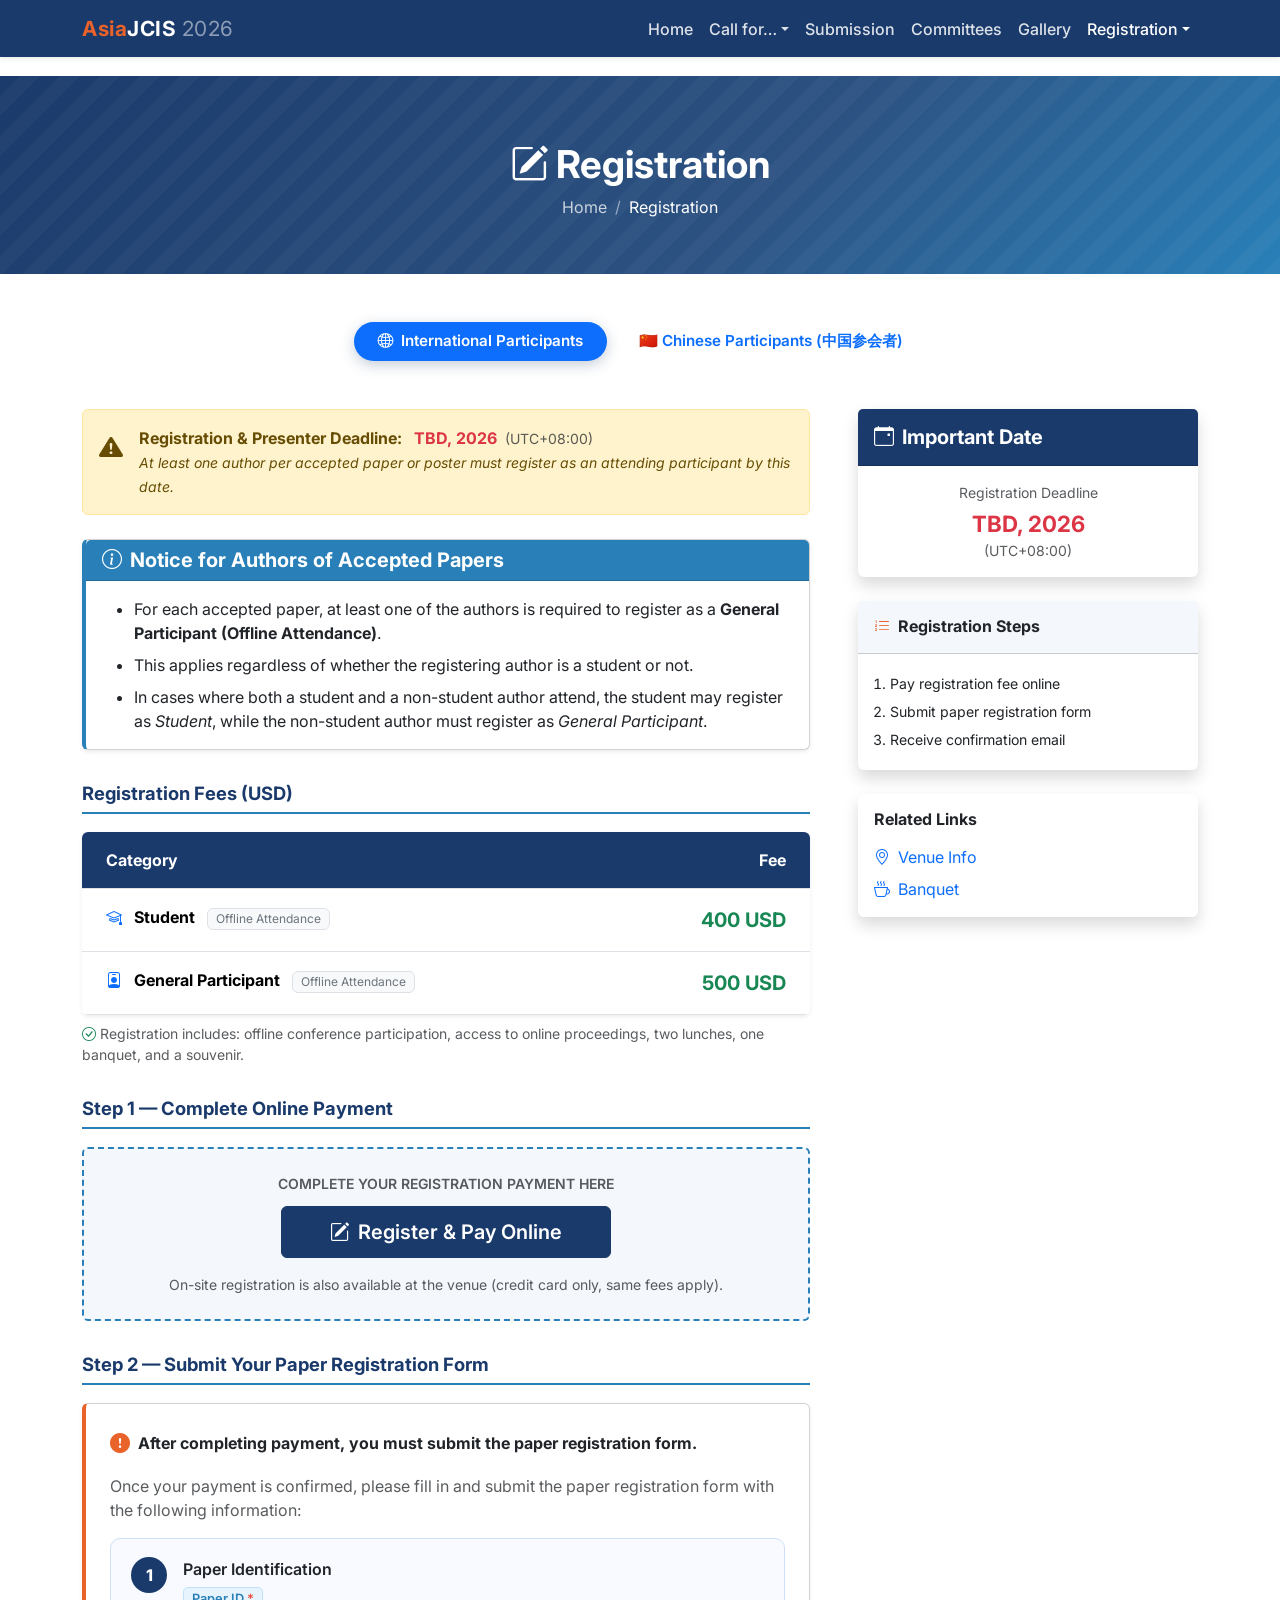
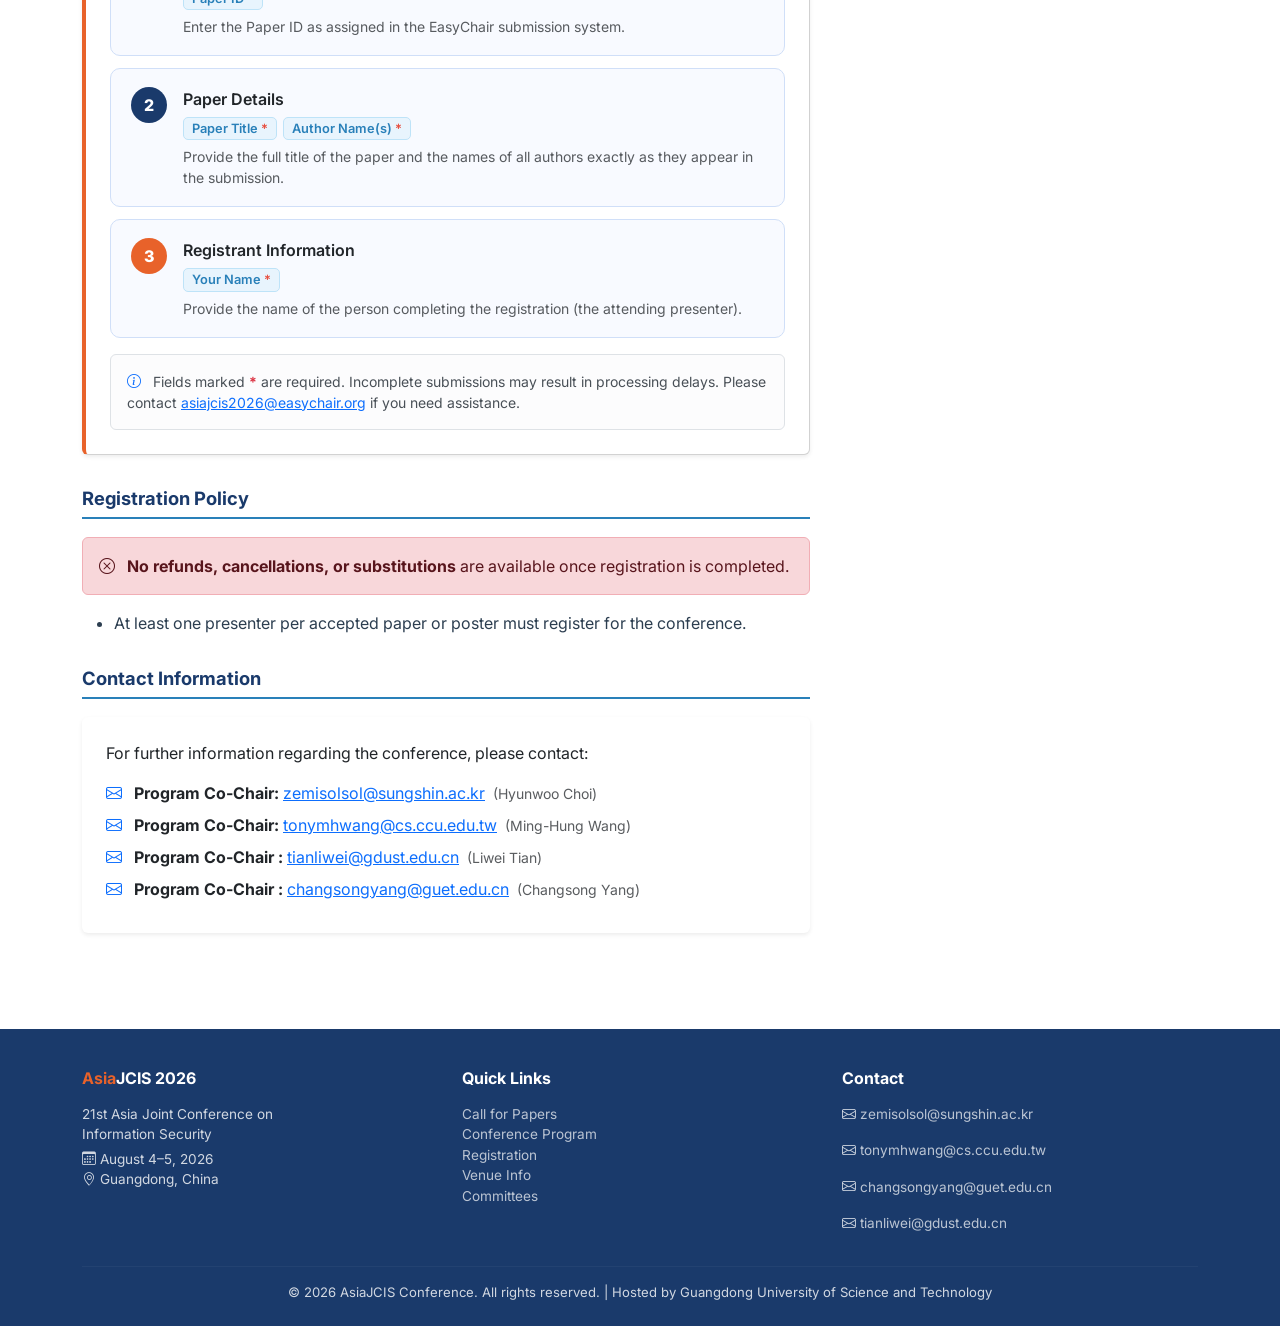
<file: registration.html>
<!DOCTYPE html>
<html lang="en">
<head>
  <meta charset="UTF-8">
  <meta name="viewport" content="width=device-width, initial-scale=1.0">
  <title>Registration – AsiaJCIS 2026</title>
  <link href="https://cdn.jsdelivr.net/npm/bootstrap@5.3.3/dist/css/bootstrap.min.css" rel="stylesheet">
  <link href="https://cdn.jsdelivr.net/npm/bootstrap-icons@1.11.3/font/bootstrap-icons.min.css" rel="stylesheet">
  <link href="https://fonts.googleapis.com/css2?family=Inter:wght@300;400;500;600;700;800&display=swap" rel="stylesheet">
  <link rel="stylesheet" href="css/style.css">
  <style>
    /* Tab pills */
    .reg-tab-btn {
      min-width: 220px;
      border-radius: 50px !important;
      font-weight: 600;
      font-size: .95rem;
      transition: all .2s;
    }
    .nav-pills .nav-link.active.reg-tab-btn { box-shadow: 0 4px 14px rgba(26,58,107,.25); }

    /* Post-payment steps */
    .step-box {
      display: flex;
      align-items: flex-start;
      gap: 16px;
      background: #f8faff;
      border: 1px solid #d0dff8;
      border-radius: 10px;
      padding: 18px 20px;
      margin-bottom: 12px;
    }
    .step-num {
      width: 36px; height: 36px;
      border-radius: 50%;
      background: var(--primary);
      color: #fff;
      display: flex; align-items: center; justify-content: center;
      font-weight: 800;
      font-size: 1rem;
      flex-shrink: 0;
    }
    .step-num.accent { background: var(--accent); }
    .form-field-tag {
      display: inline-block;
      background: #e8f4fd;
      color: var(--accent2);
      border: 1px solid #bee3f8;
      border-radius: 5px;
      padding: 1px 8px;
      font-size: .8rem;
      font-weight: 600;
      margin: 2px 2px 2px 0;
    }
    .form-field-tag.required::after {
      content: ' *';
      color: #e74c3c;
    }
  </style>
</head>
<body>
  <script src="js/nav.js"></script>

  <div class="page-hero">
    <div class="container">
      <h1><i class="bi bi-pencil-square me-2"></i>Registration</h1>
      <nav aria-label="breadcrumb">
        <ol class="breadcrumb mb-0">
          <li class="breadcrumb-item"><a href="index.html">Home</a></li>
          <li class="breadcrumb-item active">Registration</li>
        </ol>
      </nav>
    </div>
  </div>

  <main class="py-5">
    <div class="container-xl">

      <!-- ══ Tab Navigation ══ -->
      <ul class="nav nav-pills mb-5 justify-content-center gap-2 flex-wrap" id="regTabs" role="tablist">
        <li class="nav-item" role="presentation">
          <button class="nav-link active reg-tab-btn px-4 py-2" id="en-tab"
            data-bs-toggle="pill" data-bs-target="#en-content" type="button">
            <i class="bi bi-globe2 me-2"></i>International Participants
          </button>
        </li>
        <li class="nav-item" role="presentation">
          <button class="nav-link reg-tab-btn px-4 py-2" id="cn-tab"
            data-bs-toggle="pill" data-bs-target="#cn-content" type="button">
            🇨🇳 Chinese Participants (中国参会者)
          </button>
        </li>
      </ul>

      <div class="tab-content">

        <!-- ══════════════════════════════════
             INTERNATIONAL PARTICIPANTS (USD)
        ══════════════════════════════════ -->
        <div class="tab-pane fade show active" id="en-content">
          <div class="row g-5">
            <div class="col-lg-8">

              <!-- Deadline alert -->
              <div class="alert alert-warning d-flex gap-3 mb-4">
                <i class="bi bi-exclamation-triangle-fill fs-4 flex-shrink-0 mt-1"></i>
                <div>
                  <strong>Registration &amp; Presenter Deadline:</strong>
                  <span class="text-danger fw-bold ms-2">TBD, 2026</span>
                  <span class="text-muted small ms-1">(UTC+08:00)</span><br>
                  <em class="small">At least one author per accepted paper or poster must register as an attending participant by this date.</em>
                </div>
              </div>

              <!-- Authors notice -->
              <div class="card shadow-sm mb-4" style="border-left: 4px solid var(--accent2);">
                <div class="card-header text-white" style="background:var(--accent2);">
                  <h5 class="mb-0"><i class="bi bi-info-circle me-2"></i>Notice for Authors of Accepted Papers</h5>
                </div>
                <div class="card-body">
                  <ul class="mb-0">
                    <li class="mb-2">For each accepted paper, at least one of the authors is required to register as a <strong>General Participant (Offline Attendance)</strong>.</li>
                    <li class="mb-2">This applies regardless of whether the registering author is a student or not.</li>
                    <li>In cases where both a student and a non-student author attend, the student may register as <em>Student</em>, while the non-student author must register as <em>General Participant</em>.</li>
                  </ul>
                </div>
              </div>

              <!-- Fee Table -->
              <h3 class="section-subtitle">Registration Fees (USD)</h3>
              <div class="table-responsive shadow-sm rounded mb-2">
                <table class="table reg-fee-table mb-0">
                  <thead>
                    <tr>
                      <th class="py-3 ps-4">Category</th>
                      <th class="py-3 pe-4 text-end">Fee</th>
                    </tr>
                  </thead>
                  <tbody>
                    <tr>
                      <td class="ps-4 py-3">
                        <i class="bi bi-mortarboard me-2 text-primary"></i>
                        <strong>Student</strong>
                        <span class="badge bg-light text-secondary border ms-2 fw-normal">Offline Attendance</span>
                      </td>
                      <td class="pe-4 text-end fw-bold py-3 fs-5 text-success">400 USD</td>
                    </tr>
                    <tr>
                      <td class="ps-4 py-3">
                        <i class="bi bi-person-badge me-2 text-primary"></i>
                        <strong>General Participant</strong>
                        <span class="badge bg-light text-secondary border ms-2 fw-normal">Offline Attendance</span>
                      </td>
                      <td class="pe-4 text-end fw-bold py-3 fs-5 text-success">500 USD</td>
                    </tr>
                  </tbody>
                </table>
              </div>
              <p class="text-muted small mb-4">
                <i class="bi bi-check-circle text-success me-1"></i>Registration includes: offline conference participation, access to online proceedings, two lunches, one banquet, and a souvenir.
              </p>

              <!-- Online Registration -->
              <h3 class="section-subtitle">Step 1 — Complete Online Payment</h3>
              <div class="text-center p-4 rounded mb-4" style="background:var(--light-bg); border:2px dashed var(--accent2);">
                <p class="text-muted mb-1 small fw-semibold text-uppercase">Complete your registration payment here</p>
                <a href="https://docs.google.com/forms/d/e/1FAIpQLSf53ZzZD_NgFTlpJRoLIYmqxDPTpSiNmJwoqmts9Yv8qVgZVg/viewform?usp=send_form"
                   target="_blank" rel="noopener noreferrer" class="btn btn-primary-custom btn-lg px-5 my-2">
                  <i class="bi bi-pencil-square me-2"></i>Register &amp; Pay Online
                </a>
                <p class="text-muted small mt-2 mb-0">On-site registration is also available at the venue (credit card only, same fees apply).</p>
              </div>

              <!-- Post-payment form notice -->
              <h3 class="section-subtitle">Step 2 — Submit Your Paper Registration Form</h3>
              <div class="card shadow-sm mb-4" style="border-left:4px solid var(--accent);">
                <div class="card-body p-4">
                  <div class="d-flex align-items-center gap-2 mb-3">
                    <i class="bi bi-exclamation-circle-fill fs-5" style="color:var(--accent);"></i>
                    <strong>After completing payment, you must submit the paper registration form.</strong>
                  </div>
                  <p class="text-muted mb-3">Once your payment is confirmed, please fill in and submit the paper registration form with the following information:</p>

                  <div class="step-box">
                    <div class="step-num">1</div>
                    <div>
                      <div class="fw-semibold mb-1">Paper Identification</div>
                      <span class="form-field-tag required">Paper ID</span>
                      <p class="text-muted small mb-0 mt-1">Enter the Paper ID as assigned in the EasyChair submission system.</p>
                    </div>
                  </div>

                  <div class="step-box">
                    <div class="step-num">2</div>
                    <div>
                      <div class="fw-semibold mb-1">Paper Details</div>
                      <span class="form-field-tag required">Paper Title</span>
                      <span class="form-field-tag required">Author Name(s)</span>
                      <p class="text-muted small mb-0 mt-1">Provide the full title of the paper and the names of all authors exactly as they appear in the submission.</p>
                    </div>
                  </div>

                  <div class="step-box">
                    <div class="step-num accent">3</div>
                    <div>
                      <div class="fw-semibold mb-1">Registrant Information</div>
                      <span class="form-field-tag required">Your Name</span>
                      <p class="text-muted small mb-0 mt-1">Provide the name of the person completing the registration (the attending presenter).</p>
                    </div>
                  </div>

                  <div class="alert alert-light border mt-3 mb-0 small">
                    <i class="bi bi-info-circle me-2 text-primary"></i>
                    Fields marked <span class="text-danger fw-bold">*</span> are required. Incomplete submissions may result in processing delays. Please contact <a href="mailto:asiajcis2026@easychair.org">asiajcis2026@easychair.org</a> if you need assistance.
                  </div>
                </div>
              </div>

              <!-- Policy -->
              <h3 class="section-subtitle">Registration Policy</h3>
              <div class="alert alert-danger">
                <i class="bi bi-x-circle me-2"></i>
                <strong>No refunds, cancellations, or substitutions</strong> are available once registration is completed.
              </div>
              <ul>
                <li>At least one presenter per accepted paper or poster must register for the conference.</li>
              </ul>

              <!-- Contact -->
              <h3 class="section-subtitle">Contact Information</h3>
              <div class="card border-0 shadow-sm">
                <div class="card-body p-4">
                <p class="mb-3">For further information regarding the conference, please contact:</p>
                <p class="mb-2">
                  <i class="bi bi-envelope me-2 text-primary"></i>
                  <strong>Program Co-Chair:</strong>
                  <a href="mailto:changsongyang@guet.edu.cn">zemisolsol@sungshin.ac.kr</a>
                  <span class="text-muted small ms-1">(Hyunwoo Choi)</span>
                </p>
                <p class="mb-2">
                  <i class="bi bi-envelope me-2 text-primary"></i>
                  <strong>Program Co-Chair:</strong>
                  <a href="mailto:changsongyang@guet.edu.cn">tonymhwang@cs.ccu.edu.tw</a>
                  <span class="text-muted small ms-1">(Ming-Hung Wang)</span>
                </p>
                <p class="mb-2">
                  <i class="bi bi-envelope me-2 text-primary"></i>
                  <strong>Program Co-Chair :</strong>
                  <a href="mailto:changsongyang@guet.edu.cn">tianliwei@gdust.edu.cn</a>
                  <span class="text-muted small ms-1">(Liwei Tian)</span>
                </p>
                <p class="mb-2">
                  <i class="bi bi-envelope me-2 text-primary"></i>
                  <strong>Program Co-Chair :</strong>
                  <a href="mailto:changsongyang@guet.edu.cn">changsongyang@guet.edu.cn</a>
                  <span class="text-muted small ms-1">(Changsong Yang)</span>
                </p>
     
              </div>
              </div>

            </div><!-- /col-lg-8 -->

            <!-- Sidebar -->
            <div class="col-lg-4">
              <div class="card border-0 shadow mb-4">
                <div class="card-header text-white py-3" style="background:var(--primary);">
                  <h5 class="mb-0"><i class="bi bi-calendar-event me-2"></i>Important Date</h5>
                </div>
                <div class="card-body text-center">
                  <div class="text-muted small mb-1">Registration Deadline</div>
                  <div class="fw-bold text-danger" style="font-size:1.4rem;">TBD, 2026</div>
                  <div class="text-muted small">(UTC+08:00)</div>
                </div>
              </div>

              <div class="card border-0 shadow mb-4">
                <div class="card-header py-3" style="background:var(--light-bg);">
                  <h6 class="mb-0 fw-bold"><i class="bi bi-list-ol me-2" style="color:var(--accent);"></i>Registration Steps</h6>
                </div>
                <div class="card-body">
                  <ol class="mb-0 ps-3" style="font-size:.88rem; line-height:2;">
                    <li>Pay registration fee online</li>
                    <li>Submit paper registration form</li>
                    <li>Receive confirmation email</li>
                  </ol>
                </div>
              </div>

              <div class="card border-0 shadow">
                <div class="card-body">
                  <h6 class="fw-bold mb-3">Related Links</h6>
                  <ul class="list-unstyled mb-0">
                    <li class="mb-2"><a href="venue.html" class="text-decoration-none"><i class="bi bi-geo-alt me-2 text-primary"></i>Venue Info</a></li>
                    <li><a href="banquet.html" class="text-decoration-none"><i class="bi bi-cup-hot me-2 text-primary"></i>Banquet</a></li>
                  </ul>
                </div>
              </div>
            </div>
          </div>
        </div><!-- /en-content -->


        <!-- ══════════════════════════════════
             CHINESE PARTICIPANTS (CNY)
        ══════════════════════════════════ -->
        <div class="tab-pane fade" id="cn-content">
          <div class="row g-5">
            <div class="col-lg-8">

              <!-- Deadline alert -->
              <div class="alert alert-warning d-flex gap-3 mb-4">
                <i class="bi bi-exclamation-triangle-fill fs-4 flex-shrink-0 mt-1"></i>
                <div>
                  <strong>注册及报告者截止日期：</strong>
                  <span class="text-danger fw-bold ms-2">待定，2026年</span>
                  <span class="text-muted small ms-1">(UTC+08:00)</span><br>
                  <em class="small">每篇录用论文或海报至少需有一位作者在截止日期前完成注册。</em>
                </div>
              </div>

              <!-- Authors notice -->
              <div class="card shadow-sm mb-4" style="border-left: 4px solid var(--accent2);">
                <div class="card-header text-white" style="background:var(--accent2);">
                  <h5 class="mb-0"><i class="bi bi-info-circle me-2"></i>录用论文作者须知</h5>
                </div>
                <div class="card-body">
                  <ul class="mb-0">
                    <li class="mb-2">每篇录用论文至少需要一位作者以<strong>普通参会者（线下出席）</strong>身份完成注册。</li>
                    <li class="mb-2">无论注册者是否为学生，上述要求均适用。</li>
                    <li>若论文中同时有学生作者和非学生作者参会，学生作者可以<em>学生</em>身份注册，而非学生作者须以<em>普通参会者</em>身份注册。</li>
                  </ul>
                </div>
              </div>

              <!-- Fee Table -->
              <h3 class="section-subtitle">注册费用（人民币 CNY）</h3>
              <div class="table-responsive shadow-sm rounded mb-2">
                <table class="table reg-fee-table mb-0">
                  <thead>
                    <tr>
                      <th class="py-3 ps-4">类别</th>
                      <th class="py-3 pe-4 text-end">费用</th>
                    </tr>
                  </thead>
                  <tbody>
                    <tr>
                      <td class="ps-4 py-3">
                        <i class="bi bi-mortarboard me-2 text-primary"></i>
                        <strong>学生</strong>
                        <span class="badge bg-light text-secondary border ms-2 fw-normal">线下出席</span>
                      </td>
                      <td class="pe-4 text-end fw-bold py-3 fs-5 text-success">2,800 CNY</td>
                    </tr>
                    <tr>
                      <td class="ps-4 py-3">
                        <i class="bi bi-person-badge me-2 text-primary"></i>
                        <strong>普通参会者</strong>
                        <span class="badge bg-light text-secondary border ms-2 fw-normal">线下出席</span>
                      </td>
                      <td class="pe-4 text-end fw-bold py-3 fs-5 text-success">3,500 CNY</td>
                    </tr>
                  </tbody>
                </table>
              </div>
              <p class="text-muted small mb-4">
                <i class="bi bi-check-circle text-success me-1"></i>注册费包含：线下会议参与资格、在线论文集访问权限、两次午餐、一次晚宴及纪念品。
              </p>

              <!-- Online Payment -->
              <h3 class="section-subtitle">第一步 — 完成在线缴费</h3>
              <div class="text-center p-4 rounded mb-4" style="background:var(--light-bg); border:2px dashed var(--accent2);">
                <p class="text-muted mb-1 small fw-semibold text-uppercase">点击下方链接完成注册缴费</p>
                <a href="#" class="btn btn-primary-custom btn-lg px-5 my-2">
                  <i class="bi bi-box-arrow-up-right me-2"></i>中国参会者注册缴费入口
                </a>
                <p class="text-muted small mt-2 mb-0">现场注册同样可用，费用与线上注册相同，支持刷卡支付。</p>
              </div>

              <!-- Post-payment form notice -->
              <h3 class="section-subtitle">第二步 — 提交论文注册表</h3>
              <div class="card shadow-sm mb-4" style="border-left:4px solid var(--accent);">
                <div class="card-body p-4">
                  <div class="d-flex align-items-center gap-2 mb-3">
                    <i class="bi bi-exclamation-circle-fill fs-5" style="color:var(--accent);"></i>
                    <strong>完成缴费后，您需要提交论文注册表。</strong>
                  </div>
                  <p class="text-muted mb-3">缴费确认后，请填写并提交论文注册表，需包含以下信息：</p>

                  <div class="step-box">
                    <div class="step-num">1</div>
                    <div>
                      <div class="fw-semibold mb-1">论文编号</div>
                      <span class="form-field-tag required">Paper ID（论文编号）</span>
                      <p class="text-muted small mb-0 mt-1">请填写 EasyChair 投稿系统中分配的论文编号。</p>
                    </div>
                  </div>

                  <div class="step-box">
                    <div class="step-num">2</div>
                    <div>
                      <div class="fw-semibold mb-1">论文信息</div>
                      <span class="form-field-tag required">论文题目（Paper Title）</span>
                      <span class="form-field-tag required">作者姓名（Author Name(s)）</span>
                      <p class="text-muted small mb-0 mt-1">请提供与投稿系统中完全一致的论文题目及全部作者姓名。</p>
                    </div>
                  </div>

                  <div class="step-box">
                    <div class="step-num accent">3</div>
                    <div>
                      <div class="fw-semibold mb-1">注册人信息</div>
                      <span class="form-field-tag required">您的姓名（Your Name）</span>
                      <p class="text-muted small mb-0 mt-1">请填写完成注册的参会者本人姓名（即出席报告的作者）。</p>
                    </div>
                  </div>

                  <div class="alert alert-light border mt-3 mb-0 small">
                    <i class="bi bi-info-circle me-2 text-primary"></i>
                    标有 <span class="text-danger fw-bold">*</span> 的字段为必填项。信息不完整可能导致处理延迟。如需帮助，请联系 <a href="mailto:asiajcis2026@easychair.org">asiajcis2026@easychair.org</a>。
                  </div>
                </div>
              </div>

              <!-- Policy -->
              <h3 class="section-subtitle">注册政策</h3>
              <div class="alert alert-danger">
                <i class="bi bi-x-circle me-2"></i>
                <strong>注册完成后，恕不接受退款、取消或转让申请。</strong>
              </div>
              <ul>
                <li>每篇录用论文或海报至少需有一名报告者完成注册。</li>
              </ul>

              <!-- Contact -->
              <h3 class="section-subtitle">联系方式</h3>
              <div class="card border-0 shadow-sm">
                <div class="card-body">
                  <p class="fw-bold mb-2">AsiaJCIS 2026 组委会</p>
                  <p class="mb-1"><i class="bi bi-person me-2 text-primary"></i><strong>项目联席主席：</strong>杨长松（Changsong Yang）</p>
                  <p class="mb-0"><i class="bi bi-envelope me-2 text-primary"></i><strong>邮箱：</strong><a href="mailto:changsongyang@guet.edu.cn">changsongyang@guet.edu.cn</a></p>
                </div>
              </div>

            </div><!-- /col-lg-8 -->

            <!-- Sidebar CN -->
            <div class="col-lg-4">
              <div class="card border-0 shadow mb-4">
                <div class="card-header text-white py-3" style="background:var(--primary);">
                  <h5 class="mb-0"><i class="bi bi-calendar-event me-2"></i>注册截止日期</h5>
                </div>
                <div class="card-body text-center">
                  <div class="text-muted small mb-1">Registration Deadline</div>
                  <div class="fw-bold text-danger" style="font-size:1.4rem;">待定，2026年</div>
                  <div class="text-muted small">(UTC+08:00)</div>
                </div>
              </div>

              <div class="card border-0 shadow mb-4">
                <div class="card-header py-3" style="background:var(--light-bg);">
                  <h6 class="mb-0 fw-bold"><i class="bi bi-list-ol me-2" style="color:var(--accent);"></i>注册流程</h6>
                </div>
                <div class="card-body">
                  <ol class="mb-0 ps-3" style="font-size:.88rem; line-height:2;">
                    <li>在线完成注册缴费</li>
                    <li>提交论文注册表</li>
                    <li>接收确认邮件</li>
                  </ol>
                </div>
              </div>

              <div class="card border-0 shadow">
                <div class="card-body">
                  <h6 class="fw-bold mb-3">相关链接</h6>
                  <ul class="list-unstyled mb-0">
                    <li class="mb-2"><a href="venue.html" class="text-decoration-none"><i class="bi bi-geo-alt me-2 text-primary"></i>会场信息</a></li>
                    <li><a href="banquet.html" class="text-decoration-none"><i class="bi bi-cup-hot me-2 text-primary"></i>晚宴信息</a></li>
                  </ul>
                </div>
              </div>
            </div>
          </div>
        </div><!-- /cn-content -->


   

      </div><!-- /tab-content -->
    </div>
  </main>

  <script src="https://cdn.jsdelivr.net/npm/bootstrap@5.3.3/dist/js/bootstrap.bundle.min.js"></script>
  <script src="js/footer.js"></script>
</body>
</html>
</file>
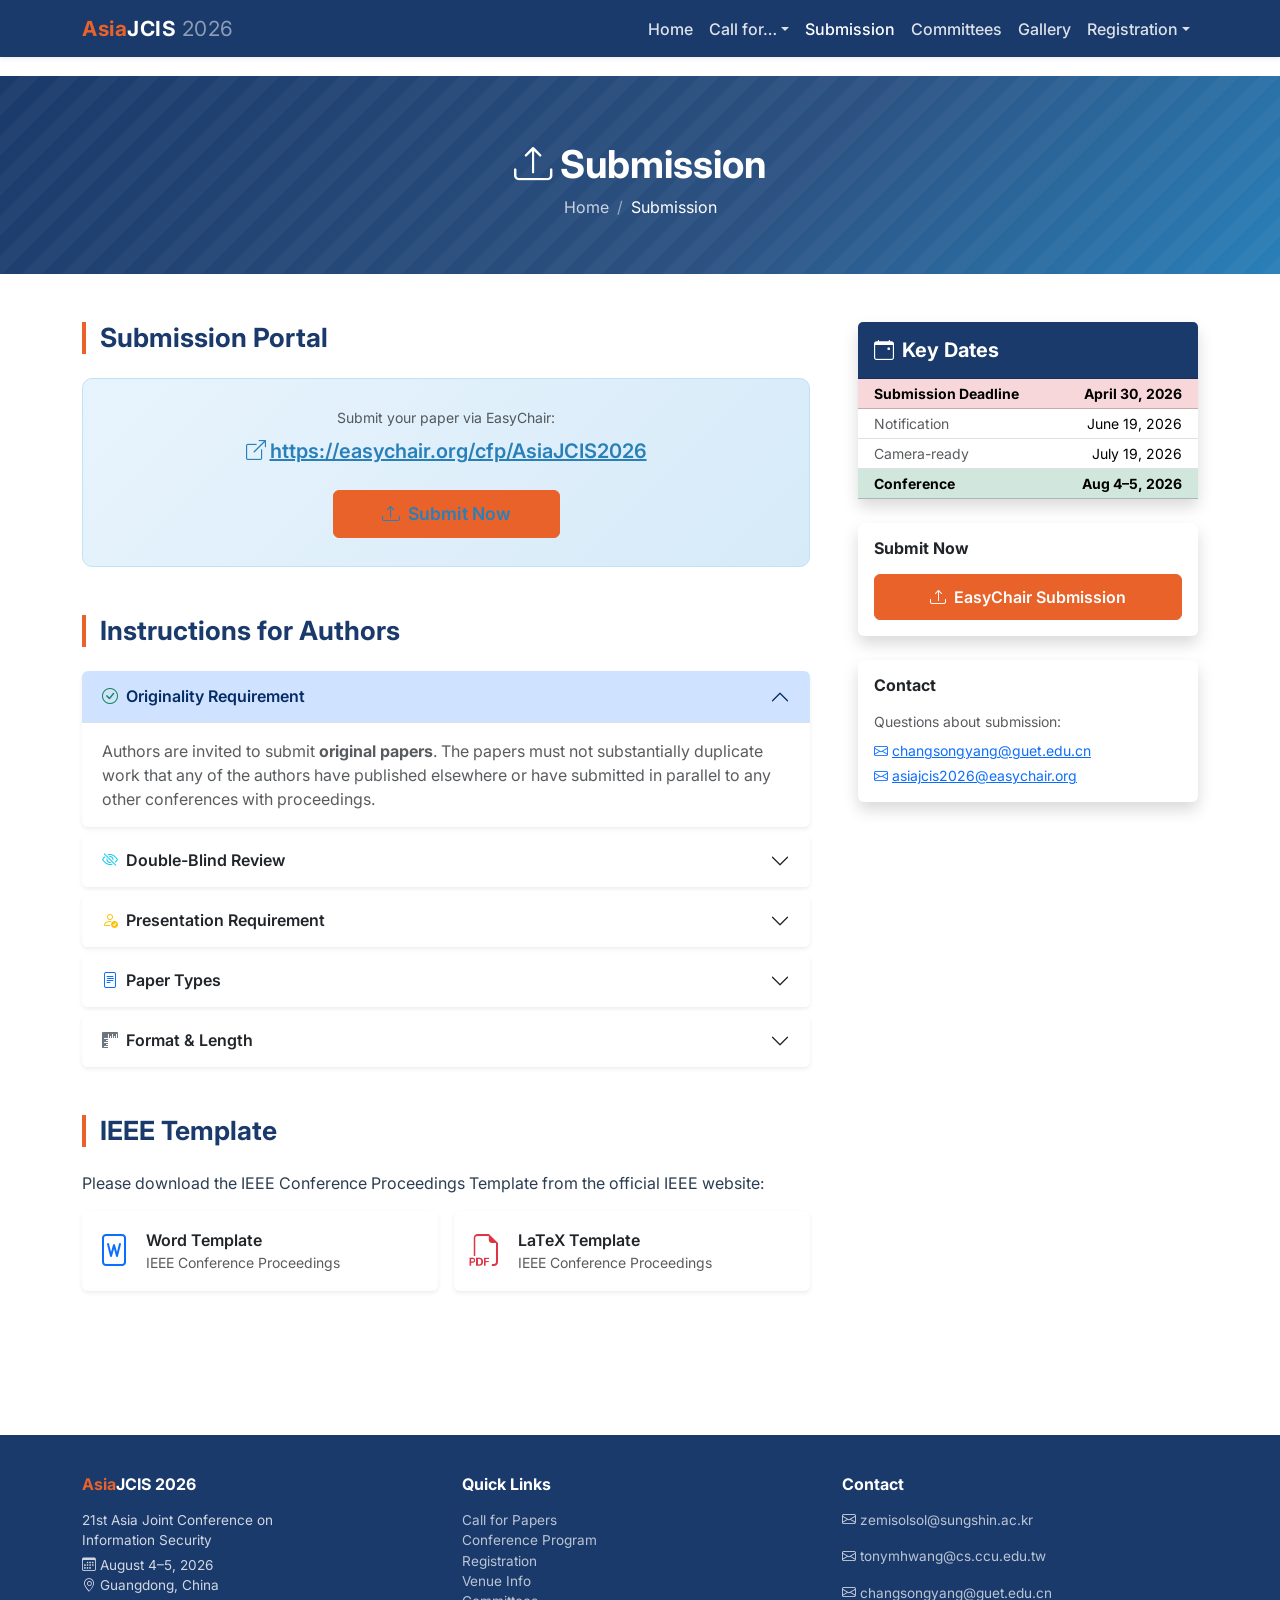
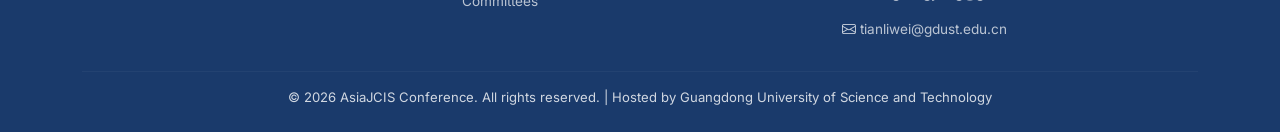
<file: submission.html>
<!DOCTYPE html>
<html lang="en">
<head>
  <meta charset="UTF-8">
  <meta name="viewport" content="width=device-width, initial-scale=1.0">
  <title>Submission – AsiaJCIS 2026</title>
  <link href="https://cdn.jsdelivr.net/npm/bootstrap@5.3.3/dist/css/bootstrap.min.css" rel="stylesheet">
  <link href="https://cdn.jsdelivr.net/npm/bootstrap-icons@1.11.3/font/bootstrap-icons.min.css" rel="stylesheet">
  <link href="https://fonts.googleapis.com/css2?family=Inter:wght@300;400;500;600;700;800&display=swap" rel="stylesheet">
  <link rel="stylesheet" href="css/style.css">
</head>
<body>
  <script src="js/nav.js"></script>

  <div class="page-hero">
    <div class="container">
      <h1><i class="bi bi-upload me-2"></i>Submission</h1>
      <nav aria-label="breadcrumb">
        <ol class="breadcrumb mb-0">
          <li class="breadcrumb-item"><a href="index.html">Home</a></li>
          <li class="breadcrumb-item active">Submission</li>
        </ol>
      </nav>
    </div>
  </div>

  <main class="py-5">
    <div class="container-xl">
      <div class="row g-5">
        <div class="col-lg-8">

          <!-- Submission Link -->
          <section class="mb-5">
            <h2 class="section-title">Submission Portal</h2>
            <div class="submission-box">
              <p class="text-muted mb-2 small">Submit your paper via EasyChair:</p>
              <a href="https://easychair.org/cfp/AsiaJCIS2026" target="_blank" class="fs-5">
                <i class="bi bi-box-arrow-up-right me-1"></i>https://easychair.org/cfp/AsiaJCIS2026
              </a>
              <div class="mt-4">
                <a href="https://easychair.org/cfp/AsiaJCIS2026" target="_blank" class="btn btn-accent btn-lg px-5">
                  <i class="bi bi-upload me-2"></i>Submit Now
                </a>
              </div>
            </div>
          </section>

          <!-- Instructions -->
          <section class="mb-5">
            <h2 class="section-title">Instructions for Authors</h2>
            <div class="accordion" id="submissionAccordion">

              <div class="accordion-item border-0 shadow-sm mb-2 rounded overflow-hidden">
                <h2 class="accordion-header">
                  <button class="accordion-button fw-semibold" type="button" data-bs-toggle="collapse" data-bs-target="#inst1">
                    <i class="bi bi-check-circle me-2 text-success"></i>Originality Requirement
                  </button>
                </h2>
                <div id="inst1" class="accordion-collapse collapse show" data-bs-parent="#submissionAccordion">
                  <div class="accordion-body text-muted">
                    Authors are invited to submit <strong>original papers</strong>. The papers must not substantially duplicate work that any of the authors have published elsewhere or have submitted in parallel to any other conferences with proceedings.
                  </div>
                </div>
              </div>

              <div class="accordion-item border-0 shadow-sm mb-2 rounded overflow-hidden">
                <h2 class="accordion-header">
                  <button class="accordion-button collapsed fw-semibold" type="button" data-bs-toggle="collapse" data-bs-target="#inst2">
                    <i class="bi bi-eye-slash me-2 text-info"></i>Double-Blind Review
                  </button>
                </h2>
                <div id="inst2" class="accordion-collapse collapse" data-bs-parent="#submissionAccordion">
                  <div class="accordion-body text-muted">
                    This conference adopts a <strong>double-blind peer review</strong>. The submitted manuscripts must be anonymous, with <strong>no author names, affiliations, acknowledgements, or obvious references</strong> to the authors' previous work.
                  </div>
                </div>
              </div>

              <div class="accordion-item border-0 shadow-sm mb-2 rounded overflow-hidden">
                <h2 class="accordion-header">
                  <button class="accordion-button collapsed fw-semibold" type="button" data-bs-toggle="collapse" data-bs-target="#inst3">
                    <i class="bi bi-person-check me-2 text-warning"></i>Presentation Requirement
                  </button>
                </h2>
                <div id="inst3" class="accordion-collapse collapse" data-bs-parent="#submissionAccordion">
                  <div class="accordion-body text-muted">
                    Authors of accepted papers <strong class="text-danger">MUST</strong> give an oral presentation at the conference. Papers of authors who do not attend will be removed from the conference proceedings and announced as <strong>no-show papers</strong>.
                  </div>
                </div>
              </div>

              <div class="accordion-item border-0 shadow-sm mb-2 rounded overflow-hidden">
                <h2 class="accordion-header">
                  <button class="accordion-button collapsed fw-semibold" type="button" data-bs-toggle="collapse" data-bs-target="#inst4">
                    <i class="bi bi-file-text me-2 text-primary"></i>Paper Types
                  </button>
                </h2>
                <div id="inst4" class="accordion-collapse collapse" data-bs-parent="#submissionAccordion">
                  <div class="accordion-body text-muted">
                    We accept both <strong>regular papers</strong> and <strong>short papers</strong>. Once accepted, the program committee will decide whether the paper will be presented as a regular or short paper.
                  </div>
                </div>
              </div>

              <div class="accordion-item border-0 shadow-sm mb-2 rounded overflow-hidden">
                <h2 class="accordion-header">
                  <button class="accordion-button collapsed fw-semibold" type="button" data-bs-toggle="collapse" data-bs-target="#inst5">
                    <i class="bi bi-rulers me-2 text-secondary"></i>Format &amp; Length
                  </button>
                </h2>
                <div id="inst5" class="accordion-collapse collapse" data-bs-parent="#submissionAccordion">
                  <div class="accordion-body text-muted">
                    <ul class="mb-0">
                      <li>Written in <strong>English</strong>, at most <strong>8 pages</strong> (including references and appendices). Extra payment required for additional pages.</li>
                      <li>Formatted to <strong>US Letter size</strong> (8.5 × 11 in).</li>
                      <li><strong>Two-column IEEE format</strong> for conference proceedings.</li>
                      <li>Print area: 6-1/2 in wide × 8-7/8 in high; columns 3-1/16 in wide, 3/8 in space between them.</li>
                      <li>Single-spaced 10-point Times, fully justified.</li>
                      <li>Submit in <strong>PDF format</strong>.</li>
                    </ul>
                  </div>
                </div>
              </div>

            </div><!-- /accordion -->
          </section>

          <!-- IEEE Template -->
          <section class="mb-5">
            <h2 class="section-title">IEEE Template</h2>
            <p>Please download the IEEE Conference Proceedings Template from the official IEEE website:</p>
            <div class="row g-3">
              <div class="col-sm-6">
                <a href="https://www.ieee.org/conferences/publishing/templates.html" target="_blank" class="card text-decoration-none border-0 shadow-sm h-100">
                  <div class="card-body d-flex align-items-center gap-3">
                    <i class="bi bi-file-word fs-2 text-primary"></i>
                    <div>
                      <div class="fw-semibold">Word Template</div>
                      <div class="text-muted small">IEEE Conference Proceedings</div>
                    </div>
                  </div>
                </a>
              </div>
              <div class="col-sm-6">
                <a href="https://www.ieee.org/conferences/publishing/templates.html" target="_blank" class="card text-decoration-none border-0 shadow-sm h-100">
                  <div class="card-body d-flex align-items-center gap-3">
                    <i class="bi bi-filetype-pdf fs-2 text-danger"></i>
                    <div>
                      <div class="fw-semibold">LaTeX Template</div>
                      <div class="text-muted small">IEEE Conference Proceedings</div>
                    </div>
                  </div>
                </a>
              </div>
            </div>
          </section>

        </div>

        <!-- Sidebar -->
        <div class="col-lg-4">
          <div class="sticky-top" style="top:90px;">
            <div class="card border-0 shadow mb-4">
              <div class="card-header text-white py-3" style="background:var(--primary);">
                <h5 class="mb-0"><i class="bi bi-calendar-event me-2"></i>Key Dates</h5>
              </div>
              <div class="card-body p-0">
                <table class="table table-sm mb-0">
                  <tbody>
                    <tr class="table-danger"><td class="ps-3 small fw-bold">Submission Deadline</td><td class="pe-3 text-end small fw-bold">April 30, 2026</td></tr>
                    <tr><td class="ps-3 text-muted small">Notification</td><td class="pe-3 text-end small">June 19, 2026</td></tr>
                    <tr><td class="ps-3 text-muted small">Camera-ready</td><td class="pe-3 text-end small">July 19, 2026</td></tr>
                    <tr class="table-success"><td class="ps-3 small fw-bold">Conference</td><td class="pe-3 text-end small fw-bold">Aug 4–5, 2026</td></tr>
                  </tbody>
                </table>
              </div>
            </div>

            <div class="card border-0 shadow mb-4">
              <div class="card-body">
                <h6 class="fw-bold mb-3">Submit Now</h6>
                <a href="https://easychair.org/cfp/AsiaJCIS2026" target="_blank" class="btn btn-accent w-100">
                  <i class="bi bi-upload me-2"></i>EasyChair Submission
                </a>
              </div>
            </div>

            <div class="card border-0 shadow">
              <div class="card-body">
                <h6 class="fw-bold mb-3">Contact</h6>
                <p class="small text-muted mb-2">Questions about submission:</p>
                <p class="small mb-1"><i class="bi bi-envelope me-1 text-primary"></i><a href="mailto:changsongyang@guet.edu.cn">changsongyang@guet.edu.cn</a></p>
                <p class="small mb-0"><i class="bi bi-envelope me-1 text-primary"></i><a href="mailto:asiajcis2026@easychair.org">asiajcis2026@easychair.org</a></p>
              </div>
            </div>
          </div>
        </div>
      </div>
    </div>
  </main>

  <script src="https://cdn.jsdelivr.net/npm/bootstrap@5.3.3/dist/js/bootstrap.bundle.min.js"></script>
  <script src="js/footer.js"></script>
</body>
</html>
</file>
<file: css/style.css>
/* =========================================================
   AsiaJCIS 2026 – Custom Styles (Bootstrap 5 companion)
   ========================================================= */

/* ── Colour palette ── */
:root {
  --primary:    #1a3a6b;   /* deep navy */
  --accent:     #e8622a;   /* warm orange */
  --accent2:    #2980b9;   /* sky blue */
  --light-bg:   #f4f7fb;
  --border:     #dee2e6;
}

/* ── Typography ── */
body {
  font-family: 'Inter', 'Segoe UI', sans-serif;
  color: #2c3e50;
  padding-top: 76px; /* offset for fixed navbar */
}

h1, h2, h3, h4, h5 { font-weight: 700; }

/* ── Navbar ── */
.navbar-brand {
  font-size: 1.3rem;
  font-weight: 800;
  letter-spacing: .5px;
}
.navbar { background: var(--primary) !important; }
.navbar .nav-link { color: rgba(255,255,255,.85) !important; font-weight: 500; transition: color .2s; }
.navbar .nav-link:hover,
.navbar .nav-link.active { color: #fff !important; }
.navbar .dropdown-menu {
  border-top: 3px solid var(--accent);
  border-radius: 0 0 8px 8px;
  box-shadow: 0 8px 24px rgba(0,0,0,.12);
  animation: fadeInDown .2s ease;
}
@keyframes fadeInDown {
  from { opacity: 0; transform: translateY(-8px); }
  to   { opacity: 1; transform: translateY(0); }
}
.navbar .dropdown-item { padding: 8px 20px; font-size: .9rem; transition: background .15s; }
.navbar .dropdown-item:hover { background: var(--light-bg); color: var(--primary); }
.navbar .dropdown-item i { color: var(--accent); }
.navbar-toggler-icon {
  background-image: url("data:image/svg+xml,%3csvg xmlns='http://www.w3.org/2000/svg' viewBox='0 0 30 30'%3e%3cpath stroke='rgba%28255,255,255,0.85%29' stroke-linecap='round' stroke-miterlimit='10' stroke-width='2' d='M4 7h22M4 15h22M4 23h22'/%3e%3c/svg%3e");
}

/* ── Hero banner ── */
.hero-section {
  background: linear-gradient(135deg, var(--primary) 0%, #2c5282 55%, #2980b9 100%);
  color: #fff;
  padding: 110px 0 90px;
  position: relative;
  overflow: hidden;
  text-align: center;
}
.hero-section::before {
  content: "";
  position: absolute;
  inset: 0;
  background: url("data:image/svg+xml,%3Csvg width='60' height='60' viewBox='0 0 60 60' xmlns='http://www.w3.org/2000/svg'%3E%3Cg fill='none' fill-rule='evenodd'%3E%3Cg fill='%23ffffff' fill-opacity='0.03'%3E%3Cpath d='M36 34v-4h-2v4h-4v2h4v4h2v-4h4v-2h-4zm0-30V0h-2v4h-4v2h4v4h2V6h4V4h-4zM6 34v-4H4v4H0v2h4v4h2v-4h4v-2H6zM6 4V0H4v4H0v2h4v4h2V6h4V4H6z'/%3E%3C/g%3E%3C/g%3E%3C/svg%3E");
}
.hero-section::after {
  content: "";
  position: absolute;
  bottom: 0; left: 0; right: 0;
  height: 60px;
  background: linear-gradient(to bottom, transparent, rgba(255,255,255,.06));
}
.hero-section h1 { font-size: 3rem; font-weight: 800; text-shadow: 0 2px 4px rgba(0,0,0,.3); }
.hero-section .lead { font-size: 1.3rem; opacity: .9; }
.hero-badge {
  display: inline-block;
  background: var(--accent);
  color: #fff;
  padding: 6px 22px;
  border-radius: 50px;
  font-size: .95rem;
  font-weight: 600;
  margin-bottom: 20px;
  letter-spacing: .5px;
  box-shadow: 0 2px 10px rgba(232,98,42,.4);
}

/* ── Page hero (sub-pages) ── */
.page-hero {
  background: linear-gradient(135deg, var(--primary) 0%, #2c5282 60%, #2980b9 100%);
  color: #fff;
  padding: 65px 0 55px;
  text-align: center;
  position: relative;
  overflow: hidden;
}
.page-hero::before {
  content: "";
  position: absolute;
  inset: 0;
  background: url("data:image/svg+xml,%3Csvg width='40' height='40' viewBox='0 0 40 40' xmlns='http://www.w3.org/2000/svg'%3E%3Cg fill='%23ffffff' fill-opacity='0.03' fill-rule='evenodd'%3E%3Cpath d='M0 40L40 0H20L0 20M40 40V20L20 40'/%3E%3C/g%3E%3C/svg%3E");
}
.page-hero h1 { font-size: 2.4rem; margin-bottom: 8px; position: relative; }
.page-hero .breadcrumb { background: transparent; justify-content: center; position: relative; }
.page-hero .breadcrumb-item,
.page-hero .breadcrumb-item a { color: rgba(255,255,255,.75); text-decoration: none; }
.page-hero .breadcrumb-item.active { color: #fff; }
.page-hero .breadcrumb-item+.breadcrumb-item::before { color: rgba(255,255,255,.5); }

/* ── Section headings ── */
.section-title {
  color: var(--primary);
  border-left: 4px solid var(--accent);
  padding-left: 14px;
  margin-bottom: 24px;
  font-size: 1.65rem;
}
.section-subtitle {
  color: var(--primary);
  border-bottom: 2px solid var(--accent2);
  padding-bottom: 8px;
  margin: 32px 0 18px;
  font-size: 1.15rem;
}

/* ── Cards ── */
.info-card {
  border: none;
  border-radius: 12px;
  box-shadow: 0 2px 18px rgba(26,58,107,.09);
  transition: transform .25s, box-shadow .25s;
}
.info-card:hover {
  transform: translateY(-5px);
  box-shadow: 0 10px 32px rgba(26,58,107,.16);
}
.card-icon { font-size: 2.4rem; color: var(--accent2); margin-bottom: 12px; }

/* ── Dates table ── */
.dates-table th { background: var(--primary); color: #fff; }
.dates-table td { vertical-align: middle; }
.dates-table tr:last-child td { font-weight: 700; }

/* ── News items ── */
.news-item { border-left: 4px solid var(--accent2); padding-left: 16px; margin-bottom: 18px; }
.news-date { font-size: .8rem; color: #888; }
.badge-new {
  display: inline-block;
  background: var(--accent2);
  color: #fff;
  font-size: .72rem;
  padding: 3px 10px;
  border-radius: 20px;
  margin-right: 8px;
  vertical-align: middle;
}

/* ── Program table ── */
.program-table th { background: var(--primary); color: #fff; white-space: nowrap; }
.program-table td { font-size: .875rem; vertical-align: middle; }
.program-table .session-break    { background: #f8f9fa; font-style: italic; color: #777; }
.program-table .session-keynote  { background: #fff3cd; }
.program-table .session-invited  { background: #d1ecf1; }
.program-table .session-regular  { background: #d4edda; }
.program-label {
  display: inline-block;
  padding: 2px 8px;
  border-radius: 4px;
  font-size: .75rem;
  font-weight: 600;
}
.label-regular { background: #28a745; color: #fff; }
.label-short   { background: #17a2b8; color: #fff; }

/* ── Committee ── */
.committee-card {
  background: var(--light-bg);
  border-radius: 10px;
  padding: 24px;
  margin-bottom: 20px;
  border-left: 4px solid var(--accent2);
  transition: box-shadow .2s;
}
.committee-card:hover { box-shadow: 0 4px 20px rgba(26,58,107,.10); }
.committee-card h4 {
  color: var(--primary);
  border-bottom: 2px solid var(--accent);
  padding-bottom: 10px;
  margin-bottom: 16px;
  font-size: 1.1rem;
}
.committee-card li { font-size: .9rem; padding: 3px 0; }

/* ── Registration tabs ── */
.lang-tab-btn { min-width: 200px; }
.reg-fee-table th { background: var(--primary); color: #fff; }

/* ── Submission box ── */
.submission-box {
  background: linear-gradient(135deg, #e8f4fd 0%, #d6eaf8 100%);
  border: 1px solid #bee3f8;
  border-radius: 10px;
  padding: 28px;
  text-align: center;
  margin: 18px 0;
}
.submission-box a { font-size: 1.1rem; font-weight: 600; color: var(--accent2); word-break: break-all; }

/* ── Venue ── */
.venue-map iframe {
  border-radius: 10px;
  border: 1px solid var(--border) !important;
  box-shadow: 0 4px 16px rgba(0,0,0,.08);
}

/* ── Proceedings ── */
.proceedings-unlock {
  max-width: 480px;
  margin: 70px auto;
  text-align: center;
}
.proceedings-unlock .lock-icon { font-size: 4.5rem; color: var(--primary); margin-bottom: 20px; }

/* ── Gallery ── */
.gallery-card {
  border-radius: 12px;
  overflow: hidden;
  box-shadow: 0 4px 18px rgba(0,0,0,.12);
  transition: transform .25s, box-shadow .25s;
}
.gallery-card:hover {
  transform: scale(1.03);
  box-shadow: 0 10px 30px rgba(0,0,0,.18);
}
.gallery-card img { height: 220px; object-fit: cover; width: 100%; }

/* ── Awards ── */
.award-card {
  background: linear-gradient(135deg, #fff9e6 0%, #fff3cd 100%);
  border: 2px solid #ffc107;
  border-radius: 14px;
  padding: 36px;
  text-align: center;
  box-shadow: 0 4px 20px rgba(255,193,7,.2);
}
.award-icon { font-size: 3.5rem; color: #ffc107; margin-bottom: 14px; }

/* ── Countdown ── */
.countdown-box {
  background: rgba(255,255,255,.12);
  border: 1px solid rgba(255,255,255,.2);
  border-radius: 10px;
  padding: 18px 28px;
  display: inline-flex;
  gap: 28px;
  margin-top: 20px;
  backdrop-filter: blur(4px);
}
.countdown-unit { text-align: center; }
.countdown-num { font-size: 2.2rem; font-weight: 800; line-height: 1; }
.countdown-label { font-size: .72rem; opacity: .8; letter-spacing: 1px; text-transform: uppercase; margin-top: 4px; }

/* ── Quick stats bar ── */
.stats-bar { background: var(--primary); }
.stats-bar .stat-num { font-size: 2rem; font-weight: 800; }

/* ── Footer ── */
footer {
  background: var(--primary);
  color: rgba(255,255,255,.8);
  padding: 40px 0 24px;
  font-size: .9rem;
}
footer a { color: rgba(255,255,255,.7); text-decoration: none; transition: color .2s; }
footer a:hover { color: #fff; }
footer .footer-divider { border-color: rgba(255,255,255,.15); }

/* ── Buttons ── */
.btn-primary-custom {
  background: var(--primary);
  border-color: var(--primary);
  color: #fff;
  padding: 10px 28px;
  border-radius: 6px;
  font-weight: 600;
  transition: background .2s, transform .15s;
}
.btn-primary-custom:hover {
  background: #142d56;
  border-color: #142d56;
  color: #fff;
  transform: translateY(-1px);
}
.btn-accent {
  background: var(--accent);
  border-color: var(--accent);
  color: #fff;
  padding: 10px 28px;
  border-radius: 6px;
  font-weight: 600;
  transition: background .2s, transform .15s;
}
.btn-accent:hover {
  background: #c95520;
  border-color: #c95520;
  color: #fff;
  transform: translateY(-1px);
}

/* ── Keynote speaker card ── */
.speaker-card {
  border: none;
  border-radius: 12px;
  overflow: hidden;
  box-shadow: 0 4px 20px rgba(26,58,107,.1);
  transition: transform .25s, box-shadow .25s;
}
.speaker-card:hover {
  transform: translateY(-4px);
  box-shadow: 0 10px 32px rgba(26,58,107,.18);
}
.speaker-card .speaker-header {
  background: linear-gradient(135deg, var(--primary) 0%, #2c5282 100%);
  color: #fff;
  padding: 20px;
}
.speaker-avatar {
  width: 80px; height: 80px;
  border-radius: 50%;
  background: rgba(255,255,255,.15);
  display: flex; align-items: center; justify-content: center;
  font-size: 2rem;
  color: #fff;
  margin: 0 auto 12px;
  border: 3px solid rgba(255,255,255,.3);
}

/* ── TPC member item ── */
.tpc-member {
  display: flex;
  align-items: flex-start;
  gap: 10px;
  padding: 8px 0;
  border-bottom: 1px solid rgba(0,0,0,.06);
}
.tpc-member:last-child { border-bottom: none; }
.tpc-member .tpc-icon {
  width: 32px; height: 32px;
  border-radius: 50%;
  background: var(--primary);
  color: #fff;
  display: flex; align-items: center; justify-content: center;
  font-size: .75rem;
  flex-shrink: 0;
  font-weight: 700;
  margin-top: 2px;
}

/* ── Smooth scroll & transitions ── */
html { scroll-behavior: smooth; }
a { transition: color .2s; }

/* ── Responsive ── */
@media (max-width: 991px) {
  .navbar .dropdown-menu { animation: none; box-shadow: none; border-top: none; border-left: 3px solid var(--accent); border-radius: 0; margin-left: 16px; }
}
@media (max-width: 768px) {
  .hero-section { padding: 80px 0 70px; }
  .hero-section h1 { font-size: 2.1rem; }
  .hero-section .lead { font-size: 1.1rem; }
  body { padding-top: 70px; }
  .countdown-box { gap: 16px; padding: 14px 18px; }
  .countdown-num { font-size: 1.7rem; }
}
@media (max-width: 480px) {
  .hero-section h1 { font-size: 1.7rem; }
  .page-hero h1 { font-size: 1.8rem; }
  .section-title { font-size: 1.35rem; }
}
</file>
